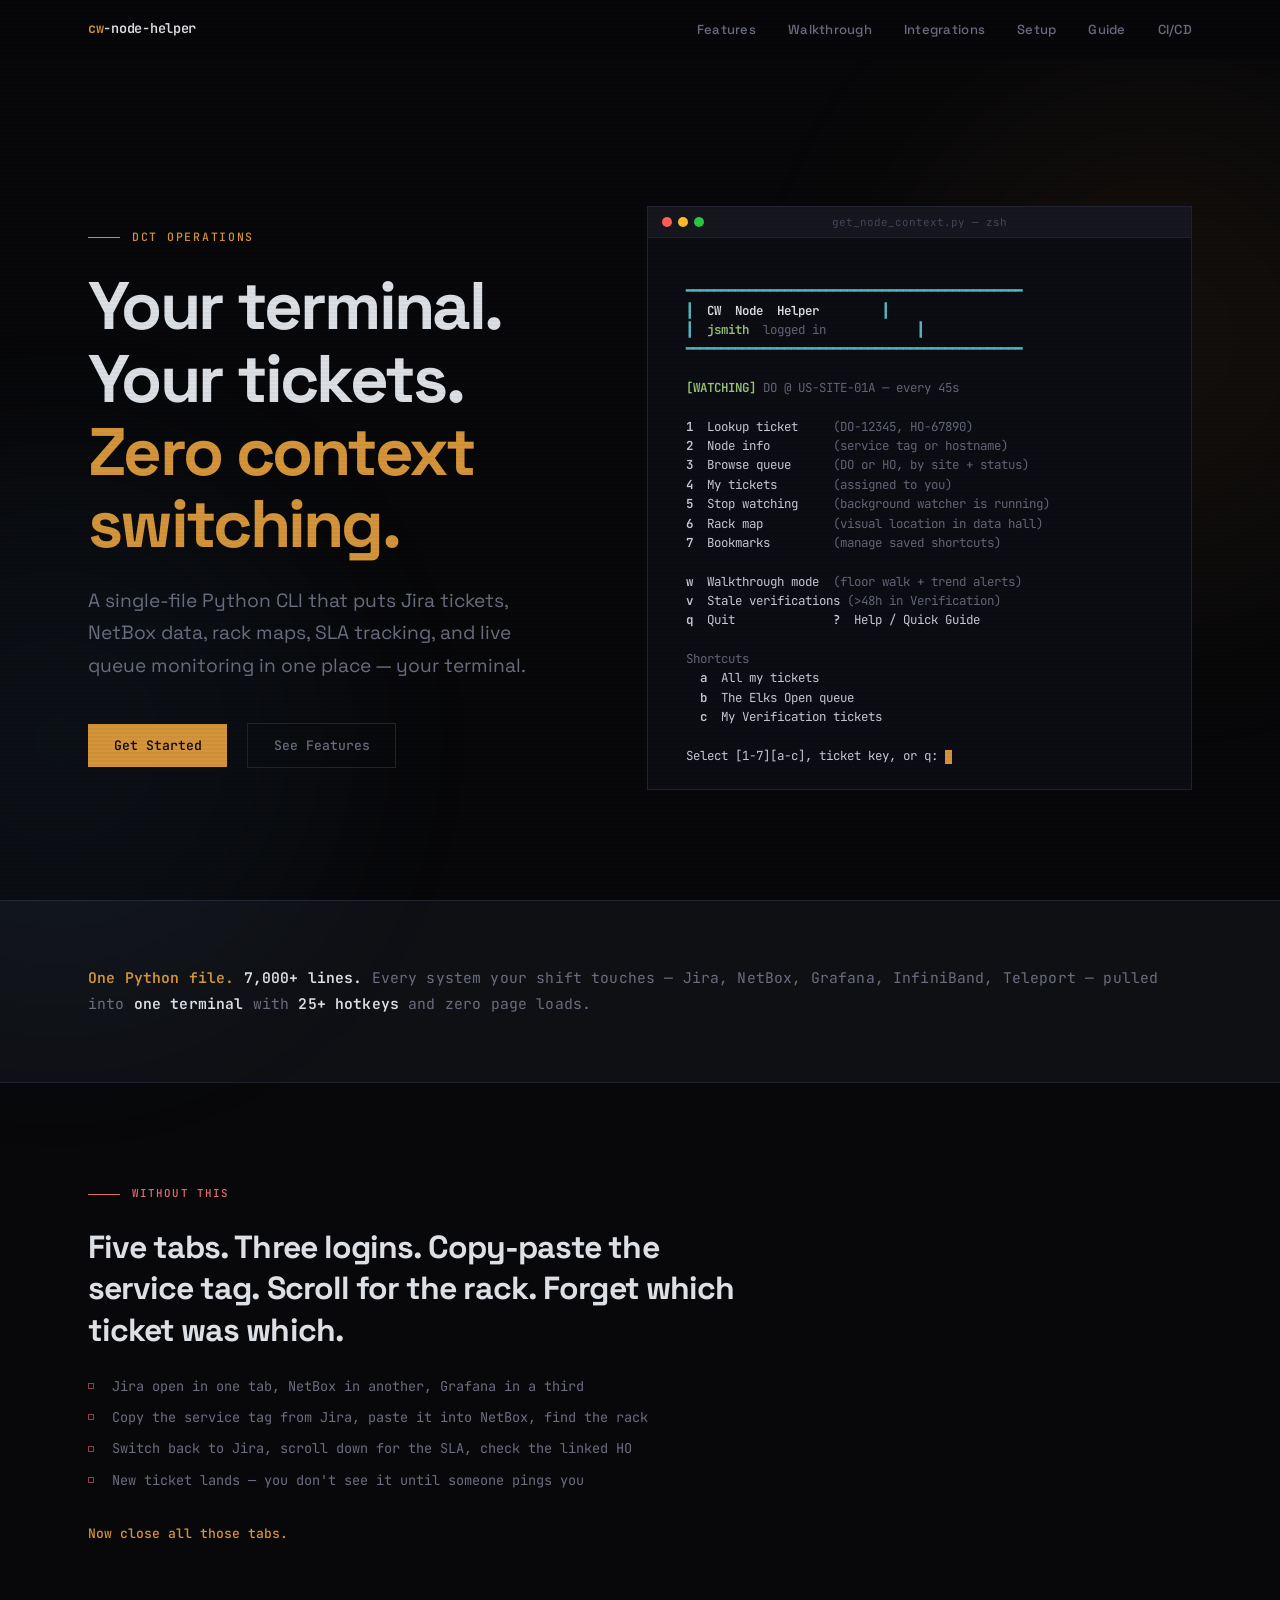
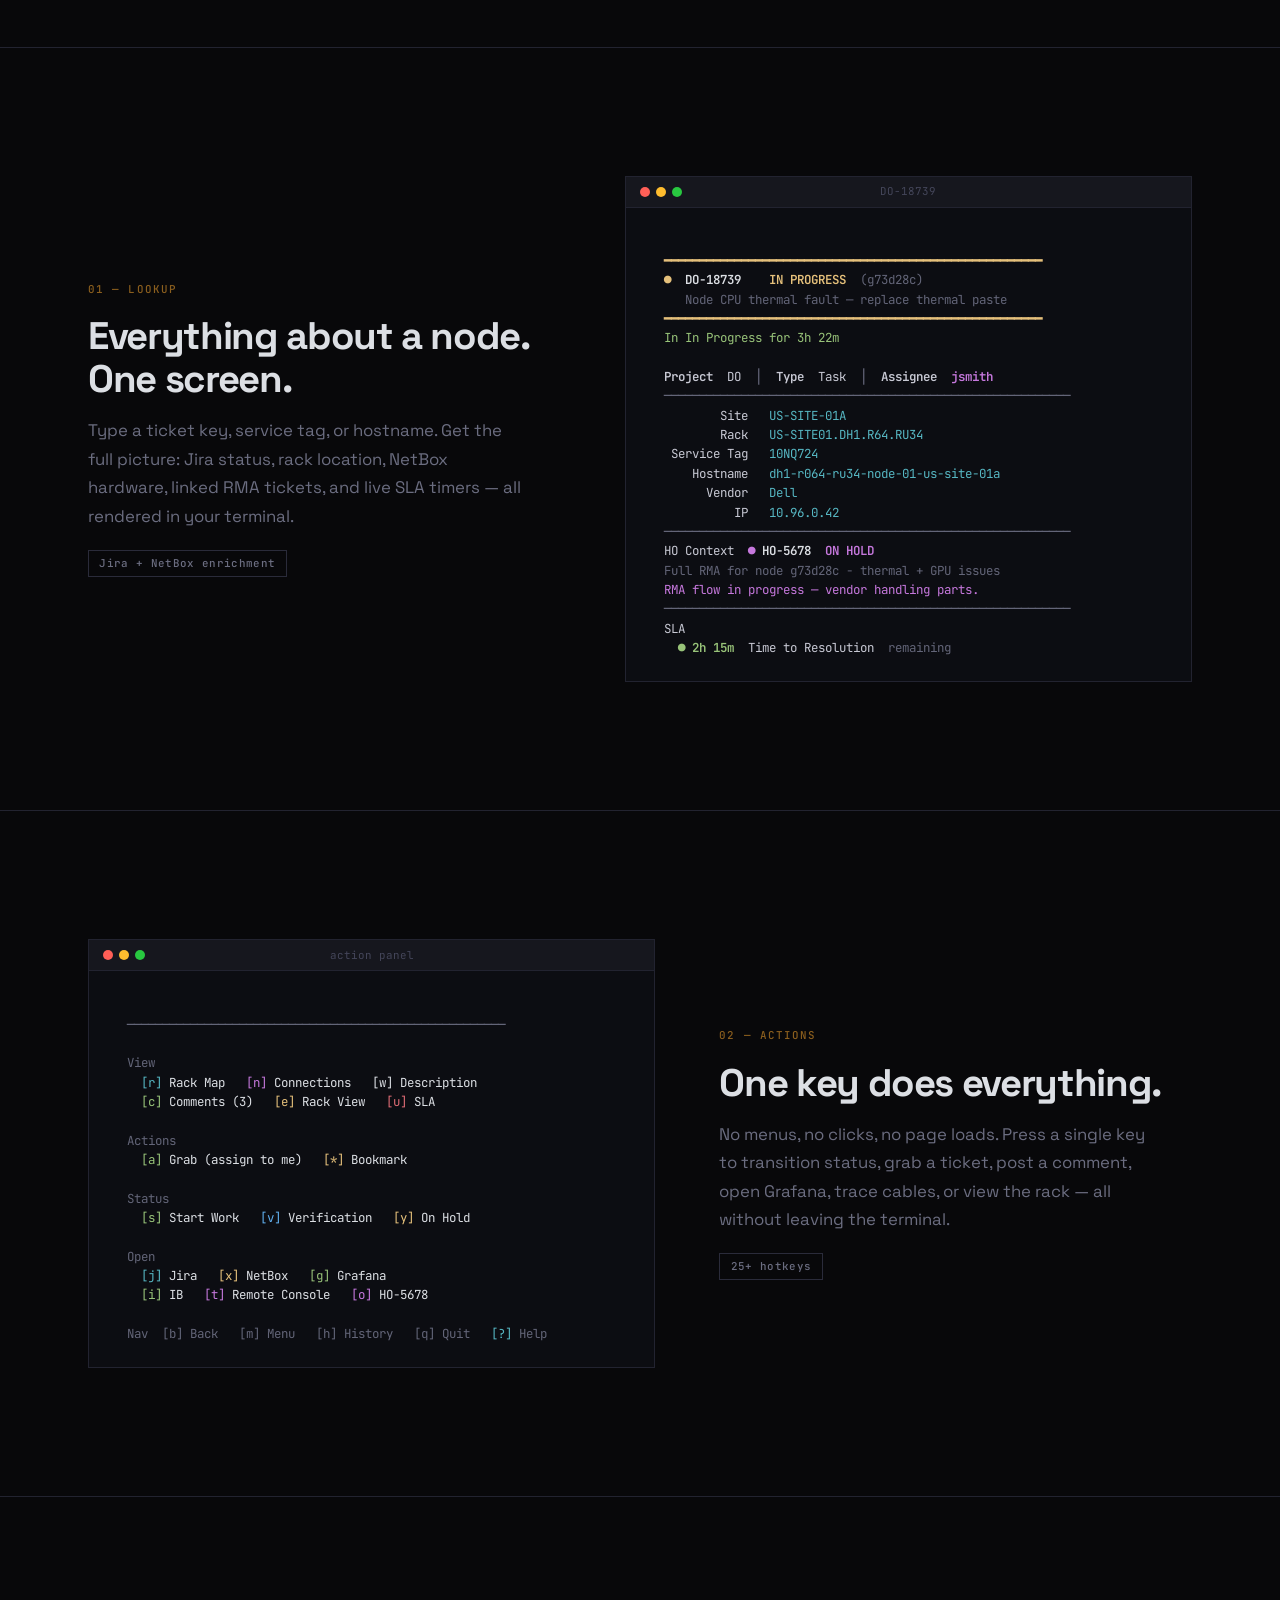
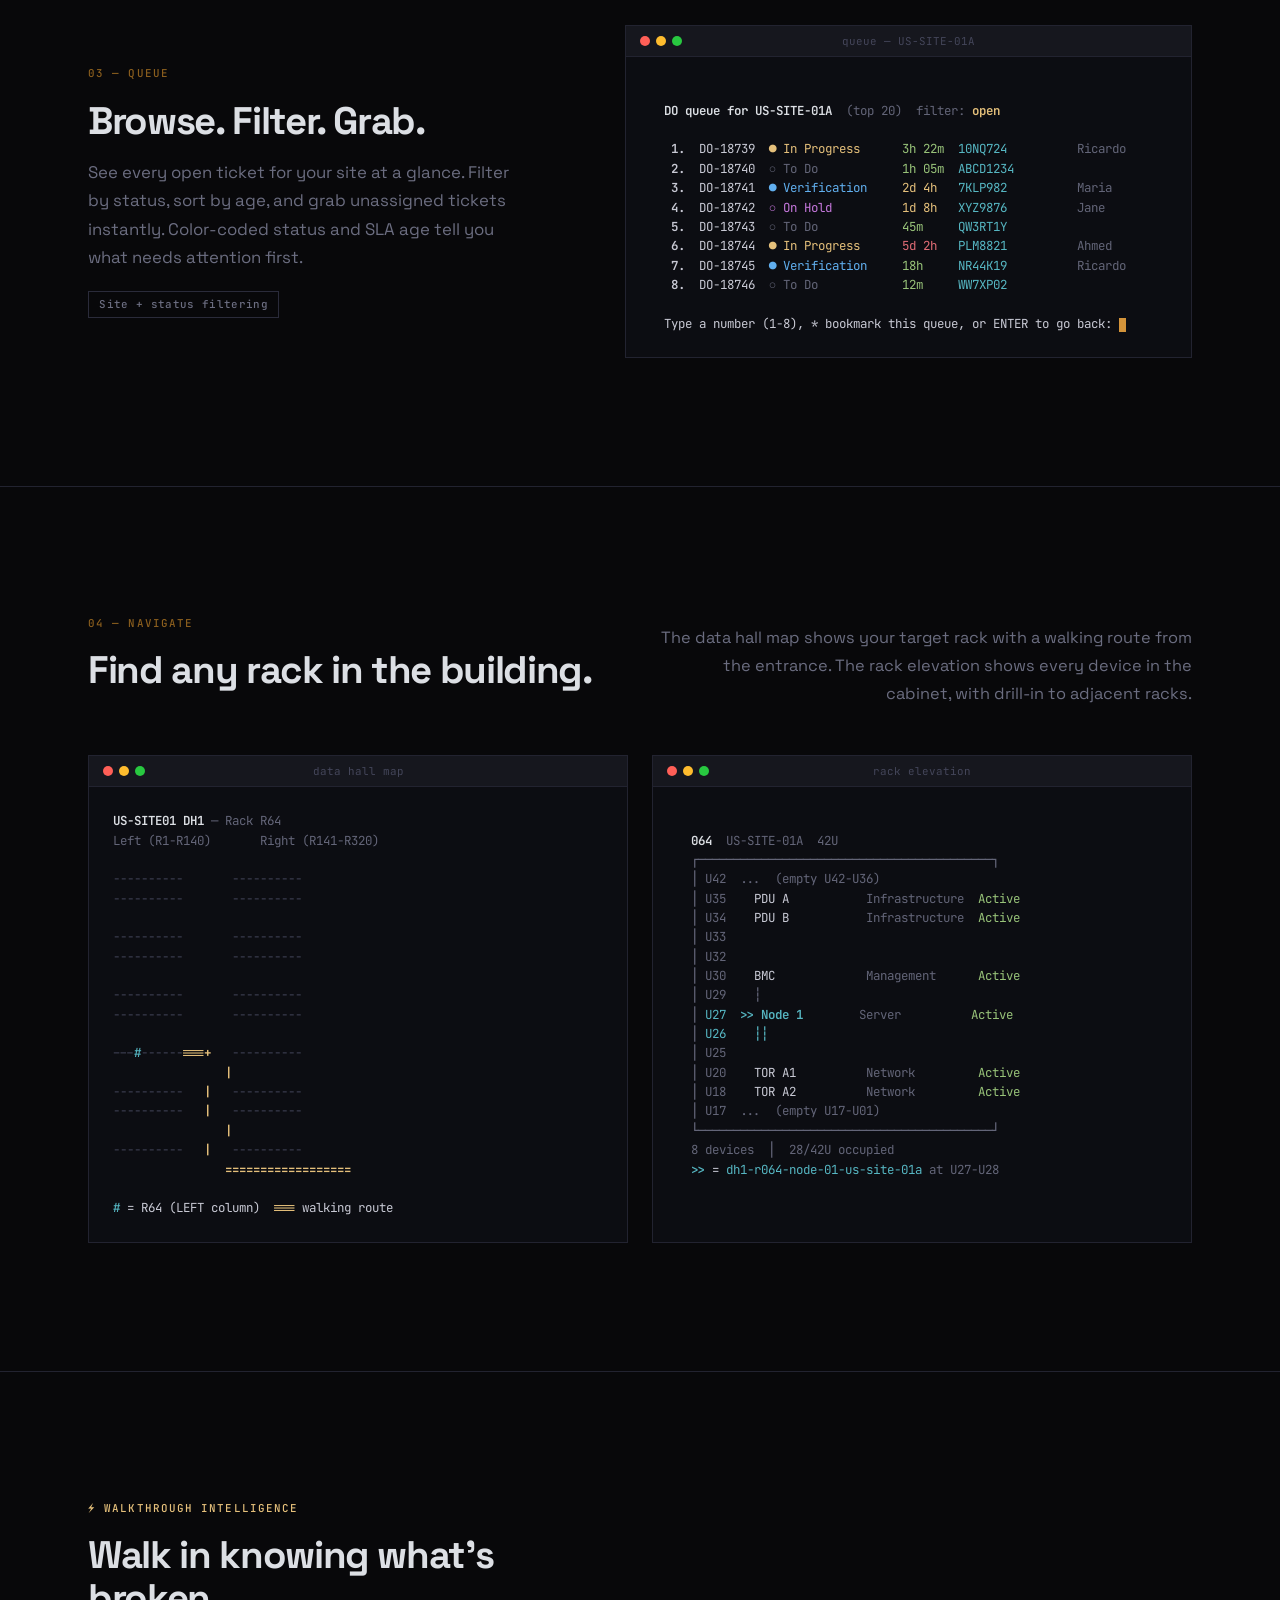
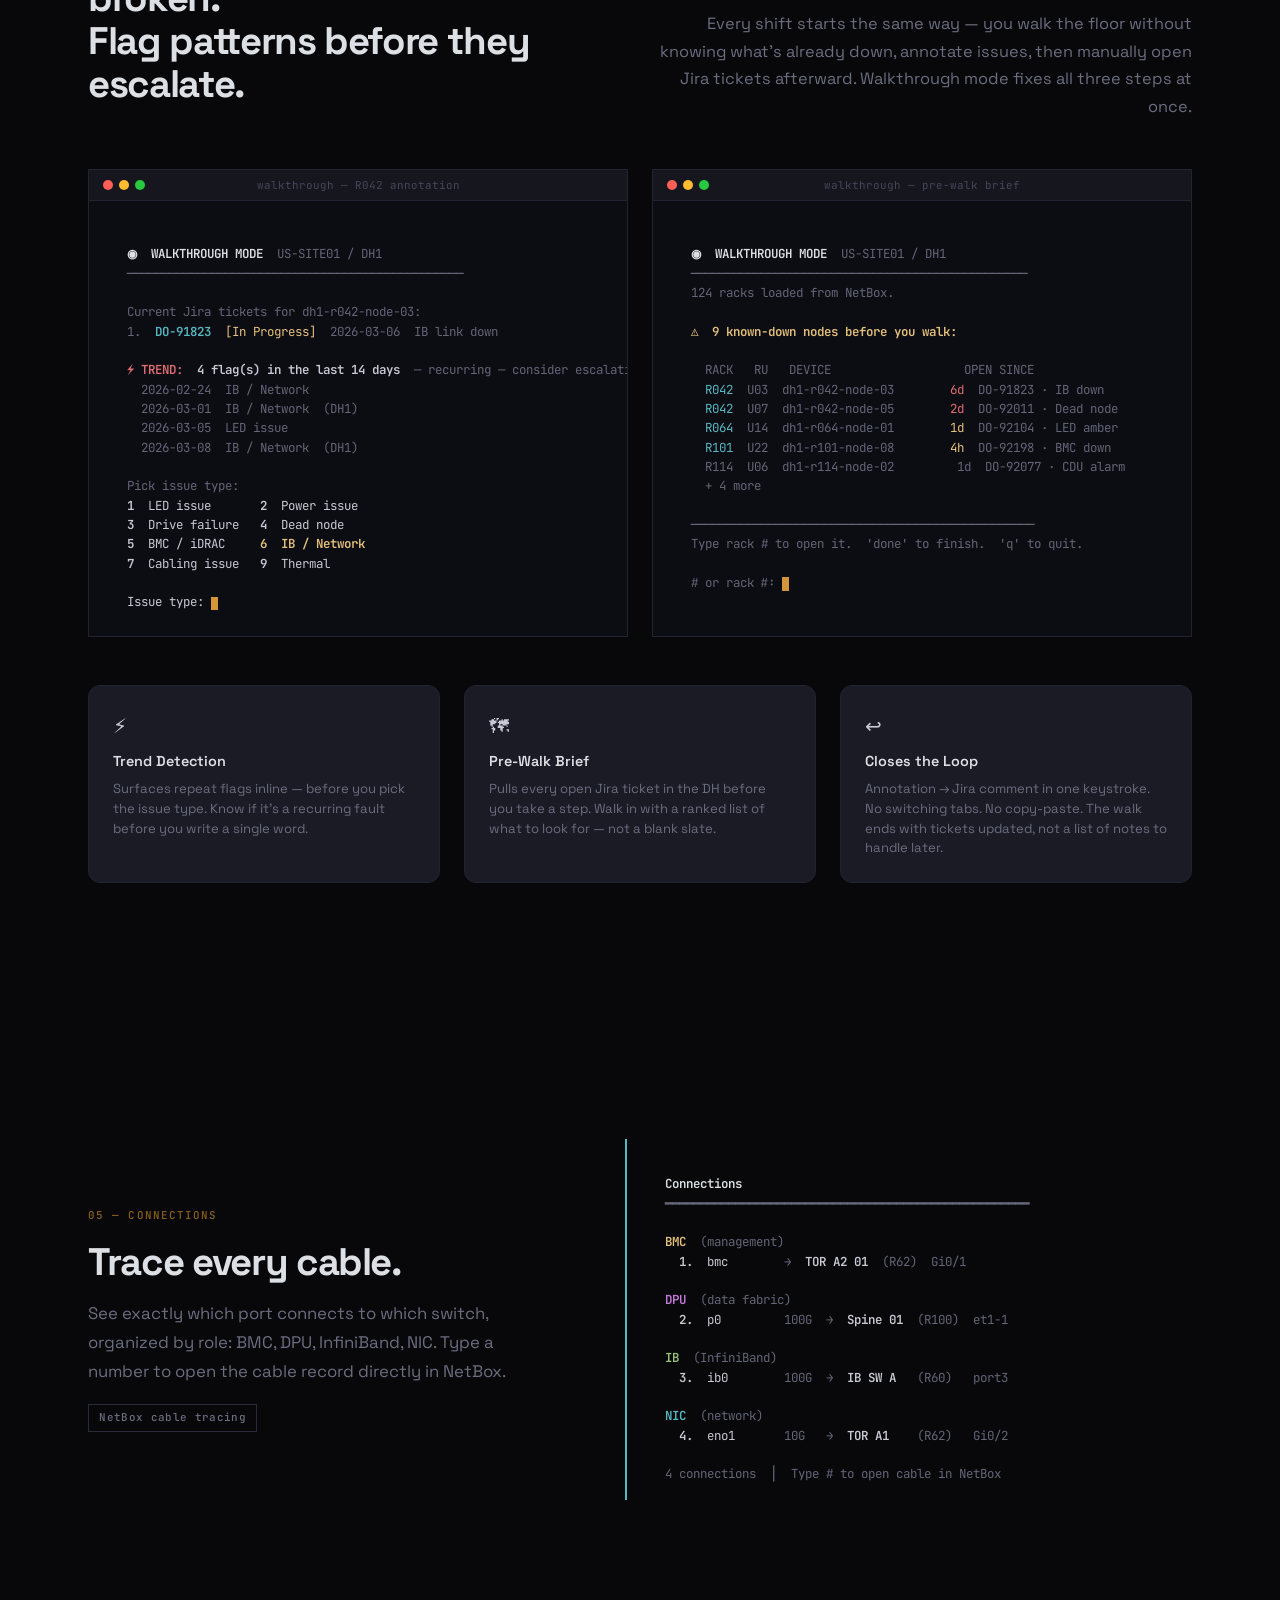
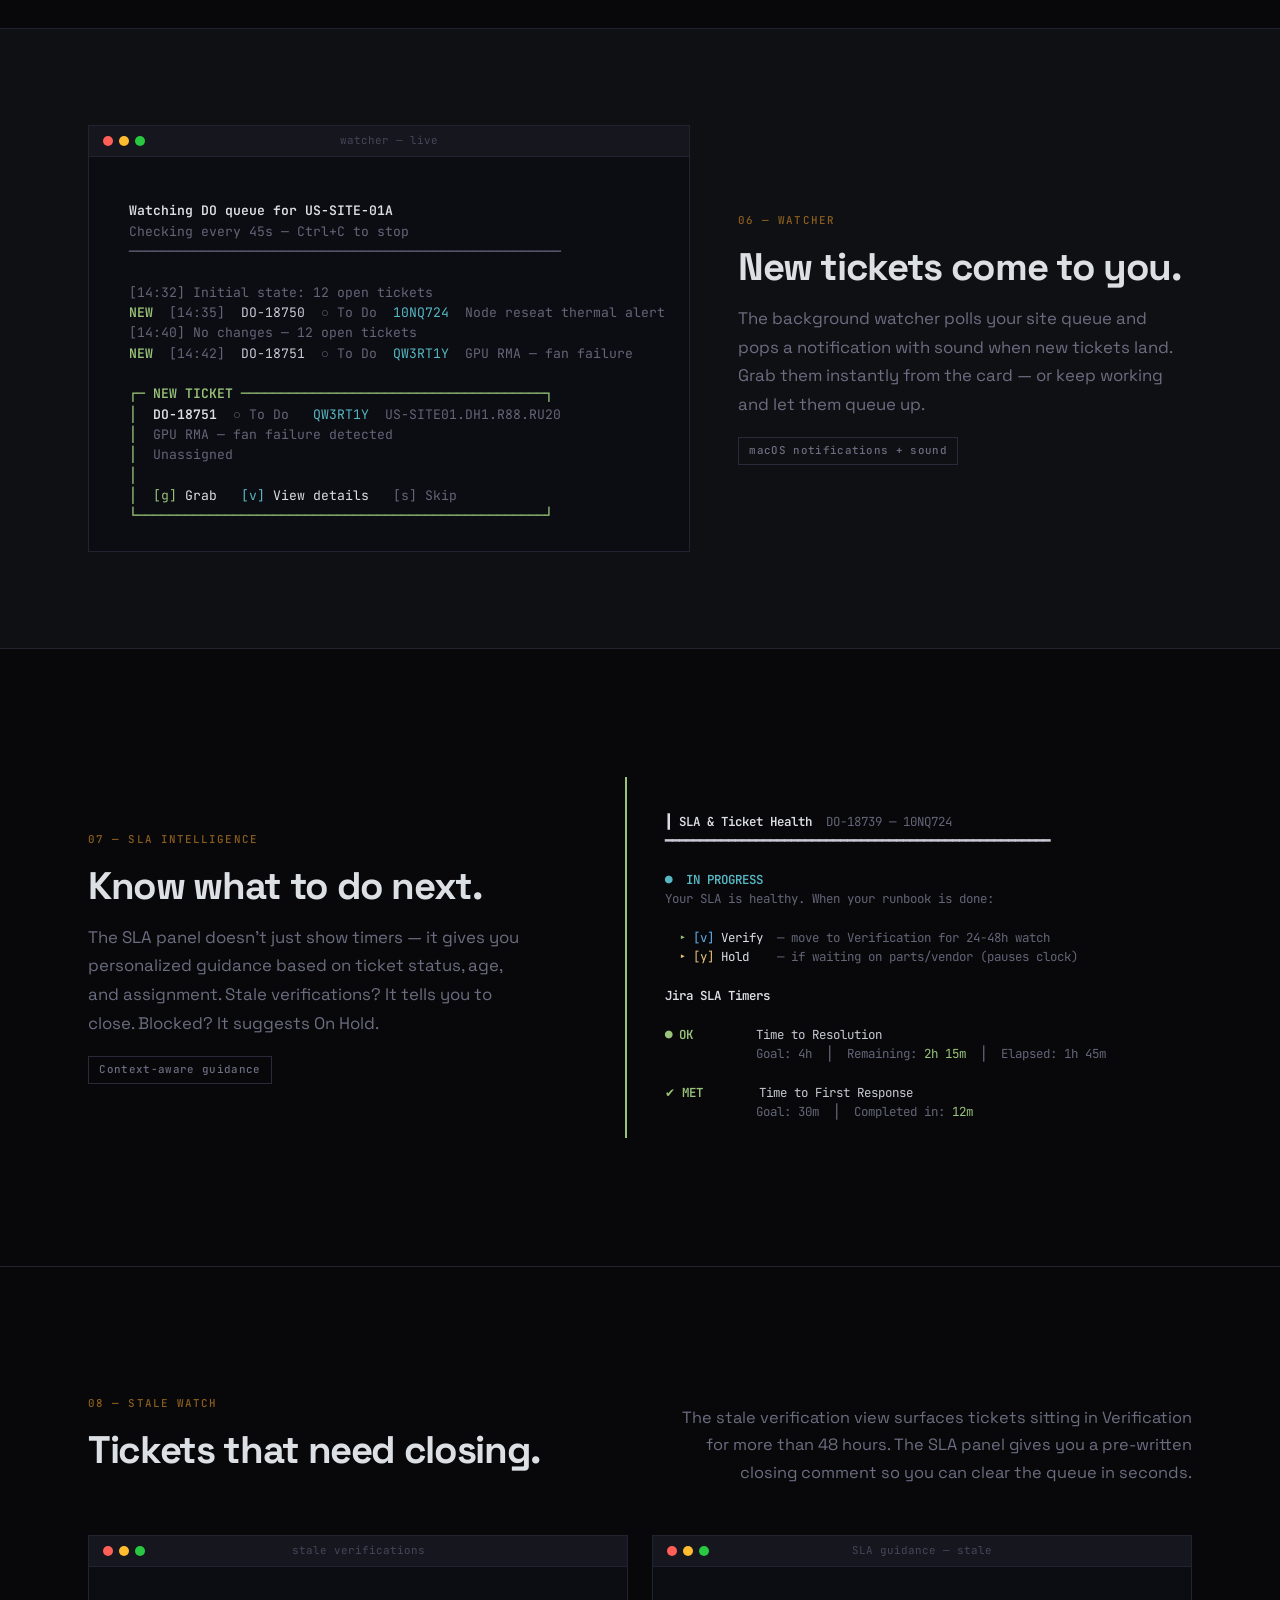
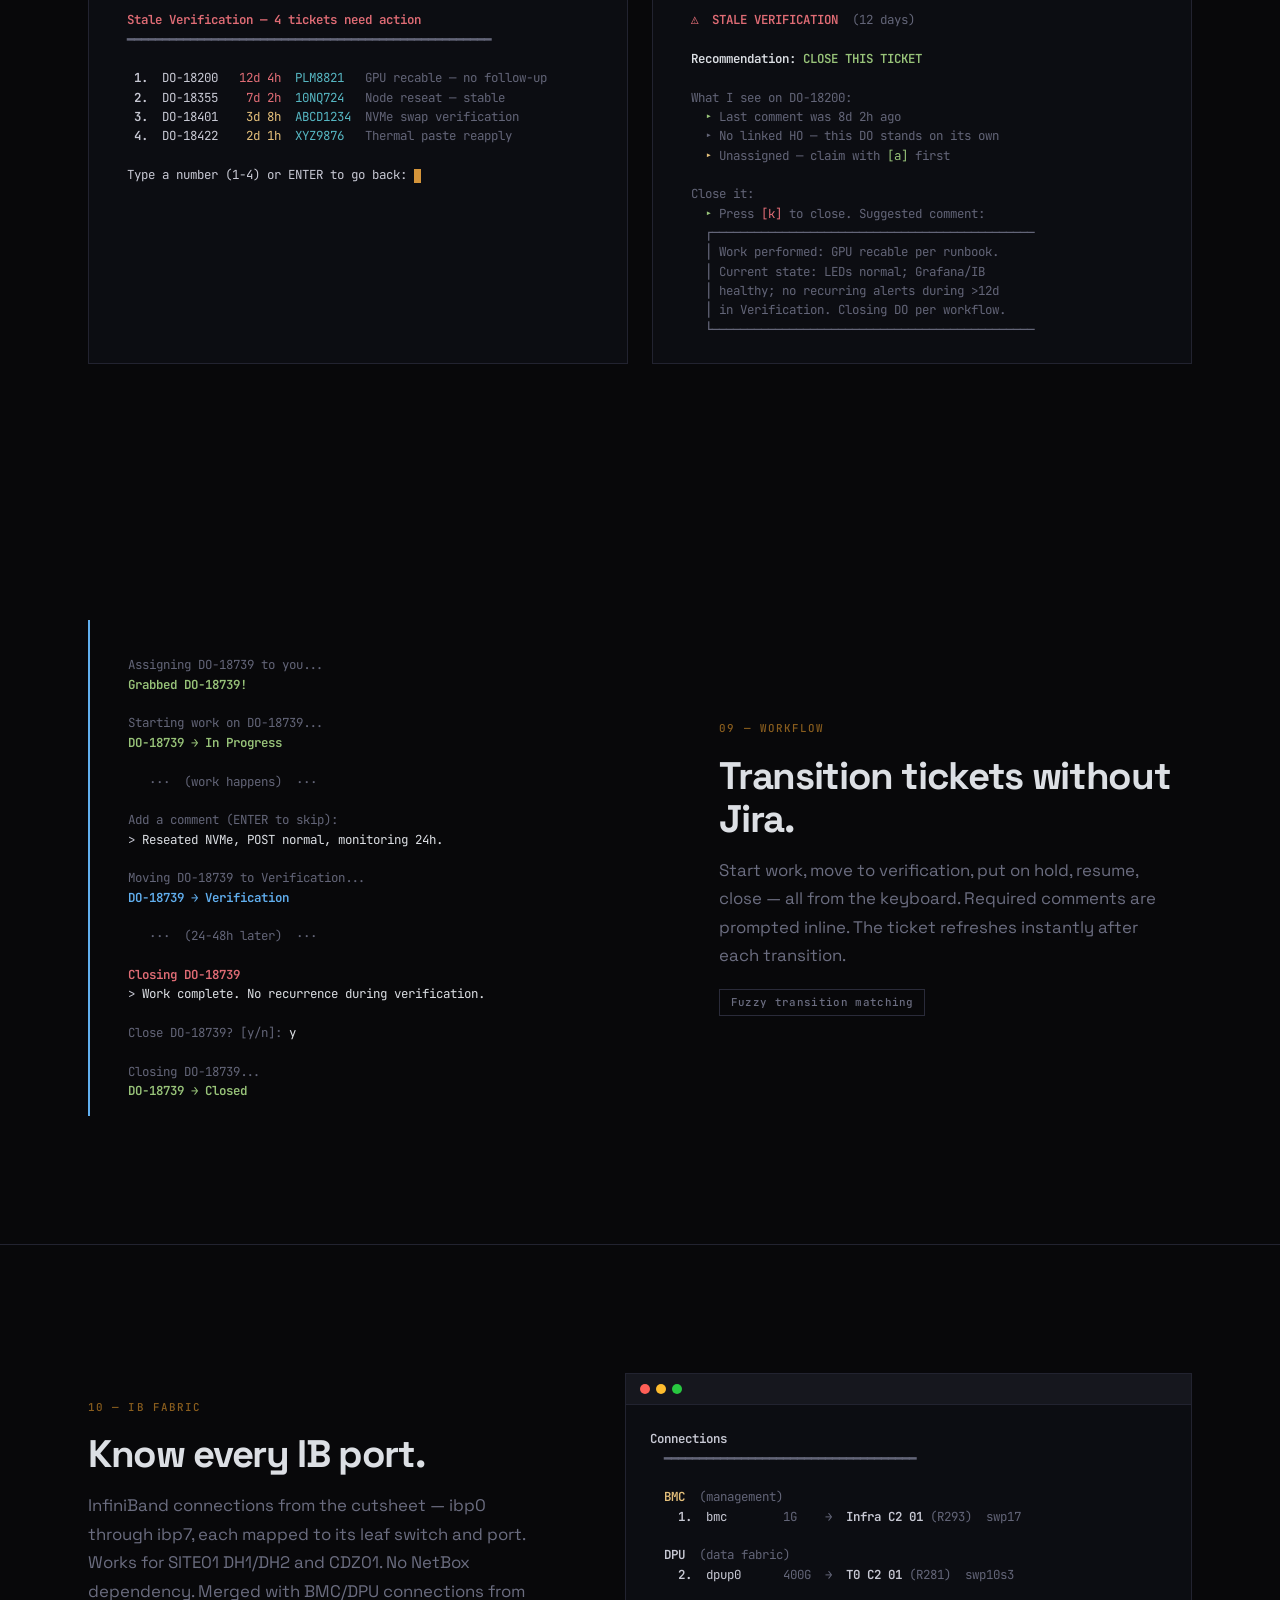
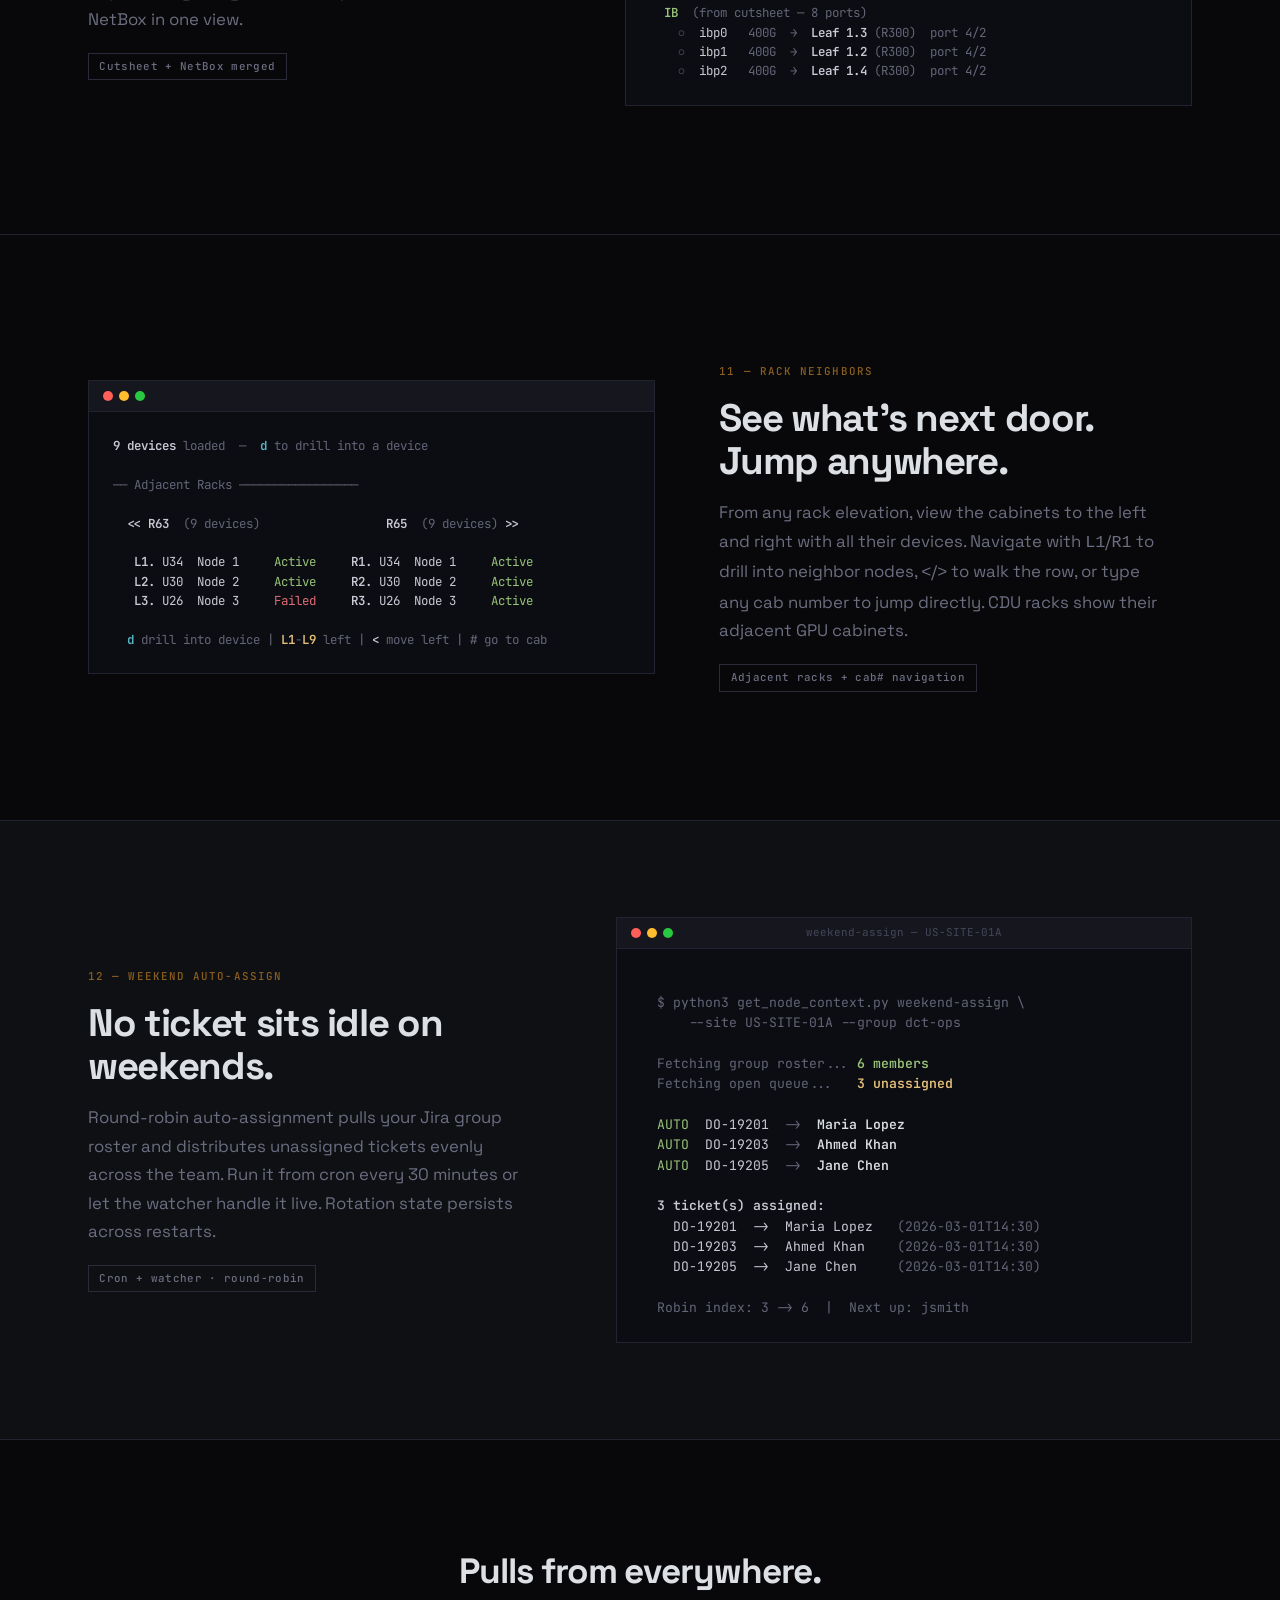
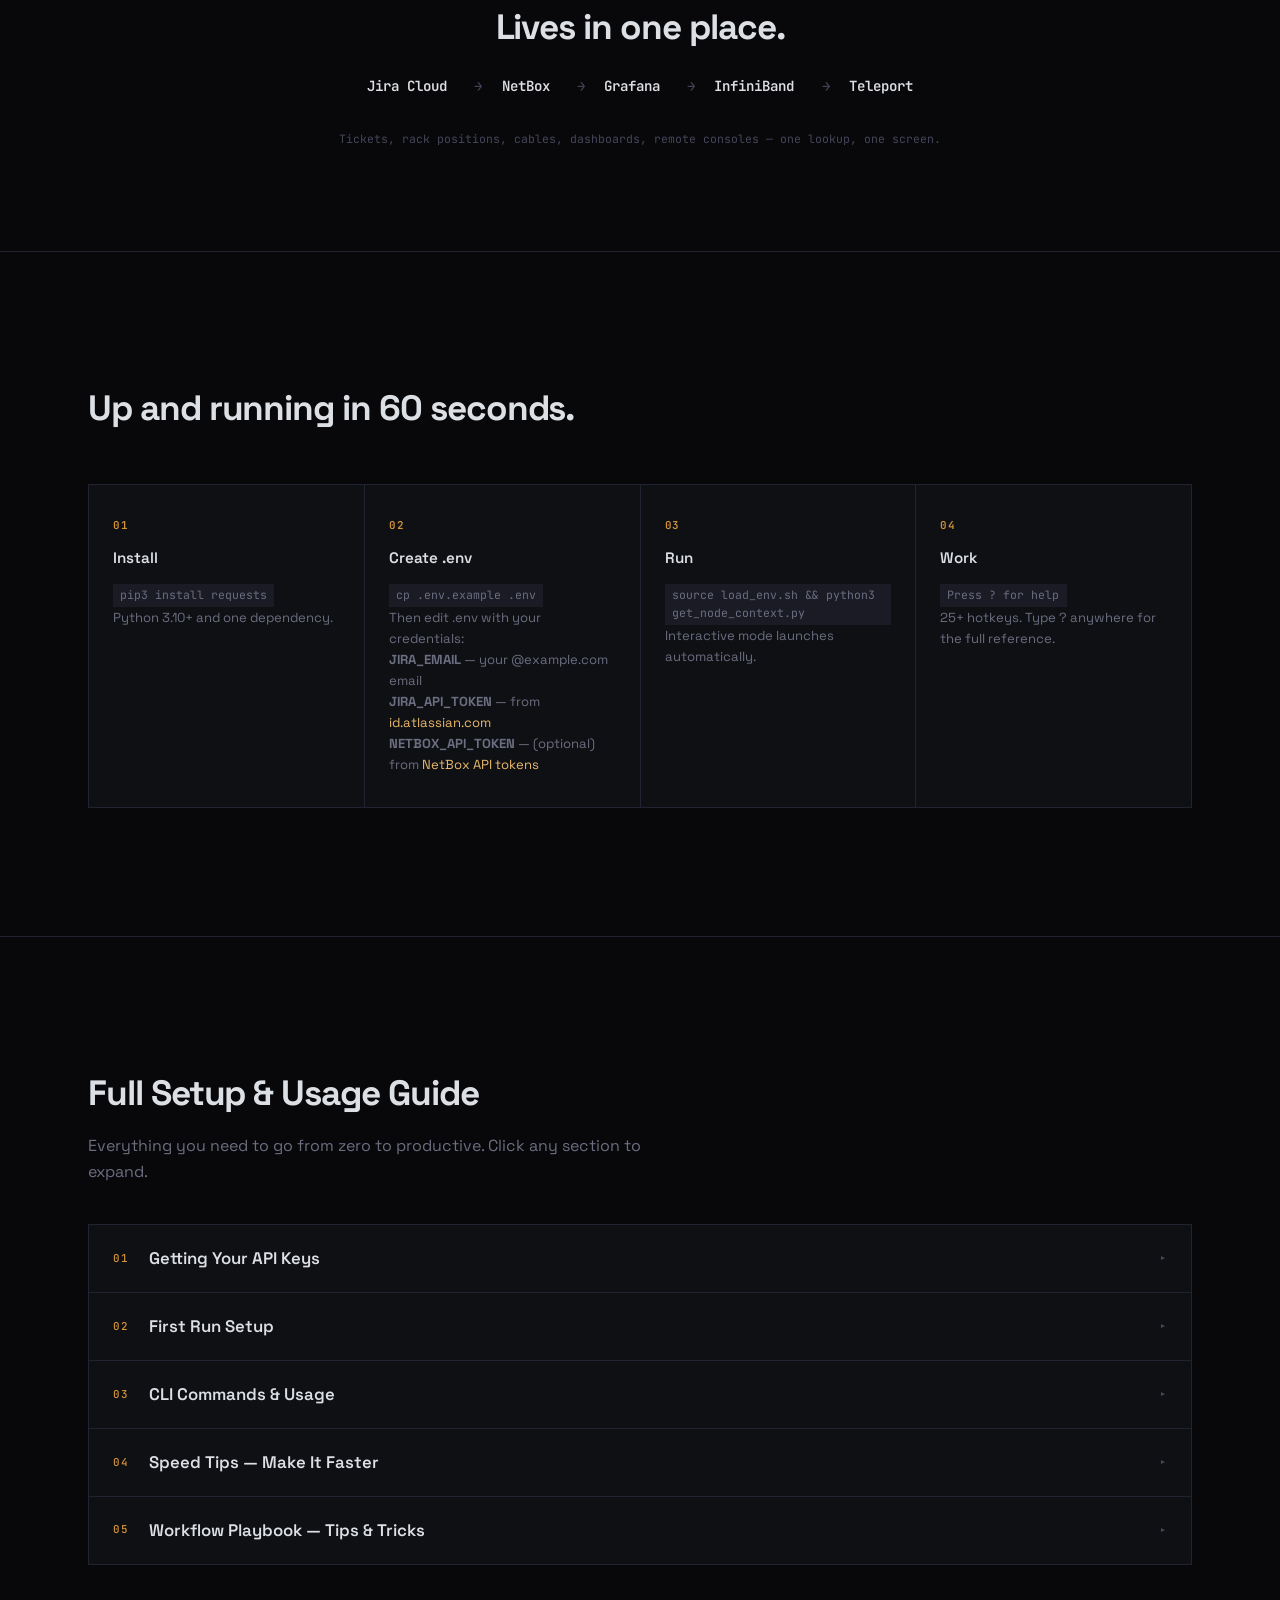
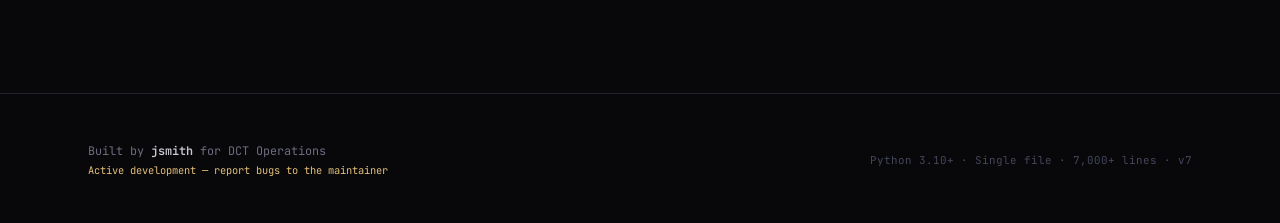
<file: site/index.html>
<!DOCTYPE html>
<html lang="en">
<head>
<meta charset="UTF-8">
<meta name="viewport" content="width=device-width, initial-scale=1.0">
<meta name="theme-color" content="#08080a">
<title>CW Node Helper — DCT Operations</title>
<link rel="preconnect" href="https://fonts.googleapis.com">
<link rel="preconnect" href="https://fonts.gstatic.com" crossorigin>
<link href="https://fonts.googleapis.com/css2?family=JetBrains+Mono:wght@400;500;600&family=Space+Grotesk:wght@400;500;600;700&display=swap" rel="stylesheet">
<style>
/* ------------------------------------------------------------------ */
/*  RESET & BASE                                                      */
/* ------------------------------------------------------------------ */
*, *::before, *::after { margin: 0; padding: 0; box-sizing: border-box; }

:root {
  --bg:        #08080a;
  --bg-raised: #0f1014;
  --surface:   #1a1b24;
  --border:    #222330;
  --border-lt: #2a2b3a;

  --text:      #c8c9d4;
  --text-dim:  #6b6d80;
  --text-mute: #44465a;

  /* Accent — warm amber, like CRT phosphor */
  --accent:    #d4943a;
  --accent-lt: #e8b86a;
  --accent-dk: #8a5e1e;

  /* ANSI palette — faithful to the actual app */
  --ansi-red:     #e06c75;
  --ansi-green:   #98c379;
  --ansi-yellow:  #e5c07b;
  --ansi-blue:    #61afef;
  --ansi-magenta: #c678dd;
  --ansi-cyan:    #56b6c2;
  --ansi-white:   #dcdfe4;
  --ansi-dim:     #636578;

  /* Terminal surfaces */
  --bg-terminal:        #0c0d12;
  --bg-terminal-chrome: #16171e;

  --font-body: 'Space Grotesk', system-ui, sans-serif;
  --font-mono: 'JetBrains Mono', 'SF Mono', 'Cascadia Code', monospace;

  --ease-out: cubic-bezier(0.16, 1, 0.3, 1);
}

html {
  font-size: 16px;
  scroll-behavior: smooth;
  -webkit-font-smoothing: antialiased;
  -moz-osx-font-smoothing: grayscale;
}

body {
  background: var(--bg);
  color: var(--text);
  font-family: var(--font-body);
  line-height: 1.6;
  overflow-x: hidden;
}

::selection {
  background: var(--accent-dk);
  color: var(--ansi-white);
}

a { color: var(--accent-lt); text-decoration: none; }
a:hover { color: var(--accent); }

/* ------------------------------------------------------------------ */
/*  SCANLINE OVERLAY — subtle CRT texture                             */
/* ------------------------------------------------------------------ */
body::before {
  content: '';
  position: fixed;
  inset: 0;
  background: repeating-linear-gradient(
    0deg,
    transparent,
    transparent 2px,
    rgba(0,0,0,0.03) 2px,
    rgba(0,0,0,0.03) 4px
  );
  pointer-events: none;
  z-index: 9999;
  will-change: transform;
}

/* ------------------------------------------------------------------ */
/*  LAYOUT                                                            */
/* ------------------------------------------------------------------ */
.wrap {
  max-width: 1200px;
  margin: 0 auto;
  padding: 0 clamp(1.5rem, 4vw, 3rem);
}

/* ------------------------------------------------------------------ */
/*  NAV                                                               */
/* ------------------------------------------------------------------ */
nav {
  position: fixed;
  top: 0;
  left: 0;
  right: 0;
  z-index: 100;
  padding: 1rem 0;
  background: color-mix(in srgb, var(--bg) 85%, transparent);
  backdrop-filter: blur(16px);
  border-bottom: 1px solid transparent;
  transition: border-color 0.4s;
}

nav.scrolled { border-bottom-color: var(--border); }

nav .wrap {
  display: flex;
  align-items: center;
  justify-content: space-between;
}

.nav-brand {
  font-family: var(--font-mono);
  font-weight: 600;
  font-size: 0.85rem;
  color: var(--ansi-white);
  letter-spacing: -0.02em;
}

.nav-brand span { color: var(--accent); }

.nav-links {
  display: flex;
  gap: 2rem;
  list-style: none;
}

.nav-links a {
  font-size: 0.82rem;
  color: var(--text-dim);
  font-weight: 500;
  letter-spacing: 0.02em;
  transition: color 0.2s;
}

.nav-links a:hover { color: var(--text); }

@media (max-width: 640px) {
  .nav-links { display: none; }
}

/* ------------------------------------------------------------------ */
/*  HERO                                                              */
/* ------------------------------------------------------------------ */
.hero {
  min-height: 100vh;
  display: flex;
  flex-direction: column;
  justify-content: center;
  padding-top: 6rem;
  position: relative;
}

.hero-grid {
  display: grid;
  grid-template-columns: 1fr 1.1fr;
  gap: clamp(2rem, 5vw, 5rem);
  align-items: center;
}

@media (max-width: 900px) {
  .hero-grid {
    grid-template-columns: 1fr;
    text-align: center;
  }
}

.hero-text { position: relative; }

.hero-label {
  font-family: var(--font-mono);
  font-size: 0.72rem;
  font-weight: 500;
  color: var(--accent);
  letter-spacing: 0.15em;
  text-transform: uppercase;
  margin-bottom: 1.5rem;
  display: flex;
  align-items: center;
  gap: 0.75rem;
}

@media (max-width: 900px) {
  .hero-label { justify-content: center; }
}

.hero-label::before {
  content: '';
  width: 2rem;
  height: 1px;
  background: var(--accent);
}

h1 {
  font-family: var(--font-body);
  font-size: clamp(2.6rem, 5.5vw, 4.2rem);
  font-weight: 700;
  line-height: 1.08;
  letter-spacing: -0.04em;
  color: var(--ansi-white);
  margin-bottom: 1.5rem;
}

h1 .hl {
  color: var(--accent);
  position: relative;
}

.hero-sub {
  font-size: clamp(1rem, 1.8vw, 1.2rem);
  color: var(--text-dim);
  line-height: 1.7;
  max-width: 480px;
  margin-bottom: 2.5rem;
  font-weight: 400;
}

@media (max-width: 900px) {
  .hero-sub { margin-left: auto; margin-right: auto; }
}

.hero-cta,
.hero-cta-secondary {
  display: inline-flex;
  align-items: center;
  gap: 0.6rem;
  font-family: var(--font-mono);
  font-size: 0.82rem;
  font-weight: 500;
  padding: 0.7rem 1.6rem;
  text-decoration: none;
}

.hero-cta {
  color: var(--bg);
  background: var(--accent);
  border: none;
  cursor: pointer;
  transition: background 0.3s var(--ease-out), color 0.3s var(--ease-out), transform 0.3s var(--ease-out);
}

.hero-cta:hover {
  background: var(--accent-lt);
  color: var(--bg);
  transform: translateY(-1px);
}

.hero-cta-secondary {
  color: var(--text-dim);
  border: 1px solid var(--border);
  margin-left: 1rem;
  transition: border-color 0.3s var(--ease-out), color 0.3s var(--ease-out);
}

.hero-cta-secondary:hover {
  border-color: var(--text-dim);
  color: var(--text);
}

/* ------------------------------------------------------------------ */
/*  TERMINAL WINDOW                                                   */
/* ------------------------------------------------------------------ */
.terminal {
  background: var(--bg-terminal);
  border: 1px solid var(--border);
  overflow: hidden;
  font-family: var(--font-mono);
  font-size: clamp(0.62rem, 1.1vw, 0.78rem);
  line-height: 1.55;
  position: relative;
}

.terminal-chrome {
  display: flex;
  align-items: center;
  gap: 6px;
  padding: 10px 14px;
  background: var(--bg-terminal-chrome);
  border-bottom: 1px solid var(--border);
  position: relative;
}

.terminal-dot {
  width: 10px;
  height: 10px;
  border-radius: 50%;
}

.terminal-dot.r { background: #ff5f57; }
.terminal-dot.y { background: #febc2e; }
.terminal-dot.g { background: #28c840; }

.terminal-title {
  position: absolute;
  left: 50%;
  transform: translateX(-50%);
  font-size: 0.68rem;
  color: var(--text-mute);
  font-weight: 400;
  white-space: nowrap;
}

.terminal-body {
  padding: clamp(1rem, 2vw, 1.5rem);
  overflow-x: auto;
  white-space: pre;
  color: var(--text);
}

/* Glow effect on terminal hover */
.terminal::after {
  content: '';
  position: absolute;
  inset: -1px;
  border: 1px solid transparent;
  pointer-events: none;
  transition: border-color 0.4s;
}

.terminal:hover::after {
  border-color: color-mix(in srgb, var(--accent) 15%, transparent);
}

/* ANSI color classes */
.t-bold   { font-weight: 600; }
.t-dim    { color: var(--ansi-dim); }
.t-red    { color: var(--ansi-red); }
.t-green  { color: var(--ansi-green); }
.t-yellow { color: var(--ansi-yellow); }
.t-blue   { color: var(--ansi-blue); }
.t-mag    { color: var(--ansi-magenta); }
.t-cyan   { color: var(--ansi-cyan); }
.t-white  { color: var(--ansi-white); }

/* Blinking cursor */
.cursor {
  display: inline-block;
  width: 0.55em;
  height: 1.1em;
  background: var(--accent);
  vertical-align: text-bottom;
  animation: blink 1s step-end infinite;
  animation-play-state: paused;
}

.visible .cursor,
.hero .cursor {
  animation-play-state: running;
}

@keyframes blink {
  50% { opacity: 0; }
}

/* ------------------------------------------------------------------ */
/*  PITCH BAR                                                         */
/* ------------------------------------------------------------------ */
.pitch-bar {
  border-top: 1px solid var(--border);
  border-bottom: 1px solid var(--border);
  padding: clamp(2.5rem, 5vw, 4rem) 0;
  background: var(--bg-raised);
}

.pitch-statement {
  font-family: var(--font-mono);
  font-size: clamp(0.78rem, 1.3vw, 0.92rem);
  color: var(--text-dim);
  line-height: 1.8;
  letter-spacing: 0.01em;
}

.pitch-statement strong {
  color: var(--ansi-white);
  font-weight: 600;
}

.pitch-statement .pitch-accent {
  color: var(--accent);
  font-weight: 600;
}

/* ------------------------------------------------------------------ */
/*  PROBLEM SECTION                                                   */
/* ------------------------------------------------------------------ */
.problem {
  padding: clamp(4rem, 8vw, 7rem) 0;
  border-bottom: 1px solid var(--border);
}

.problem-text {
  max-width: 680px;
}

.problem-label {
  font-family: var(--font-mono);
  font-size: 0.68rem;
  font-weight: 500;
  color: var(--ansi-red);
  letter-spacing: 0.1em;
  text-transform: uppercase;
  margin-bottom: 1.5rem;
  display: flex;
  align-items: center;
  gap: 0.75rem;
}

.problem-label::before {
  content: '';
  width: 2rem;
  height: 1px;
  background: var(--ansi-red);
}

.problem h2 {
  font-family: var(--font-body);
  font-size: clamp(1.4rem, 2.8vw, 2rem);
  font-weight: 700;
  line-height: 1.3;
  letter-spacing: -0.03em;
  color: var(--ansi-white);
  margin-bottom: 1.5rem;
}

.problem-list {
  list-style: none;
  display: flex;
  flex-direction: column;
  gap: 0.6rem;
}

.problem-list li {
  font-family: var(--font-mono);
  font-size: clamp(0.76rem, 1.2vw, 0.85rem);
  color: var(--text-dim);
  padding-left: 1.5rem;
  position: relative;
  line-height: 1.6;
}

.problem-list li::before {
  content: '';
  position: absolute;
  left: 0;
  top: 0.55em;
  width: 6px;
  height: 6px;
  border: 1px solid var(--ansi-red);
  opacity: 0.6;
}

.problem-then {
  margin-top: 2rem;
  font-family: var(--font-mono);
  font-size: 0.82rem;
  color: var(--accent);
  font-weight: 500;
}

/* ------------------------------------------------------------------ */
/*  FEATURE SECTIONS                                                  */
/* ------------------------------------------------------------------ */
.feature {
  padding: clamp(5rem, 10vw, 9rem) 0;
}

.feature + .feature {
  border-top: 1px solid var(--border);
}

.feature-grid {
  display: grid;
  grid-template-columns: 1fr 1.2fr;
  gap: clamp(2.5rem, 5vw, 5rem);
  align-items: center;
}

.feature-grid.reverse {
  grid-template-columns: 1.2fr 1fr;
}

.feature-grid.reverse .feature-text { order: 2; }
.feature-grid.reverse .feature-visual { order: 1; }

@media (max-width: 900px) {
  .feature-grid,
  .feature-grid.reverse {
    grid-template-columns: 1fr;
  }
  .feature-grid.reverse .feature-text { order: 1; }
  .feature-grid.reverse .feature-visual { order: 2; }
}

.feature-num {
  font-family: var(--font-mono);
  font-size: 0.68rem;
  font-weight: 500;
  color: var(--accent-dk);
  letter-spacing: 0.1em;
  text-transform: uppercase;
  margin-bottom: 1rem;
}

.feature h2,
.feature-wide h2 {
  font-family: var(--font-body);
  font-size: clamp(1.6rem, 3.2vw, 2.4rem);
  font-weight: 700;
  line-height: 1.12;
  letter-spacing: -0.035em;
  color: var(--ansi-white);
  margin-bottom: 1rem;
}

.feature p {
  color: var(--text-dim);
  font-size: clamp(0.9rem, 1.4vw, 1.05rem);
  line-height: 1.7;
  max-width: 440px;
}

.feature-tag {
  display: inline-block;
  font-family: var(--font-mono);
  font-size: 0.68rem;
  font-weight: 500;
  padding: 0.25rem 0.65rem;
  border: 1px solid var(--border-lt);
  color: var(--text-dim);
  margin-top: 1.2rem;
  letter-spacing: 0.03em;
}

/* ------------------------------------------------------------------ */
/*  WIDE FEATURE (full-width terminal)                                */
/* ------------------------------------------------------------------ */
.feature-wide {
  padding: clamp(5rem, 10vw, 9rem) 0;
  border-top: 1px solid var(--border);
}

.feature-wide-header {
  display: grid;
  grid-template-columns: 1fr 1fr;
  gap: 2rem;
  margin-bottom: 3rem;
  align-items: end;
}

@media (max-width: 700px) {
  .feature-wide-header { grid-template-columns: 1fr; }
}

.feature-wide-header p {
  color: var(--text-dim);
  font-size: clamp(0.9rem, 1.4vw, 1.02rem);
  line-height: 1.7;
  text-align: right;
}

@media (max-width: 700px) {
  .feature-wide-header p { text-align: left; }
}

/* ------------------------------------------------------------------ */
/*  DUAL TERMINAL (side by side)                                      */
/* ------------------------------------------------------------------ */
.dual-terminal {
  display: grid;
  grid-template-columns: 1fr 1fr;
  gap: 1.5rem;
}

@media (max-width: 800px) {
  .dual-terminal { grid-template-columns: 1fr; }
}

/* ------------------------------------------------------------------ */
/*  INTEGRATIONS                                                      */
/* ------------------------------------------------------------------ */
.integrations {
  padding: clamp(4rem, 8vw, 7rem) 0;
  border-top: 1px solid var(--border);
  text-align: center;
}

.integrations h2 {
  font-family: var(--font-body);
  font-size: clamp(1.5rem, 3vw, 2.2rem);
  font-weight: 700;
  letter-spacing: -0.03em;
  color: var(--ansi-white);
  margin-bottom: 0.75rem;
}


/* ------------------------------------------------------------------ */
/*  SETUP                                                             */
/* ------------------------------------------------------------------ */
.setup {
  padding: clamp(5rem, 10vw, 8rem) 0;
  border-top: 1px solid var(--border);
}

.setup h2 {
  font-family: var(--font-body);
  font-size: clamp(1.5rem, 3vw, 2.2rem);
  font-weight: 700;
  letter-spacing: -0.03em;
  color: var(--ansi-white);
  margin-bottom: 3rem;
}

.setup-steps {
  display: grid;
  grid-template-columns: repeat(4, 1fr);
  gap: 1px;
  background: var(--border);
  border: 1px solid var(--border);
}

@media (max-width: 800px) {
  .setup-steps { grid-template-columns: 1fr 1fr; }
}

@media (max-width: 480px) {
  .setup-steps { grid-template-columns: 1fr; }
}

.setup-step {
  background: var(--bg-raised);
  padding: 2rem 1.5rem;
}

.setup-step-num {
  font-family: var(--font-mono);
  font-size: 0.68rem;
  font-weight: 600;
  color: var(--accent);
  letter-spacing: 0.08em;
  margin-bottom: 0.75rem;
}

.setup-step h3 {
  font-size: 0.95rem;
  font-weight: 600;
  color: var(--ansi-white);
  margin-bottom: 0.5rem;
}

.setup-step code {
  font-family: var(--font-mono);
  font-size: 0.72rem;
  color: var(--text-dim);
  background: var(--surface);
  padding: 0.15rem 0.45rem;
  display: inline-block;
  margin-top: 0.3rem;
}

.setup-step p {
  font-size: 0.82rem;
  color: var(--text-dim);
  line-height: 1.6;
}

/* ------------------------------------------------------------------ */
/*  FOOTER                                                            */
/* ------------------------------------------------------------------ */
footer {
  padding: 3rem 0;
  border-top: 1px solid var(--border);
}

footer .wrap {
  display: flex;
  justify-content: space-between;
  align-items: center;
  flex-wrap: wrap;
  gap: 1rem;
}

.footer-left {
  font-family: var(--font-mono);
  font-size: 0.74rem;
  color: var(--text-dim);
}

.footer-left strong {
  color: var(--text);
  font-weight: 600;
}

.footer-right {
  font-family: var(--font-mono);
  font-size: 0.68rem;
  color: var(--text-mute);
}

/* ------------------------------------------------------------------ */
/*  SCROLL REVEAL                                                     */
/* ------------------------------------------------------------------ */
.reveal {
  opacity: 0;
  transform: translateY(30px);
  transition: opacity 0.8s var(--ease-out), transform 0.8s var(--ease-out);
}

.reveal.visible {
  opacity: 1;
  transform: translateY(0);
}

.reveal-delay-1 { transition-delay: 0.1s; }
.reveal-delay-2 { transition-delay: 0.2s; }
.reveal-delay-3 { transition-delay: 0.3s; }

/* ------------------------------------------------------------------ */
/*  AMBIENT GLOW                                                      */
/* ------------------------------------------------------------------ */
.glow {
  position: absolute;
  width: 500px;
  height: 500px;
  border-radius: 50%;
  filter: blur(120px);
  opacity: 0.06;
  pointer-events: none;
  will-change: transform;
  contain: layout style;
}

.glow-amber {
  background: var(--accent);
  top: 10%;
  right: -10%;
}

.glow-blue {
  background: var(--ansi-blue);
  bottom: -10%;
  left: -15%;
}

/* ------------------------------------------------------------------ */
/*  CHROMELESS TERMINAL — stripped, left-border accent only            */
/* ------------------------------------------------------------------ */
.terminal--bare {
  background: transparent;
  border: none;
  border-left: 2px solid var(--border-lt);
  overflow: visible;
}

.terminal--bare .terminal-chrome { display: none; }

.terminal--bare .terminal-body {
  padding: clamp(0.75rem, 1.5vw, 1rem) clamp(1rem, 2vw, 1.5rem);
}

.terminal--bare:hover::after { border-color: transparent; }
.terminal--bare::after { display: none; }

.terminal--bare.accent-green  { border-left-color: var(--ansi-green); }
.terminal--bare.accent-cyan   { border-left-color: var(--ansi-cyan); }
.terminal--bare.accent-yellow { border-left-color: var(--ansi-yellow); }
.terminal--bare.accent-red    { border-left-color: var(--ansi-red); }
.terminal--bare.accent-blue   { border-left-color: var(--ansi-blue); }

/* ------------------------------------------------------------------ */
/*  FULL-BLEED FEATURE — breaks the rhythm                            */
/* ------------------------------------------------------------------ */
.feature-bleed {
  padding: clamp(4rem, 8vw, 6rem) 0;
  border-top: 1px solid var(--border);
  background: var(--bg-raised);
  position: relative;
}

.feature-bleed .feature-grid {
  gap: clamp(2rem, 4vw, 3rem);
}

.feature-bleed .terminal {
  font-size: clamp(0.66rem, 1.2vw, 0.82rem);
}

/* ------------------------------------------------------------------ */
/*  INTEGRATIONS — inline flow                                        */
/* ------------------------------------------------------------------ */
.int-flow {
  display: flex;
  justify-content: center;
  flex-wrap: wrap;
  gap: 0;
  max-width: 800px;
  margin: 0 auto;
}

.int-item {
  display: flex;
  align-items: center;
  gap: 0.5rem;
  padding: 0.5rem 0;
  font-family: var(--font-mono);
  font-size: clamp(0.78rem, 1.2vw, 0.88rem);
  color: var(--text-dim);
  white-space: nowrap;
}

.int-item::after {
  content: '→';
  color: var(--text-mute);
  margin: 0 clamp(0.5rem, 1.5vw, 1.2rem);
}

.int-item:last-child::after { display: none; }

.int-item strong {
  color: var(--ansi-white);
  font-weight: 600;
}

.int-sub {
  font-family: var(--font-mono);
  font-size: 0.72rem;
  color: var(--text-mute);
  text-align: center;
  margin-top: 1.5rem;
}

/* ------------------------------------------------------------------ */
/*  MAP SPECIAL — darker grid lines                                   */
/* ------------------------------------------------------------------ */
.map-rack   { color: var(--text-mute); }
.map-target { color: var(--ansi-cyan); font-weight: 600; }
.map-route  { color: var(--ansi-yellow); font-weight: 600; }

/* ------------------------------------------------------------------ */
/*  RESPONSIVE TERMINAL SCALING                                       */
/* ------------------------------------------------------------------ */
@media (max-width: 600px) {
  .terminal { font-size: 0.58rem; }
  .terminal-body { padding: 0.75rem; }
}

/* ------------------------------------------------------------------ */
/*  FOCUS STYLES                                                      */
/* ------------------------------------------------------------------ */
:focus-visible {
  outline: 2px solid var(--accent);
  outline-offset: 2px;
}

.nav-links a:focus-visible {
  outline-offset: 4px;
}

.hero-cta:focus-visible {
  outline-color: var(--accent-lt);
  outline-offset: 3px;
}

/* ------------------------------------------------------------------ */
/*  GUIDE — expandable accordion                                      */
/* ------------------------------------------------------------------ */
.guide {
  padding: clamp(5rem, 10vw, 8rem) 0;
  border-top: 1px solid var(--border);
}

.guide h2 {
  font-family: var(--font-body);
  font-size: clamp(1.5rem, 3vw, 2.2rem);
  font-weight: 700;
  letter-spacing: -0.03em;
  color: var(--ansi-white);
  margin-bottom: 0.75rem;
}

.guide-sub {
  font-size: clamp(0.88rem, 1.3vw, 1rem);
  color: var(--text-dim);
  margin-bottom: 2.5rem;
  max-width: 600px;
}

.guide-cards {
  display: flex;
  flex-direction: column;
  gap: 1px;
  background: var(--border);
  border: 1px solid var(--border);
}

.guide-card {
  background: var(--bg-raised);
}

.guide-card-header {
  display: flex;
  align-items: center;
  justify-content: space-between;
  padding: 1.25rem 1.5rem;
  cursor: pointer;
  user-select: none;
  transition: background 0.2s;
}

.guide-card-header:hover {
  background: var(--surface);
}

.guide-card-header h3 {
  font-family: var(--font-body);
  font-size: clamp(0.92rem, 1.4vw, 1.05rem);
  font-weight: 600;
  color: var(--ansi-white);
  display: flex;
  align-items: center;
  gap: 0.75rem;
}

.guide-card-num {
  font-family: var(--font-mono);
  font-size: 0.68rem;
  font-weight: 500;
  color: var(--accent);
  letter-spacing: 0.08em;
  min-width: 1.5rem;
}

.guide-card-chevron {
  font-family: var(--font-mono);
  font-size: 0.82rem;
  color: var(--text-mute);
  transition: transform 0.3s var(--ease-out), color 0.2s;
  flex-shrink: 0;
}

.guide-card.open .guide-card-chevron {
  transform: rotate(90deg);
  color: var(--accent);
}

.guide-card-body {
  max-height: 0;
  overflow: hidden;
  transition: max-height 0.4s var(--ease-out);
}

.guide-card.open .guide-card-body {
  max-height: 2000px;
  transition: max-height 0.6s ease-in-out;
}

.guide-card-inner {
  padding: 0 1.5rem 1.5rem 1.5rem;
  font-family: var(--font-mono);
  font-size: clamp(0.74rem, 1.1vw, 0.82rem);
  color: var(--text-dim);
  line-height: 1.75;
}

.guide-card-inner p {
  margin-bottom: 1rem;
}

.guide-card-inner strong {
  color: var(--ansi-white);
  font-weight: 600;
}

.guide-card-inner .hl-accent {
  color: var(--accent);
  font-weight: 500;
}

.guide-card-inner .hl-green {
  color: var(--ansi-green);
}

.guide-card-inner .hl-cyan {
  color: var(--ansi-cyan);
}

.guide-card-inner .hl-yellow {
  color: var(--ansi-yellow);
}

.guide-card-inner .hl-red {
  color: var(--ansi-red);
}

.guide-card-inner .hl-blue {
  color: var(--ansi-blue);
}

.guide-code {
  background: var(--bg-terminal);
  border: 1px solid var(--border);
  padding: 0.75rem 1rem;
  margin: 0.75rem 0;
  white-space: pre;
  overflow-x: auto;
  font-size: clamp(0.72rem, 1vw, 0.78rem);
  line-height: 1.65;
  color: var(--text);
}

.guide-card-inner ol,
.guide-card-inner ul {
  padding-left: 1.2rem;
  margin-bottom: 1rem;
}

.guide-card-inner li {
  margin-bottom: 0.4rem;
}

.guide-card-inner li::marker {
  color: var(--accent-dk);
}

.guide-card-inner h4 {
  font-family: var(--font-body);
  font-size: 0.88rem;
  font-weight: 600;
  color: var(--ansi-white);
  margin: 1.25rem 0 0.5rem 0;
}

.guide-card-inner h4:first-child {
  margin-top: 0;
}

.guide-tip {
  border-left: 2px solid var(--accent);
  padding: 0.5rem 0.75rem;
  margin: 0.75rem 0;
  background: color-mix(in srgb, var(--accent) 4%, transparent);
}

.guide-tip::before {
  content: 'TIP';
  display: block;
  font-size: 0.62rem;
  font-weight: 600;
  color: var(--accent);
  letter-spacing: 0.12em;
  margin-bottom: 0.25rem;
}

.guide-warn {
  border-left: 2px solid var(--ansi-red);
  padding: 0.5rem 0.75rem;
  margin: 0.75rem 0;
  background: color-mix(in srgb, var(--ansi-red) 4%, transparent);
}

.guide-warn::before {
  content: 'NOTE';
  display: block;
  font-size: 0.62rem;
  font-weight: 600;
  color: var(--ansi-red);
  letter-spacing: 0.12em;
  margin-bottom: 0.25rem;
}

.guide-hotkey-grid {
  display: grid;
  grid-template-columns: repeat(auto-fill, minmax(200px, 1fr));
  gap: 0.5rem;
  margin: 0.75rem 0;
}

.guide-hotkey {
  display: flex;
  align-items: center;
  gap: 0.5rem;
}

.guide-hotkey kbd {
  display: inline-flex;
  align-items: center;
  justify-content: center;
  min-width: 1.6rem;
  padding: 0.15rem 0.4rem;
  background: var(--surface);
  border: 1px solid var(--border-lt);
  color: var(--ansi-cyan);
  font-family: var(--font-mono);
  font-size: 0.72rem;
  font-weight: 600;
  flex-shrink: 0;
}

.guide-hotkey span {
  color: var(--text-dim);
  font-size: 0.74rem;
}

/* ------------------------------------------------------------------ */
/*  REDUCED MOTION                                                    */
/* ------------------------------------------------------------------ */
@media (prefers-reduced-motion: reduce) {
  *, *::before, *::after {
    animation-duration: 0.01ms !important;
    animation-iteration-count: 1 !important;
    transition-duration: 0.01ms !important;
  }
  html { scroll-behavior: auto; }
  .reveal {
    opacity: 1;
    transform: none;
  }
}
</style>
</head>
<body>

<!-- ============================================================== -->
<!--  NAV                                                           -->
<!-- ============================================================== -->
<nav id="nav" aria-label="Main navigation">
  <div class="wrap">
    <div class="nav-brand"><span>cw</span>-node-helper</div>
    <ul class="nav-links">
      <li><a href="#features">Features</a></li>
      <li><a href="#walkthrough">Walkthrough</a></li>
      <li><a href="#integrations">Integrations</a></li>
      <li><a href="#setup">Setup</a></li>
      <li><a href="#guide">Guide</a></li>
      <li><a href="cicd.html">CI/CD</a></li>
    </ul>
  </div>
</nav>

<!-- ============================================================== -->
<!--  HERO                                                          -->
<!-- ============================================================== -->
<section class="hero">
  <div class="glow glow-amber"></div>
  <div class="glow glow-blue"></div>
  <div class="wrap">
    <div class="hero-grid">
      <div class="hero-text">
        <div class="hero-label">DCT Operations</div>
        <h1>Your terminal.<br>Your tickets.<br><span class="hl">Zero context switching.</span></h1>
        <p class="hero-sub">A single-file Python CLI that puts Jira tickets, NetBox data, rack maps, SLA tracking, and live queue monitoring in one place &mdash; your terminal.</p>
        <a href="#setup" class="hero-cta">Get Started</a>
        <a href="#features" class="hero-cta-secondary">See Features</a>
      </div>

      <div class="terminal reveal reveal-delay-1">
        <div class="terminal-chrome" aria-hidden="true">
          <div class="terminal-dot r"></div>
          <div class="terminal-dot y"></div>
          <div class="terminal-dot g"></div>
          <div class="terminal-title">get_node_context.py &mdash; zsh</div>
        </div>
        <div class="terminal-body">
<span class="t-cyan t-bold">  ━━━━━━━━━━━━━━━━━━━━━━━━━━━━━━━━━━━━━━━━━━━━━━━━</span>
<span class="t-cyan t-bold">  ┃</span>  <span class="t-white t-bold">CW  Node  Helper</span>         <span class="t-cyan t-bold">┃</span>
<span class="t-cyan t-bold">  ┃</span>  <span class="t-green t-bold">jsmith</span>  <span class="t-dim">logged in</span>             <span class="t-cyan t-bold">┃</span>
<span class="t-cyan t-bold">  ━━━━━━━━━━━━━━━━━━━━━━━━━━━━━━━━━━━━━━━━━━━━━━━━</span>

  <span class="t-green t-bold">[WATCHING]</span> <span class="t-dim">DO @ US-SITE-01A — every 45s</span>

  <span class="t-bold">1</span>  Lookup ticket     <span class="t-dim">(DO-12345, HO-67890)</span>
  <span class="t-bold">2</span>  Node info         <span class="t-dim">(service tag or hostname)</span>
  <span class="t-bold">3</span>  Browse queue      <span class="t-dim">(DO or HO, by site + status)</span>
  <span class="t-bold">4</span>  My tickets        <span class="t-dim">(assigned to you)</span>
  <span class="t-bold">5</span>  Stop watching     <span class="t-dim">(background watcher is running)</span>
  <span class="t-bold">6</span>  Rack map          <span class="t-dim">(visual location in data hall)</span>
  <span class="t-bold">7</span>  Bookmarks         <span class="t-dim">(manage saved shortcuts)</span>

  <span class="t-bold">w</span>  Walkthrough mode  <span class="t-dim">(floor walk + trend alerts)</span>
  <span class="t-bold">v</span>  Stale verifications <span class="t-dim">(>48h in Verification)</span>
  <span class="t-bold">q</span>  Quit              <span class="t-bold">?</span>  Help / Quick Guide

  <span class="t-dim">Shortcuts</span>
    <span class="t-bold">a</span>  All my tickets
    <span class="t-bold">b</span>  The Elks Open queue
    <span class="t-bold">c</span>  My Verification tickets

  Select [1-7][a-c], ticket key, or q: <span class="cursor" aria-hidden="true"></span></div>
      </div>
    </div>
  </div>
</section>

<!-- ============================================================== -->
<!--  PITCH BAR                                                     -->
<!-- ============================================================== -->
<div class="pitch-bar">
  <div class="wrap">
    <p class="pitch-statement reveal">
      <span class="pitch-accent">One Python file.</span> <strong>7,000+ lines.</strong> Every system your shift touches &mdash; Jira, NetBox, Grafana, InfiniBand, Teleport &mdash; pulled into <strong>one terminal</strong> with <strong>25+ hotkeys</strong> and zero page loads.
    </p>
  </div>
</div>

<!-- ============================================================== -->
<!--  THE PROBLEM                                                   -->
<!-- ============================================================== -->
<section class="problem">
  <div class="wrap">
    <div class="problem-text reveal">
      <div class="problem-label">Without this</div>
      <h2>Five tabs. Three logins. Copy-paste the service tag. Scroll for the rack. Forget which ticket was which.</h2>
      <ul class="problem-list">
        <li>Jira open in one tab, NetBox in another, Grafana in a third</li>
        <li>Copy the service tag from Jira, paste it into NetBox, find the rack</li>
        <li>Switch back to Jira, scroll down for the SLA, check the linked HO</li>
        <li>New ticket lands &mdash; you don't see it until someone pings you</li>
      </ul>
      <div class="problem-then">Now close all those tabs.</div>
    </div>
  </div>
</section>

<!-- ============================================================== -->
<!--  FEATURES                                                      -->
<!-- ============================================================== -->
<div id="features">

<!-- FEATURE 1 — TICKET DETAIL -->
<section class="feature">
  <div class="wrap">
    <div class="feature-grid reveal">
      <div class="feature-text">
        <div class="feature-num">01 &mdash; Lookup</div>
        <h2>Everything about a node. One screen.</h2>
        <p>Type a ticket key, service tag, or hostname. Get the full picture: Jira status, rack location, NetBox hardware, linked RMA tickets, and live SLA timers &mdash; all rendered in your terminal.</p>
        <div class="feature-tag">Jira + NetBox enrichment</div>
      </div>
      <div class="feature-visual">
        <div class="terminal">
          <div class="terminal-chrome" aria-hidden="true">
            <div class="terminal-dot r"></div>
            <div class="terminal-dot y"></div>
            <div class="terminal-dot g"></div>
            <div class="terminal-title">DO-18739</div>
          </div>
          <div class="terminal-body">
<span class="t-yellow t-bold">  ━━━━━━━━━━━━━━━━━━━━━━━━━━━━━━━━━━━━━━━━━━━━━━━━━━━━━━</span>
<span class="t-yellow">  ●</span>  <span class="t-white t-bold">DO-18739</span>    <span class="t-yellow t-bold">IN PROGRESS</span>  <span class="t-dim">(g73d28c)</span>
<span class="t-dim">     Node CPU thermal fault — replace thermal paste</span>
<span class="t-yellow t-bold">  ━━━━━━━━━━━━━━━━━━━━━━━━━━━━━━━━━━━━━━━━━━━━━━━━━━━━━━</span>
  <span class="t-green">In In Progress for 3h 22m</span>

  <span class="t-bold">Project</span>  DO  <span class="t-dim">│</span>  <span class="t-bold">Type</span>  Task  <span class="t-dim">│</span>  <span class="t-bold">Assignee</span>  <span class="t-mag t-bold">jsmith</span>
  <span class="t-dim">──────────────────────────────────────────────────────────</span>
          Site   <span class="t-cyan">US-SITE-01A</span>
          Rack   <span class="t-cyan">US-SITE01.DH1.R64.RU34</span>
   Service Tag   <span class="t-cyan">10NQ724</span>
      Hostname   <span class="t-cyan">dh1-r064-ru34-node-01-us-site-01a</span>
        Vendor   <span class="t-cyan">Dell</span>
            IP   <span class="t-cyan">10.96.0.42</span>
  <span class="t-dim">──────────────────────────────────────────────────────────</span>
  HO Context  <span class="t-mag">●</span> <span class="t-white t-bold">HO-5678</span>  <span class="t-mag t-bold">ON HOLD</span>
  <span class="t-dim">Full RMA for node g73d28c - thermal + GPU issues</span>
  <span class="t-mag">RMA flow in progress — vendor handling parts.</span>
  <span class="t-dim">──────────────────────────────────────────────────────────</span>
  SLA
    <span class="t-green">●</span> <span class="t-green t-bold">2h 15m</span>  Time to Resolution  <span class="t-dim">remaining</span></div>
        </div>
      </div>
    </div>
  </div>
</section>

<!-- FEATURE 2 — ACTION PANEL -->
<section class="feature">
  <div class="wrap">
    <div class="feature-grid reverse reveal">
      <div class="feature-text">
        <div class="feature-num">02 &mdash; Actions</div>
        <h2>One key does everything.</h2>
        <p>No menus, no clicks, no page loads. Press a single key to transition status, grab a ticket, post a comment, open Grafana, trace cables, or view the rack &mdash; all without leaving the terminal.</p>
        <div class="feature-tag">25+ hotkeys</div>
      </div>
      <div class="feature-visual">
        <div class="terminal">
          <div class="terminal-chrome" aria-hidden="true">
            <div class="terminal-dot r"></div>
            <div class="terminal-dot y"></div>
            <div class="terminal-dot g"></div>
            <div class="terminal-title">action panel</div>
          </div>
          <div class="terminal-body">
  <span class="t-dim">──────────────────────────────────────────────────────</span>

  <span class="t-dim">View</span>
    <span class="t-cyan">[r]</span> <span class="t-white">Rack Map</span>   <span class="t-mag">[n]</span> <span class="t-white">Connections</span>   <span class="t-white">[w]</span> <span class="t-white">Description</span>
    <span class="t-green">[c]</span> <span class="t-white">Comments (3)</span>   <span class="t-yellow">[e]</span> <span class="t-white">Rack View</span>   <span class="t-red">[u]</span> <span class="t-white">SLA</span>

  <span class="t-dim">Actions</span>
    <span class="t-green">[a]</span> <span class="t-white">Grab (assign to me)</span>   <span class="t-yellow">[*]</span> <span class="t-white">Bookmark</span>

  <span class="t-dim">Status</span>
    <span class="t-green">[s]</span> <span class="t-white">Start Work</span>   <span class="t-blue">[v]</span> <span class="t-white">Verification</span>   <span class="t-yellow">[y]</span> <span class="t-white">On Hold</span>

  <span class="t-dim">Open</span>
    <span class="t-cyan">[j]</span> <span class="t-white">Jira</span>   <span class="t-yellow">[x]</span> <span class="t-white">NetBox</span>   <span class="t-green">[g]</span> <span class="t-white">Grafana</span>
    <span class="t-green">[i]</span> <span class="t-white">IB</span>   <span class="t-mag">[t]</span> <span class="t-white">Remote Console</span>   <span class="t-mag">[o]</span> <span class="t-white">HO-5678</span>

  <span class="t-dim">Nav</span>  <span class="t-dim">[b]</span> <span class="t-dim">Back</span>   <span class="t-dim">[m]</span> <span class="t-dim">Menu</span>   <span class="t-dim">[h]</span> <span class="t-dim">History</span>   <span class="t-dim">[q]</span> <span class="t-dim">Quit</span>   <span class="t-cyan">[?]</span> <span class="t-dim">Help</span></div>
        </div>
      </div>
    </div>
  </div>
</section>

<!-- FEATURE 3 — QUEUE BROWSER -->
<section class="feature">
  <div class="wrap">
    <div class="feature-grid reveal">
      <div class="feature-text">
        <div class="feature-num">03 &mdash; Queue</div>
        <h2>Browse. Filter. Grab.</h2>
        <p>See every open ticket for your site at a glance. Filter by status, sort by age, and grab unassigned tickets instantly. Color-coded status and SLA age tell you what needs attention first.</p>
        <div class="feature-tag">Site + status filtering</div>
      </div>
      <div class="feature-visual">
        <div class="terminal">
          <div class="terminal-chrome" aria-hidden="true">
            <div class="terminal-dot r"></div>
            <div class="terminal-dot y"></div>
            <div class="terminal-dot g"></div>
            <div class="terminal-title">queue &mdash; US-SITE-01A</div>
          </div>
          <div class="terminal-body">
  <span class="t-white t-bold">DO queue for US-SITE-01A</span>  <span class="t-dim">(top 20)</span>  <span class="t-dim">filter:</span> <span class="t-yellow t-bold">open</span>

   <span class="t-bold">1.</span>  DO-18739  <span class="t-yellow">●</span> <span class="t-yellow">In Progress</span>      <span class="t-green">3h 22m</span>  <span class="t-cyan">10NQ724</span>          <span class="t-dim">Ricardo</span>
   <span class="t-bold">2.</span>  DO-18740  <span class="t-dim">○</span> <span class="t-dim">To Do</span>            <span class="t-green">1h 05m</span>  <span class="t-cyan">ABCD1234</span>
   <span class="t-bold">3.</span>  DO-18741  <span class="t-blue">●</span> <span class="t-blue">Verification</span>     <span class="t-yellow">2d 4h</span>   <span class="t-cyan">7KLP982</span>          <span class="t-dim">Maria</span>
   <span class="t-bold">4.</span>  DO-18742  <span class="t-mag">○</span> <span class="t-mag">On Hold</span>          <span class="t-yellow">1d 8h</span>   <span class="t-cyan">XYZ9876</span>          <span class="t-dim">Jane</span>
   <span class="t-bold">5.</span>  DO-18743  <span class="t-dim">○</span> <span class="t-dim">To Do</span>            <span class="t-green">45m</span>     <span class="t-cyan">QW3RT1Y</span>
   <span class="t-bold">6.</span>  DO-18744  <span class="t-yellow">●</span> <span class="t-yellow">In Progress</span>      <span class="t-red">5d 2h</span>   <span class="t-cyan">PLM8821</span>          <span class="t-dim">Ahmed</span>
   <span class="t-bold">7.</span>  DO-18745  <span class="t-blue">●</span> <span class="t-blue">Verification</span>     <span class="t-green">18h</span>     <span class="t-cyan">NR44K19</span>          <span class="t-dim">Ricardo</span>
   <span class="t-bold">8.</span>  DO-18746  <span class="t-dim">○</span> <span class="t-dim">To Do</span>            <span class="t-green">12m</span>     <span class="t-cyan">WW7XP02</span>

  Type a number (1-8), * bookmark this queue, or ENTER to go back: <span class="cursor" aria-hidden="true"></span></div>
        </div>
      </div>
    </div>
  </div>
</section>

<!-- FEATURE 4 — DATA HALL MAP + RACK ELEVATION (wide, side-by-side) -->
<section class="feature-wide" id="map">
  <div class="wrap">
    <div class="feature-wide-header reveal">
      <div>
        <div class="feature-num">04 &mdash; Navigate</div>
        <h2>Find any rack in the building.</h2>
      </div>
      <p>The data hall map shows your target rack with a walking route from the entrance. The rack elevation shows every device in the cabinet, with drill-in to adjacent racks.</p>
    </div>
    <div class="dual-terminal reveal reveal-delay-1">
      <div class="terminal">
        <div class="terminal-chrome" aria-hidden="true">
          <div class="terminal-dot r"></div>
          <div class="terminal-dot y"></div>
          <div class="terminal-dot g"></div>
          <div class="terminal-title">data hall map</div>
        </div>
        <div class="terminal-body"><span class="t-white t-bold">US-SITE01 DH1</span> <span class="t-dim">— Rack R64</span>
<span class="t-dim">Left (R1-R140)       Right (R141-R320)</span>

<span class="map-rack">----------</span>       <span class="map-rack">----------</span>
<span class="map-rack">----------</span>       <span class="map-rack">----------</span>

<span class="map-rack">----------</span>       <span class="map-rack">----------</span>
<span class="map-rack">----------</span>       <span class="map-rack">----------</span>

<span class="map-rack">----------</span>       <span class="map-rack">----------</span>
<span class="map-rack">----------</span>       <span class="map-rack">----------</span>

<span class="map-rack">---</span><span class="map-target">#</span><span class="map-rack">------</span><span class="map-route">===+</span>   <span class="map-rack">----------</span>
                <span class="map-route">|</span>
<span class="map-rack">----------</span>   <span class="map-route">|</span>   <span class="map-rack">----------</span>
<span class="map-rack">----------</span>   <span class="map-route">|</span>   <span class="map-rack">----------</span>
                <span class="map-route">|</span>
<span class="map-rack">----------</span>   <span class="map-route">|</span>   <span class="map-rack">----------</span>
                <span class="map-route">==================</span>

<span class="map-target">#</span> = R64 (LEFT column)  <span class="map-route">===</span> walking route</div>
      </div>
      <div class="terminal">
        <div class="terminal-chrome" aria-hidden="true">
          <div class="terminal-dot r"></div>
          <div class="terminal-dot y"></div>
          <div class="terminal-dot g"></div>
          <div class="terminal-title">rack elevation</div>
        </div>
        <div class="terminal-body">
  <span class="t-white t-bold">064</span>  <span class="t-dim">US-SITE-01A</span>  <span class="t-dim">42U</span>
  <span class="t-dim">┌──────────────────────────────────────────┐</span>
  <span class="t-dim">│ U42  ...  (empty U42-U36)</span>
  <span class="t-dim">│</span> <span class="t-dim">U35</span>    PDU A           <span class="t-dim">Infrastructure</span>  <span class="t-green">Active</span>
  <span class="t-dim">│</span> <span class="t-dim">U34</span>    PDU B           <span class="t-dim">Infrastructure</span>  <span class="t-green">Active</span>
  <span class="t-dim">│ U33</span>
  <span class="t-dim">│ U32</span>
  <span class="t-dim">│</span> <span class="t-dim">U30</span>    BMC             <span class="t-dim">Management</span>      <span class="t-green">Active</span>
  <span class="t-dim">│</span> <span class="t-dim">U29    ┆</span>
  <span class="t-dim">│</span> <span class="t-cyan">U27</span>  <span class="t-cyan t-bold">&gt;&gt; Node 1</span>        <span class="t-dim">Server</span>          <span class="t-green">Active</span>
  <span class="t-dim">│</span> <span class="t-cyan">U26</span>    <span class="t-cyan">┆┆</span>
  <span class="t-dim">│ U25</span>
  <span class="t-dim">│</span> <span class="t-dim">U20</span>    TOR A1          <span class="t-dim">Network</span>         <span class="t-green">Active</span>
  <span class="t-dim">│</span> <span class="t-dim">U18</span>    TOR A2          <span class="t-dim">Network</span>         <span class="t-green">Active</span>
  <span class="t-dim">│ U17  ...  (empty U17-U01)</span>
  <span class="t-dim">└──────────────────────────────────────────┘</span>
  <span class="t-dim">8 devices  │  28/42U occupied</span>
  <span class="t-cyan t-bold">&gt;&gt;</span> = <span class="t-cyan">dh1-r064-node-01-us-site-01a</span> <span class="t-dim">at U27-U28</span></div>
      </div>
    </div>
  </div>
</section>

<!-- WALKTHROUGH INTELLIGENCE -->
<section class="feature-wide" id="walkthrough">
  <div class="wrap">
    <div class="feature-wide-header reveal">
      <div>
        <div class="feature-num" style="color:var(--ansi-yellow)">⚡ Walkthrough Intelligence</div>
        <h2>Walk in knowing what's broken.<br>Flag patterns before they escalate.</h2>
      </div>
      <p>Every shift starts the same way — you walk the floor without knowing what's already down, annotate issues, then manually open Jira tickets afterward. Walkthrough mode fixes all three steps at once.</p>
    </div>
    <div class="dual-terminal reveal reveal-delay-1">

      <!-- Terminal 1: Trend alert during annotation -->
      <div class="terminal">
        <div class="terminal-chrome" aria-hidden="true">
          <div class="terminal-dot r"></div>
          <div class="terminal-dot y"></div>
          <div class="terminal-dot g"></div>
          <div class="terminal-title">walkthrough — R042 annotation</div>
        </div>
        <div class="terminal-body">
  <span class="t-white t-bold">◉  WALKTHROUGH MODE</span>  <span class="t-dim">US-SITE01 / DH1</span>
  <span class="t-dim">────────────────────────────────────────────────</span>

  <span class="t-dim">Current Jira tickets for dh1-r042-node-03:</span>
  <span class="t-dim">1.  </span><span class="t-cyan t-bold">DO-91823</span>  <span class="t-yellow">[In Progress]</span>  <span class="t-dim">2026-03-06  IB link down</span>

  <span class="t-red t-bold">⚡ TREND:</span>  <span class="t-bold">4 flag(s) in the last 14 days</span>  <span class="t-dim">— recurring — consider escalating</span>
  <span class="t-dim">  2026-02-24  IB / Network</span>
  <span class="t-dim">  2026-03-01  IB / Network  (DH1)</span>
  <span class="t-dim">  2026-03-05  LED issue</span>
  <span class="t-dim">  2026-03-08  IB / Network  (DH1)</span>

  <span class="t-dim">Pick issue type:</span>
  <span class="t-bold">1</span>  LED issue       <span class="t-bold">2</span>  Power issue
  <span class="t-bold">3</span>  Drive failure   <span class="t-bold">4</span>  Dead node
  <span class="t-bold">5</span>  BMC / iDRAC     <span class="t-bold t-yellow">6  IB / Network</span>
  <span class="t-bold">7</span>  Cabling issue   <span class="t-bold">9</span>  Thermal

  Issue type: <span class="cursor" aria-hidden="true"></span></div>
      </div>

      <!-- Terminal 2: Pre-walk brief -->
      <div class="terminal">
        <div class="terminal-chrome" aria-hidden="true">
          <div class="terminal-dot r"></div>
          <div class="terminal-dot y"></div>
          <div class="terminal-dot g"></div>
          <div class="terminal-title">walkthrough — pre-walk brief</div>
        </div>
        <div class="terminal-body">
  <span class="t-white t-bold">◉  WALKTHROUGH MODE</span>  <span class="t-dim">US-SITE01 / DH1</span>
  <span class="t-dim">────────────────────────────────────────────────</span>
  <span class="t-dim">124 racks loaded from NetBox.</span>

  <span class="t-yellow t-bold">⚠  9 known-down nodes before you walk:</span>

  <span class="t-dim">  RACK   RU   DEVICE                   OPEN SINCE</span>
  <span class="t-cyan">  R042</span>  <span class="t-dim">U03  dh1-r042-node-03        </span><span class="t-red">6d</span>  <span class="t-dim">DO-91823 · IB down</span>
  <span class="t-cyan">  R042</span>  <span class="t-dim">U07  dh1-r042-node-05        </span><span class="t-red">2d</span>  <span class="t-dim">DO-92011 · Dead node</span>
  <span class="t-cyan">  R064</span>  <span class="t-dim">U14  dh1-r064-node-01        </span><span class="t-yellow">1d</span>  <span class="t-dim">DO-92104 · LED amber</span>
  <span class="t-cyan">  R101</span>  <span class="t-dim">U22  dh1-r101-node-08        </span><span class="t-yellow">4h</span>  <span class="t-dim">DO-92198 · BMC down</span>
  <span class="t-dim">  R114  U06  dh1-r114-node-02         1d  DO-92077 · CDU alarm</span>
  <span class="t-dim">  + 4 more</span>

  <span class="t-dim">─────────────────────────────────────────────────</span>
  <span class="t-dim">Type rack # to open it.  'done' to finish.  'q' to quit.</span>

  <span class="t-dim"># or rack #:</span> <span class="cursor" aria-hidden="true"></span></div>
      </div>

    </div>

    <!-- Three benefit callouts -->
    <div class="reveal reveal-delay-2" style="display:grid;grid-template-columns:repeat(auto-fit,minmax(200px,1fr));gap:1.5rem;margin-top:3rem;">
      <div style="background:var(--surface);border:1px solid var(--border);border-radius:12px;padding:1.5rem;">
        <div style="font-size:1.25rem;margin-bottom:0.5rem;">⚡</div>
        <div style="font-weight:600;color:var(--ansi-white);margin-bottom:0.4rem;font-size:0.9rem;">Trend Detection</div>
        <div style="font-size:0.82rem;color:var(--text-dim);line-height:1.5;">Surfaces repeat flags inline — before you pick the issue type. Know if it's a recurring fault before you write a single word.</div>
      </div>
      <div style="background:var(--surface);border:1px solid var(--border);border-radius:12px;padding:1.5rem;">
        <div style="font-size:1.25rem;margin-bottom:0.5rem;">🗺</div>
        <div style="font-weight:600;color:var(--ansi-white);margin-bottom:0.4rem;font-size:0.9rem;">Pre-Walk Brief</div>
        <div style="font-size:0.82rem;color:var(--text-dim);line-height:1.5;">Pulls every open Jira ticket in the DH before you take a step. Walk in with a ranked list of what to look for — not a blank slate.</div>
      </div>
      <div style="background:var(--surface);border:1px solid var(--border);border-radius:12px;padding:1.5rem;">
        <div style="font-size:1.25rem;margin-bottom:0.5rem;">↩</div>
        <div style="font-weight:600;color:var(--ansi-white);margin-bottom:0.4rem;font-size:0.9rem;">Closes the Loop</div>
        <div style="font-size:0.82rem;color:var(--text-dim);line-height:1.5;">Annotation → Jira comment in one keystroke. No switching tabs. No copy-paste. The walk ends with tickets updated, not a list of notes to handle later.</div>
      </div>
    </div>

  </div>
</section>

<!-- FEATURE 5 — CONNECTIONS -->
<section class="feature">
  <div class="wrap">
    <div class="feature-grid reveal">
      <div class="feature-text">
        <div class="feature-num">05 &mdash; Connections</div>
        <h2>Trace every cable.</h2>
        <p>See exactly which port connects to which switch, organized by role: BMC, DPU, InfiniBand, NIC. Type a number to open the cable record directly in NetBox.</p>
        <div class="feature-tag">NetBox cable tracing</div>
      </div>
      <div class="feature-visual">
        <div class="terminal terminal--bare accent-cyan">
          <div class="terminal-chrome" aria-hidden="true">
            <div class="terminal-dot r"></div>
            <div class="terminal-dot y"></div>
            <div class="terminal-dot g"></div>
            <div class="terminal-title">connections &mdash; 10NQ724</div>
          </div>
          <div class="terminal-body">
  <span class="t-white t-bold">Connections</span>
  <span class="t-dim">━━━━━━━━━━━━━━━━━━━━━━━━━━━━━━━━━━━━━━━━━━━━━━━━━━━━</span>

  <span class="t-yellow t-bold">BMC</span>  <span class="t-dim">(management)</span>
    <span class="t-bold">1.</span>  bmc        <span class="t-dim">→</span>  <span class="t-bold">TOR A2 01</span>  <span class="t-dim">(R62)</span>  <span class="t-dim">Gi0/1</span>

  <span class="t-mag t-bold">DPU</span>  <span class="t-dim">(data fabric)</span>
    <span class="t-bold">2.</span>  p0         <span class="t-dim">100G</span>  <span class="t-dim">→</span>  <span class="t-bold">Spine 01</span>  <span class="t-dim">(R100)</span>  <span class="t-dim">et1-1</span>

  <span class="t-green t-bold">IB</span>  <span class="t-dim">(InfiniBand)</span>
    <span class="t-bold">3.</span>  ib0        <span class="t-dim">100G</span>  <span class="t-dim">→</span>  <span class="t-bold">IB SW A</span>   <span class="t-dim">(R60)</span>   <span class="t-dim">port3</span>

  <span class="t-cyan t-bold">NIC</span>  <span class="t-dim">(network)</span>
    <span class="t-bold">4.</span>  eno1       <span class="t-dim">10G</span>   <span class="t-dim">→</span>  <span class="t-bold">TOR A1</span>    <span class="t-dim">(R62)</span>   <span class="t-dim">Gi0/2</span>

  <span class="t-dim">4 connections  │  Type # to open cable in NetBox</span></div>
        </div>
      </div>
    </div>
  </div>
</section>

<!-- FEATURE 6 — LIVE WATCHER (full-bleed rhythm break) -->
<section class="feature feature-bleed">
  <div class="wrap">
    <div class="feature-grid reverse reveal">
      <div class="feature-text">
        <div class="feature-num">06 &mdash; Watcher</div>
        <h2>New tickets come to you.</h2>
        <p>The background watcher polls your site queue and pops a notification with sound when new tickets land. Grab them instantly from the card &mdash; or keep working and let them queue up.</p>
        <div class="feature-tag">macOS notifications + sound</div>
      </div>
      <div class="feature-visual">
        <div class="terminal">
          <div class="terminal-chrome" aria-hidden="true">
            <div class="terminal-dot r"></div>
            <div class="terminal-dot y"></div>
            <div class="terminal-dot g"></div>
            <div class="terminal-title">watcher &mdash; live</div>
          </div>
          <div class="terminal-body">
  <span class="t-white t-bold">Watching DO queue for US-SITE-01A</span>
  <span class="t-dim">Checking every 45s — Ctrl+C to stop</span>
  <span class="t-dim">──────────────────────────────────────────────────────</span>

  <span class="t-dim">[14:32] Initial state: 12 open tickets</span>
  <span class="t-green t-bold">NEW</span>  <span class="t-dim">[14:35]</span>  DO-18750  <span class="t-dim">○</span> <span class="t-dim">To Do</span>  <span class="t-cyan">10NQ724</span>  <span class="t-dim">Node reseat thermal alert</span>
  <span class="t-dim">[14:40] No changes — 12 open tickets</span>
  <span class="t-green t-bold">NEW</span>  <span class="t-dim">[14:42]</span>  DO-18751  <span class="t-dim">○</span> <span class="t-dim">To Do</span>  <span class="t-cyan">QW3RT1Y</span>  <span class="t-dim">GPU RMA — fan failure</span>

  <span class="t-green t-bold">┌─ NEW TICKET ──────────────────────────────────────┐</span>
  <span class="t-green t-bold">│</span>  <span class="t-white t-bold">DO-18751</span>  <span class="t-dim">○</span> <span class="t-dim">To Do</span>   <span class="t-cyan">QW3RT1Y</span>  <span class="t-dim">US-SITE01.DH1.R88.RU20</span>
  <span class="t-green t-bold">│</span>  <span class="t-dim">GPU RMA — fan failure detected</span>
  <span class="t-green t-bold">│</span>  <span class="t-dim">Unassigned</span>
  <span class="t-green t-bold">│</span>
  <span class="t-green t-bold">│</span>  <span class="t-green">[g]</span> <span class="t-white">Grab</span>   <span class="t-cyan">[v]</span> <span class="t-white">View details</span>   <span class="t-dim">[s]</span> <span class="t-dim">Skip</span>
  <span class="t-green t-bold">└───────────────────────────────────────────────────┘</span></div>
        </div>
      </div>
    </div>
  </div>
</section>

<!-- FEATURE 7 — SLA INTELLIGENCE -->
<section class="feature">
  <div class="wrap">
    <div class="feature-grid reveal">
      <div class="feature-text">
        <div class="feature-num">07 &mdash; SLA Intelligence</div>
        <h2>Know what to do next.</h2>
        <p>The SLA panel doesn't just show timers &mdash; it gives you personalized guidance based on ticket status, age, and assignment. Stale verifications? It tells you to close. Blocked? It suggests On Hold.</p>
        <div class="feature-tag">Context-aware guidance</div>
      </div>
      <div class="feature-visual">
        <div class="terminal terminal--bare accent-green">
          <div class="terminal-chrome" aria-hidden="true">
            <div class="terminal-dot r"></div>
            <div class="terminal-dot y"></div>
            <div class="terminal-dot g"></div>
            <div class="terminal-title">SLA &mdash; DO-18739</div>
          </div>
          <div class="terminal-body">
  <span class="t-white t-bold">┃</span> <span class="t-white t-bold">SLA & Ticket Health</span>  <span class="t-dim">DO-18739 — 10NQ724</span>
  ━━━━━━━━━━━━━━━━━━━━━━━━━━━━━━━━━━━━━━━━━━━━━━━━━━━━━━━

  <span class="t-cyan t-bold">●  IN PROGRESS</span>
  <span class="t-dim">Your SLA is healthy. When your runbook is done:</span>

    <span class="t-green">▸</span> <span class="t-blue">[v]</span> <span class="t-white">Verify</span>  <span class="t-dim">— move to Verification for 24-48h watch</span>
    <span class="t-yellow">▸</span> <span class="t-yellow">[y]</span> <span class="t-white">Hold</span>    <span class="t-dim">— if waiting on parts/vendor (pauses clock)</span>

  <span class="t-white t-bold">Jira SLA Timers</span>

  <span class="t-green">●</span> <span class="t-green t-bold">OK</span>         Time to Resolution
               <span class="t-dim">Goal: 4h  │  Remaining:</span> <span class="t-green">2h 15m</span>  <span class="t-dim">│  Elapsed: 1h 45m</span>

  <span class="t-green">✔</span> <span class="t-green t-bold">MET</span>        Time to First Response
               <span class="t-dim">Goal: 30m  │  Completed in:</span> <span class="t-green">12m</span></div>
        </div>
      </div>
    </div>
  </div>
</section>

<!-- FEATURE 8 — STALE VERIFICATION -->
<section class="feature-wide">
  <div class="wrap">
    <div class="feature-wide-header reveal">
      <div>
        <div class="feature-num">08 &mdash; Stale Watch</div>
        <h2>Tickets that need closing.</h2>
      </div>
      <p>The stale verification view surfaces tickets sitting in Verification for more than 48 hours. The SLA panel gives you a pre-written closing comment so you can clear the queue in seconds.</p>
    </div>
    <div class="dual-terminal reveal reveal-delay-1">
      <div class="terminal">
        <div class="terminal-chrome" aria-hidden="true">
          <div class="terminal-dot r"></div>
          <div class="terminal-dot y"></div>
          <div class="terminal-dot g"></div>
          <div class="terminal-title">stale verifications</div>
        </div>
        <div class="terminal-body">
  <span class="t-red t-bold">Stale Verification — 4 tickets need action</span>
  <span class="t-dim">━━━━━━━━━━━━━━━━━━━━━━━━━━━━━━━━━━━━━━━━━━━━━━━━━━━━</span>

   <span class="t-bold">1.</span>  DO-18200   <span class="t-red">12d 4h</span>  <span class="t-cyan">PLM8821</span>   <span class="t-dim">GPU recable — no follow-up</span>
   <span class="t-bold">2.</span>  DO-18355   <span class="t-red"> 7d 2h</span>  <span class="t-cyan">10NQ724</span>   <span class="t-dim">Node reseat — stable</span>
   <span class="t-bold">3.</span>  DO-18401   <span class="t-yellow"> 3d 8h</span>  <span class="t-cyan">ABCD1234</span>  <span class="t-dim">NVMe swap verification</span>
   <span class="t-bold">4.</span>  DO-18422   <span class="t-yellow"> 2d 1h</span>  <span class="t-cyan">XYZ9876</span>   <span class="t-dim">Thermal paste reapply</span>

  Type a number (1-4) or ENTER to go back: <span class="cursor" aria-hidden="true"></span></div>
      </div>
      <div class="terminal">
        <div class="terminal-chrome" aria-hidden="true">
          <div class="terminal-dot r"></div>
          <div class="terminal-dot y"></div>
          <div class="terminal-dot g"></div>
          <div class="terminal-title">SLA guidance &mdash; stale</div>
        </div>
        <div class="terminal-body">
  <span class="t-red t-bold">⚠  STALE VERIFICATION</span>  <span class="t-dim">(12 days)</span>

  <span class="t-white t-bold">Recommendation:</span> <span class="t-green t-bold">CLOSE THIS TICKET</span>

  <span class="t-dim">What I see on DO-18200:</span>
    <span class="t-green">▸</span> <span class="t-dim">Last comment was 8d 2h ago</span>
    <span class="t-dim">▸</span> <span class="t-dim">No linked HO — this DO stands on its own</span>
    <span class="t-yellow">▸</span> <span class="t-dim">Unassigned — claim with</span> <span class="t-green">[a]</span> <span class="t-dim">first</span>

  <span class="t-dim">Close it:</span>
    <span class="t-green">▸</span> <span class="t-dim">Press</span> <span class="t-red">[k]</span> <span class="t-dim">to close. Suggested comment:</span>
  <span class="t-dim">  ┌──────────────────────────────────────────────</span>
  <span class="t-dim">  │ Work performed: GPU recable per runbook.</span>
  <span class="t-dim">  │ Current state: LEDs normal; Grafana/IB</span>
  <span class="t-dim">  │ healthy; no recurring alerts during &gt;12d</span>
  <span class="t-dim">  │ in Verification. Closing DO per workflow.</span>
  <span class="t-dim">  └──────────────────────────────────────────────</span></div>
      </div>
    </div>
  </div>
</section>

<!-- FEATURE 9 — STATUS TRANSITIONS -->
<section class="feature">
  <div class="wrap">
    <div class="feature-grid reverse reveal">
      <div class="feature-text">
        <div class="feature-num">09 &mdash; Workflow</div>
        <h2>Transition tickets without Jira.</h2>
        <p>Start work, move to verification, put on hold, resume, close &mdash; all from the keyboard. Required comments are prompted inline. The ticket refreshes instantly after each transition.</p>
        <div class="feature-tag">Fuzzy transition matching</div>
      </div>
      <div class="feature-visual">
        <div class="terminal terminal--bare accent-blue">
          <div class="terminal-chrome" aria-hidden="true">
            <div class="terminal-dot r"></div>
            <div class="terminal-dot y"></div>
            <div class="terminal-dot g"></div>
            <div class="terminal-title">status transitions</div>
          </div>
          <div class="terminal-body">
  <span class="t-dim">Assigning DO-18739 to you...</span>
  <span class="t-green t-bold">Grabbed DO-18739!</span>

  <span class="t-dim">Starting work on DO-18739...</span>
  <span class="t-green t-bold">DO-18739 → In Progress</span>

  <span class="t-dim">   ···  (work happens)  ···</span>

  <span class="t-dim">Add a comment (ENTER to skip):</span>
  &gt; <span class="t-white">Reseated NVMe, POST normal, monitoring 24h.</span>

  <span class="t-dim">Moving DO-18739 to Verification...</span>
  <span class="t-blue t-bold">DO-18739 → Verification</span>

  <span class="t-dim">   ···  (24-48h later)  ···</span>

  <span class="t-red t-bold">Closing DO-18739</span>
  &gt; <span class="t-white">Work complete. No recurrence during verification.</span>

  <span class="t-dim">Close DO-18739? [y/n]:</span> <span class="t-white">y</span>

  <span class="t-dim">Closing DO-18739...</span>
  <span class="t-green t-bold">DO-18739 → Closed</span></div>
        </div>
      </div>
    </div>
  </div>
</section>

<!-- ============================================================== -->
<!--  10 — IB CONNECTIONS                                           -->
<!-- ============================================================== -->
<section class="feature">
  <div class="wrap">
    <div class="feature-grid reveal">
      <div class="feature-text">
        <div class="feature-num">10 &mdash; IB Fabric</div>
        <h2>Know every IB port.</h2>
        <p>InfiniBand connections from the cutsheet &mdash; ibp0 through ibp7, each mapped to its leaf switch and port. Works for SITE01 DH1/DH2 and CDZ01. No NetBox dependency. Merged with BMC/DPU connections from NetBox in one view.</p>
        <div class="feature-tag">Cutsheet + NetBox merged</div>
      </div>
      <div class="feature-visual">
        <div class="terminal">
          <div class="terminal-chrome" aria-hidden="true">
            <div class="terminal-dot r"></div>
            <div class="terminal-dot y"></div>
            <div class="terminal-dot g"></div>
          </div>
          <div class="terminal-body"><span class="t-bold">Connections</span>
  <span class="t-dim">━━━━━━━━━━━━━━━━━━━━━━━━━━━━━━━━━━━━</span>

  <span class="t-yellow t-bold">BMC</span>  <span class="t-dim">(management)</span>
    <span class="t-bold">1.</span>  bmc        <span class="t-dim">1G</span>    <span class="t-dim">→</span>  <span class="t-bold">Infra C2 01</span> <span class="t-dim">(R293)</span>  <span class="t-dim">swp17</span>

  <span class="t-magenta t-bold">DPU</span>  <span class="t-dim">(data fabric)</span>
    <span class="t-bold">2.</span>  dpup0      <span class="t-dim">400G</span>  <span class="t-dim">→</span>  <span class="t-bold">T0 C2 01</span> <span class="t-dim">(R281)</span>  <span class="t-dim">swp10s3</span>

  <span class="t-green t-bold">IB</span>  <span class="t-dim">(from cutsheet &mdash; 8 ports)</span>
    <span class="t-dim">○</span>  ibp0   <span class="t-dim">400G</span>  <span class="t-dim">→</span>  <span class="t-bold">Leaf 1.3</span> <span class="t-dim">(R300)</span>  <span class="t-dim">port 4/2</span>
    <span class="t-dim">○</span>  ibp1   <span class="t-dim">400G</span>  <span class="t-dim">→</span>  <span class="t-bold">Leaf 1.2</span> <span class="t-dim">(R300)</span>  <span class="t-dim">port 4/2</span>
    <span class="t-dim">○</span>  ibp2   <span class="t-dim">400G</span>  <span class="t-dim">→</span>  <span class="t-bold">Leaf 1.4</span> <span class="t-dim">(R300)</span>  <span class="t-dim">port 4/2</span></div>
        </div>
      </div>
    </div>
  </div>
</section>

<!-- ============================================================== -->
<!--  11 — RACK NEIGHBORS & CAB NAV                                 -->
<!-- ============================================================== -->
<section class="feature">
  <div class="wrap">
    <div class="feature-grid reverse reveal">
      <div class="feature-text">
        <div class="feature-num">11 &mdash; Rack Neighbors</div>
        <h2>See what's next door. Jump anywhere.</h2>
        <p>From any rack elevation, view the cabinets to the left and right with all their devices. Navigate with <kbd>L1</kbd>/<kbd>R1</kbd> to drill into neighbor nodes, <kbd>&lt;</kbd>/<kbd>&gt;</kbd> to walk the row, or type any cab number to jump directly. CDU racks show their adjacent GPU cabinets.</p>
        <div class="feature-tag">Adjacent racks + cab# navigation</div>
      </div>
      <div class="feature-visual">
        <div class="terminal">
          <div class="terminal-chrome" aria-hidden="true">
            <div class="terminal-dot r"></div>
            <div class="terminal-dot y"></div>
            <div class="terminal-dot g"></div>
          </div>
          <div class="terminal-body"><span class="t-bold">9 devices</span> <span class="t-dim">loaded</span>  <span class="t-dim">&mdash;</span>  <span class="t-cyan t-bold">d</span> <span class="t-dim">to drill into a device</span>

<span class="t-dim">&mdash;&mdash; Adjacent Racks &mdash;&mdash;&mdash;&mdash;&mdash;&mdash;&mdash;&mdash;&mdash;&mdash;&mdash;&mdash;&mdash;&mdash;&mdash;&mdash;&mdash;</span>

  <span class="t-bold">&lt;&lt;</span> <span class="t-bold">R63</span>  <span class="t-dim">(9 devices)</span>                  <span class="t-bold">R65</span>  <span class="t-dim">(9 devices)</span> <span class="t-bold">&gt;&gt;</span>

   <span class="t-bold">L1.</span> U34  Node 1     <span class="t-green">Active</span>     <span class="t-bold">R1.</span> U34  Node 1     <span class="t-green">Active</span>
   <span class="t-bold">L2.</span> U30  Node 2     <span class="t-green">Active</span>     <span class="t-bold">R2.</span> U30  Node 2     <span class="t-green">Active</span>
   <span class="t-bold">L3.</span> U26  Node 3     <span class="t-red">Failed</span>     <span class="t-bold">R3.</span> U26  Node 3     <span class="t-green">Active</span>

  <span class="t-cyan t-bold">d</span> <span class="t-dim">drill into device</span> <span class="t-dim">|</span> <span class="t-yellow t-bold">L1</span><span class="t-dim">-</span><span class="t-yellow t-bold">L9</span> <span class="t-dim">left</span> <span class="t-dim">|</span> <span class="t-magenta t-bold">&lt;</span> <span class="t-dim">move left</span> <span class="t-dim">|</span> <span class="t-dim t-bold">#</span> <span class="t-dim">go to cab</span></div>
        </div>
      </div>
    </div>
  </div>
</section>

<!-- ============================================================== -->
<!--  12 — WEEKEND AUTO-ASSIGNMENT                                  -->
<!-- ============================================================== -->
<section class="feature feature-bleed">
  <div class="wrap">
    <div class="feature-grid reveal">
      <div class="feature-text">
        <div class="feature-num">12 &mdash; Weekend Auto-Assign</div>
        <h2>No ticket sits idle on weekends.</h2>
        <p>Round-robin auto-assignment pulls your Jira group roster and distributes unassigned tickets evenly across the team. Run it from cron every 30 minutes or let the watcher handle it live. Rotation state persists across restarts.</p>
        <div class="feature-tag">Cron + watcher &middot; round-robin</div>
      </div>
      <div class="feature-visual">
        <div class="terminal">
          <div class="terminal-chrome" aria-hidden="true">
            <div class="terminal-dot r"></div>
            <div class="terminal-dot y"></div>
            <div class="terminal-dot g"></div>
            <div class="terminal-title">weekend-assign &mdash; US-SITE-01A</div>
          </div>
          <div class="terminal-body">
  <span class="t-dim">$ python3 get_node_context.py weekend-assign \</span>
  <span class="t-dim">    --site US-SITE-01A --group dct-ops</span>

  <span class="t-dim">Fetching group roster...</span> <span class="t-green t-bold">6 members</span>
  <span class="t-dim">Fetching open queue...</span>   <span class="t-yellow t-bold">3 unassigned</span>

  <span class="t-green">AUTO</span>  DO-19201  <span class="t-dim">-></span>  <span class="t-white t-bold">Maria Lopez</span>
  <span class="t-green">AUTO</span>  DO-19203  <span class="t-dim">-></span>  <span class="t-white t-bold">Ahmed Khan</span>
  <span class="t-green">AUTO</span>  DO-19205  <span class="t-dim">-></span>  <span class="t-white t-bold">Jane Chen</span>

  <span class="t-bold">3 ticket(s) assigned:</span>
    DO-19201  ->  Maria Lopez   <span class="t-dim">(2026-03-01T14:30)</span>
    DO-19203  ->  Ahmed Khan    <span class="t-dim">(2026-03-01T14:30)</span>
    DO-19205  ->  Jane Chen     <span class="t-dim">(2026-03-01T14:30)</span>

  <span class="t-dim">Robin index: 3 -> 6  |  Next up: jsmith</span></div>
        </div>
      </div>
    </div>
  </div>
</section>

</div><!-- #features -->

<!-- ============================================================== -->
<!--  INTEGRATIONS                                                  -->
<!-- ============================================================== -->
<section class="integrations" id="integrations">
  <div class="wrap">
    <h2 class="reveal">Pulls from everywhere.<br>Lives in one place.</h2>
    <div class="int-flow reveal reveal-delay-1">
      <div class="int-item"><strong>Jira Cloud</strong></div>
      <div class="int-item"><strong>NetBox</strong></div>
      <div class="int-item"><strong>Grafana</strong></div>
      <div class="int-item"><strong>InfiniBand</strong></div>
      <div class="int-item"><strong>Teleport</strong></div>
    </div>
    <p class="int-sub reveal reveal-delay-2">Tickets, rack positions, cables, dashboards, remote consoles &mdash; one lookup, one screen.</p>
  </div>
</section>

<!-- ============================================================== -->
<!--  SETUP                                                         -->
<!-- ============================================================== -->
<section class="setup" id="setup">
  <div class="wrap">
    <h2 class="reveal">Up and running in 60 seconds.</h2>
    <div class="setup-steps reveal reveal-delay-1">
      <div class="setup-step">
        <div class="setup-step-num">01</div>
        <h3>Install</h3>
        <code>pip3 install requests</code>
        <p>Python 3.10+ and one dependency.</p>
      </div>
      <div class="setup-step">
        <div class="setup-step-num">02</div>
        <h3>Create .env</h3>
        <code>cp .env.example .env</code>
        <p>Then edit .env with your credentials:<br>
        <strong>JIRA_EMAIL</strong> &mdash; your @example.com email<br>
        <strong>JIRA_API_TOKEN</strong> &mdash; from <a href="https://id.atlassian.com/manage-profile/security/api-tokens" style="color:var(--accent-lt)">id.atlassian.com</a><br>
        <strong>NETBOX_API_TOKEN</strong> &mdash; (optional) from <a href="https://netbox.example.com/user/api-tokens/" style="color:var(--accent-lt)">NetBox API tokens</a></p>
      </div>
      <div class="setup-step">
        <div class="setup-step-num">03</div>
        <h3>Run</h3>
        <code>source load_env.sh && python3 get_node_context.py</code>
        <p>Interactive mode launches automatically.</p>
      </div>
      <div class="setup-step">
        <div class="setup-step-num">04</div>
        <h3>Work</h3>
        <code>Press ? for help</code>
        <p>25+ hotkeys. Type ? anywhere for the full reference.</p>
      </div>
    </div>
  </div>
</section>

<!-- ============================================================== -->
<!--  GUIDE                                                         -->
<!-- ============================================================== -->
<section class="guide" id="guide">
  <div class="wrap">
    <h2 class="reveal">Full Setup &amp; Usage Guide</h2>
    <p class="guide-sub reveal">Everything you need to go from zero to productive. Click any section to expand.</p>

    <div class="guide-cards reveal reveal-delay-1">

      <!-- CARD 1 — API Keys -->
      <div class="guide-card">
        <div class="guide-card-header" onclick="toggleGuide(this)">
          <h3><span class="guide-card-num">01</span> Getting Your API Keys</h3>
          <span class="guide-card-chevron">&#9656;</span>
        </div>
        <div class="guide-card-body">
          <div class="guide-card-inner">
            <h4>Jira API Token <span class="hl-red">(required)</span></h4>
            <p>This is how the tool authenticates with Jira on your behalf. It takes about 2 minutes.</p>
            <ol>
              <li>Open <strong>id.atlassian.com/manage-profile/security/api-tokens</strong> in your browser</li>
              <li>Click <strong class="hl-accent">"Create API token"</strong></li>
              <li>Name it something like <span class="hl-cyan">cw-node-helper</span></li>
              <li>Click <strong>Create</strong> and <strong class="hl-green">copy the token immediately</strong> &mdash; you won't see it again</li>
            </ol>
            <div class="guide-warn">Jira tokens are tied to <strong>your</strong> account. Never share them. If compromised, revoke at the same URL and generate a new one.</div>

            <h4>NetBox API Token <span class="hl-cyan">(optional but recommended)</span></h4>
            <p>NetBox enables rack elevations, cable tracing, device lookups, and neighbor navigation. Without it the tool still works &mdash; you just won't see hardware-level data.</p>
            <ol>
              <li>Open <strong>netbox.example.com/user/api-tokens/</strong></li>
              <li>Click <strong class="hl-accent">"Add a token"</strong></li>
              <li>Copy the token</li>
            </ol>
            <div class="guide-tip">If you don't have NetBox access yet, ask your lead. The tool is fully usable with just Jira &mdash; add NetBox later anytime.</div>
          </div>
        </div>
      </div>

      <!-- CARD 2 — First Run -->
      <div class="guide-card">
        <div class="guide-card-header" onclick="toggleGuide(this)">
          <h3><span class="guide-card-num">02</span> First Run Setup</h3>
          <span class="guide-card-chevron">&#9656;</span>
        </div>
        <div class="guide-card-body">
          <div class="guide-card-inner">
            <h4>Prerequisites</h4>
            <ul>
              <li><strong>Python 3.10+</strong> &mdash; check with <span class="hl-cyan">python3 --version</span></li>
              <li><strong>macOS or Linux</strong> terminal (Windows WSL works too)</li>
            </ul>

            <h4>Step-by-step</h4>
<div class="guide-code"><span class="hl-accent"># 1. Install the one dependency</span>
pip3 install requests

<span class="hl-accent"># 2. Copy the env template</span>
cp .env.example .env

<span class="hl-accent"># 3. Edit with your credentials</span>
nano .env   <span class="hl-cyan"># or:  code .env  /  open -e .env</span></div>

            <p>Fill in your <span class="hl-cyan">.env</span> file:</p>
<div class="guide-code">JIRA_EMAIL=<span class="hl-green">your.name@example.com</span>
JIRA_API_TOKEN=<span class="hl-green">ATATT3xFfGF0abc123def...</span>

<span class="hl-accent"># Optional</span>
NETBOX_API_URL=https://netbox.example.com/api
NETBOX_API_TOKEN=<span class="hl-green">your-netbox-token-here</span></div>

            <h4>Launch</h4>
<div class="guide-code"><span class="hl-accent"># Load env vars + start the app</span>
source load_env.sh && python3 get_node_context.py</div>
            <div class="guide-tip">You need to run <strong>source load_env.sh</strong> once per terminal session. It reads your .env and exports the variables. After that, just run <span class="hl-cyan">python3 get_node_context.py</span> to restart.</div>

            <h4>Troubleshooting</h4>
            <ul>
              <li><strong class="hl-red">401 Unauthorized</strong> &mdash; double-check JIRA_EMAIL and JIRA_API_TOKEN, no extra spaces</li>
              <li><strong class="hl-red">No module 'requests'</strong> &mdash; run <span class="hl-cyan">pip3 install requests</span></li>
              <li><strong class="hl-red">command not found: python3</strong> &mdash; install Python 3.10+ (<span class="hl-cyan">brew install python3</span> on macOS)</li>
              <li><strong class="hl-yellow">No rack info</strong> &mdash; NetBox token missing or wrong; Jira features still work fine</li>
            </ul>
          </div>
        </div>
      </div>

      <!-- CARD 3 — CLI Commands -->
      <div class="guide-card">
        <div class="guide-card-header" onclick="toggleGuide(this)">
          <h3><span class="guide-card-num">03</span> CLI Commands &amp; Usage</h3>
          <span class="guide-card-chevron">&#9656;</span>
        </div>
        <div class="guide-card-body">
          <div class="guide-card-inner">
            <h4>Interactive Mode (default)</h4>
            <p>Just launch the app &mdash; you get a menu with numbered options, bookmark shortcuts, and a prompt. Type ticket keys, service tags, or hostnames directly at the menu.</p>
<div class="guide-code"><span class="hl-accent"># Launch interactive mode</span>
source load_env.sh && python3 get_node_context.py

<span class="hl-accent"># Menu options:</span>
  <span class="hl-green">1</span>  Lookup ticket      <span class="hl-cyan">(DO-12345, HO-67890)</span>
  <span class="hl-green">2</span>  Node info          <span class="hl-cyan">(service tag or hostname)</span>
  <span class="hl-green">3</span>  Browse queue       <span class="hl-cyan">(DO or HO, by site + status)</span>
  <span class="hl-green">4</span>  My tickets         <span class="hl-cyan">(assigned to you)</span>
  <span class="hl-green">5</span>  Watch queue        <span class="hl-cyan">(live polling + notifications)</span>
  <span class="hl-green">6</span>  Rack map           <span class="hl-cyan">(visual location in data hall)</span>
  <span class="hl-green">7</span>  Bookmarks          <span class="hl-cyan">(manage saved shortcuts)</span></div>

            <h4>One-Shot Lookups</h4>
            <p>Skip the menu entirely &mdash; pass a ticket key, service tag, or hostname as an argument:</p>
<div class="guide-code"><span class="hl-accent"># By ticket key</span>
python3 get_node_context.py <span class="hl-green">DO-12345</span>

<span class="hl-accent"># By service tag</span>
python3 get_node_context.py <span class="hl-green">10NQ724</span>

<span class="hl-accent"># By hostname</span>
python3 get_node_context.py <span class="hl-green">d0001142</span></div>

            <h4>Queue Browsing</h4>
<div class="guide-code"><span class="hl-accent"># Open tickets at your site</span>
python3 get_node_context.py queue --site US-SITE-01A --status open

<span class="hl-accent"># HO tickets for a site</span>
python3 get_node_context.py queue --project HO --site US-EAST-03

<span class="hl-accent"># Just my tickets</span>
python3 get_node_context.py queue --mine</div>

            <h4>Node History</h4>
<div class="guide-code"><span class="hl-accent"># All tickets for a service tag</span>
python3 get_node_context.py history <span class="hl-green">10NQ724</span>

<span class="hl-accent"># All tickets for a hostname</span>
python3 get_node_context.py history <span class="hl-green">d0001142</span></div>

            <h4>Background Watcher</h4>
<div class="guide-code"><span class="hl-accent"># Watch for new tickets (macOS notifications + sound)</span>
python3 get_node_context.py watch --site US-SITE-01A --interval 45</div>
          </div>
        </div>
      </div>

      <!-- CARD 4 — Speed Tips -->
      <div class="guide-card">
        <div class="guide-card-header" onclick="toggleGuide(this)">
          <h3><span class="guide-card-num">04</span> Speed Tips &mdash; Make It Faster</h3>
          <span class="guide-card-chevron">&#9656;</span>
        </div>
        <div class="guide-card-body">
          <div class="guide-card-inner">
            <h4>Built-in Caching</h4>
            <p>The tool caches aggressively so repeated lookups are instant:</p>
            <ul>
              <li><strong>Issue cache</strong> (100 entries) &mdash; revisiting a ticket doesn't re-fetch</li>
              <li><strong>JQL cache</strong> (200 entries, 60s TTL) &mdash; queue refreshes are fast</li>
              <li><strong>NetBox cache</strong> (50 entries) &mdash; device/rack data stays in memory</li>
              <li><strong>Parallel API calls</strong> &mdash; Jira + NetBox fetched simultaneously</li>
            </ul>

            <h4>Use Bookmarks</h4>
            <p>Save your most-used searches to slots <span class="hl-cyan">a</span> through <span class="hl-cyan">e</span>. Access them from the main menu with a single keypress.</p>
<div class="guide-code"><span class="hl-accent"># Inside a ticket or queue, press:</span>
  <span class="hl-yellow">[*]</span>  Bookmark this ticket or queue

<span class="hl-accent"># From main menu, press:</span>
  <span class="hl-green">a</span>  All my tickets
  <span class="hl-green">b</span>  Your site's open queue
  <span class="hl-green">c</span>  My Verification tickets</div>
            <div class="guide-tip">Bookmarks persist across sessions in <span class="hl-cyan">.cwhelper_state.json</span>. Set them once, use them forever.</div>

            <h4>Skip the Menu</h4>
            <p>Type ticket keys or service tags directly at the main menu prompt &mdash; no need to press <span class="hl-cyan">1</span> first:</p>
<div class="guide-code"><span class="hl-accent"># At the "Select [1-7]" prompt, just type:</span>
DO-18739      <span class="hl-cyan">&mdash; goes straight to the ticket</span>
10NQ724       <span class="hl-cyan">&mdash; looks up by service tag</span>
d0001142      <span class="hl-cyan">&mdash; looks up by hostname</span></div>

            <h4>Turn Off Animations</h4>
            <p>The rack map and DH map have animated drawing. If you want instant rendering:</p>
<div class="guide-code"><span class="hl-accent"># Add to your .env or export manually:</span>
CWHELPER_ANIMATE=0</div>

            <h4>Install as a Global Command</h4>
            <p>Skip typing the full path every time:</p>
<div class="guide-code"><span class="hl-accent"># From the cw-node-helper directory:</span>
pip3 install -e .

<span class="hl-accent"># Now works from anywhere:</span>
cwhelper DO-12345</div>
          </div>
        </div>
      </div>

      <!-- CARD 5 — Workflow Playbook -->
      <div class="guide-card">
        <div class="guide-card-header" onclick="toggleGuide(this)">
          <h3><span class="guide-card-num">05</span> Workflow Playbook &mdash; Tips &amp; Tricks</h3>
          <span class="guide-card-chevron">&#9656;</span>
        </div>
        <div class="guide-card-body">
          <div class="guide-card-inner">
            <h4>The Fastest Ticket Lifecycle</h4>
            <p>Start-to-close in as few keystrokes as possible:</p>
<div class="guide-code"><span class="hl-accent"># 1. Grab the ticket</span>
  <span class="hl-green">[a]</span>  Assign to yourself

<span class="hl-accent"># 2. Start work</span>
  <span class="hl-green">[s]</span>  Moves ticket to "In Progress"

<span class="hl-accent"># 3. View rack &amp; connections while walking</span>
  <span class="hl-cyan">[r]</span>  Rack map &mdash; walking route from entrance
  <span class="hl-cyan">[e]</span>  Rack elevation &mdash; see what's in the cabinet
  <span class="hl-cyan">[n]</span>  Connections &mdash; which ports go where

<span class="hl-accent"># 4. After the work is done</span>
  <span class="hl-blue">[v]</span>  Move to Verification (add a comment if prompted)

<span class="hl-accent"># 5. 24-48h later, close it</span>
  <span class="hl-red">[k]</span>  Close (with closing comment)</div>

            <h4>The Watcher Workflow</h4>
            <p>Best for shifts where you're waiting for tickets to land:</p>
            <ol>
              <li>Start the app and press <span class="hl-cyan">5</span> to start watching your site queue</li>
              <li>Work on other things &mdash; you'll get a macOS notification with sound when a new ticket arrives</li>
              <li>A card pops up with <span class="hl-green">[g]</span> Grab, <span class="hl-cyan">[v]</span> View, <span class="hl-cyan">[s]</span> Skip</li>
              <li>Grab it instantly &mdash; no one beats you to the ticket</li>
            </ol>

            <h4>Stale Verification Sweep</h4>
            <p>Press <span class="hl-cyan">v</span> at the main menu to see tickets stuck in Verification for 48+ hours. The SLA panel gives you a pre-written closing comment &mdash; just press <span class="hl-red">[k]</span> and paste.</p>
            <div class="guide-tip">Do a stale sweep at the start of every shift. It keeps the queue clean and boosts your team's SLA metrics.</div>

            <h4>Quick Checks Before Walking to a Rack</h4>
            <ol>
              <li><span class="hl-cyan">[r]</span> &mdash; see exactly where the rack is + walking route</li>
              <li><span class="hl-cyan">[n]</span> &mdash; check which ports/cables you'll need to touch</li>
              <li><span class="hl-cyan">[e]</span> &mdash; see what else is in the cabinet (PDUs, switches, other nodes)</li>
              <li><span class="hl-cyan">[o]</span> &mdash; check the linked HO for vendor/RMA status</li>
            </ol>

            <h4>Essential Hotkey Reference</h4>
            <div class="guide-hotkey-grid">
              <div class="guide-hotkey"><kbd>a</kbd> <span>Grab ticket</span></div>
              <div class="guide-hotkey"><kbd>s</kbd> <span>Start work</span></div>
              <div class="guide-hotkey"><kbd>v</kbd> <span>Verify</span></div>
              <div class="guide-hotkey"><kbd>y</kbd> <span>On Hold</span></div>
              <div class="guide-hotkey"><kbd>z</kbd> <span>Resume</span></div>
              <div class="guide-hotkey"><kbd>k</kbd> <span>Close</span></div>
              <div class="guide-hotkey"><kbd>r</kbd> <span>Rack map</span></div>
              <div class="guide-hotkey"><kbd>e</kbd> <span>Rack elevation</span></div>
              <div class="guide-hotkey"><kbd>n</kbd> <span>Connections</span></div>
              <div class="guide-hotkey"><kbd>c</kbd> <span>Comments</span></div>
              <div class="guide-hotkey"><kbd>w</kbd> <span>Description</span></div>
              <div class="guide-hotkey"><kbd>l</kbd> <span>Linked issues</span></div>
              <div class="guide-hotkey"><kbd>j</kbd> <span>Open Jira</span></div>
              <div class="guide-hotkey"><kbd>g</kbd> <span>Open Grafana</span></div>
              <div class="guide-hotkey"><kbd>x</kbd> <span>Open NetBox</span></div>
              <div class="guide-hotkey"><kbd>t</kbd> <span>Remote console</span></div>
              <div class="guide-hotkey"><kbd>i</kbd> <span>IB dashboard</span></div>
              <div class="guide-hotkey"><kbd>o</kbd> <span>Linked HO/DO</span></div>
              <div class="guide-hotkey"><kbd>h</kbd> <span>Node history</span></div>
              <div class="guide-hotkey"><kbd>*</kbd> <span>Bookmark</span></div>
              <div class="guide-hotkey"><kbd>b</kbd> <span>Back</span></div>
              <div class="guide-hotkey"><kbd>m</kbd> <span>Menu</span></div>
              <div class="guide-hotkey"><kbd>?</kbd> <span>Help</span></div>
              <div class="guide-hotkey"><kbd>q</kbd> <span>Quit</span></div>
            </div>

            <h4>Best Practices</h4>
            <ul>
              <li><strong>Always check comments</strong> <span class="hl-cyan">[c]</span> before starting &mdash; someone may have left notes</li>
              <li><strong>Check the linked HO</strong> <span class="hl-cyan">[o]</span> before closing a DO &mdash; make sure the RMA side is handled</li>
              <li><strong>Use Hold</strong> <span class="hl-yellow">[y]</span> when waiting on parts/vendor &mdash; it <strong>pauses the SLA clock</strong></li>
              <li><strong>Verify, don't close immediately</strong> &mdash; 24-48h in Verification catches repeat failures</li>
              <li><strong>Add comments</strong> when prompted &mdash; future you (or your teammates) will thank you</li>
            </ul>
          </div>
        </div>
      </div>

    </div><!-- .guide-cards -->
  </div>
</section>

<!-- ============================================================== -->
<!--  FOOTER                                                        -->
<!-- ============================================================== -->
<footer>
  <div class="wrap">
    <div class="footer-left">Built by <strong>jsmith</strong> for DCT Operations<br><span style="color:#e5c07b;font-size:0.65rem;">Active development &mdash; report bugs to the maintainer</span></div>
    <div class="footer-right">Python 3.10+ &middot; Single file &middot; 7,000+ lines &middot; v7</div>
  </div>
</footer>

<!-- ============================================================== -->
<!--  SCRIPTS                                                       -->
<!-- ============================================================== -->
<script>
// Nav scroll state
const nav = document.getElementById('nav');
window.addEventListener('scroll', () => {
  nav.classList.toggle('scrolled', window.scrollY > 40);
}, { passive: true });

// Scroll-reveal observer
const reveals = document.querySelectorAll('.reveal');
const observer = new IntersectionObserver((entries) => {
  entries.forEach(entry => {
    if (entry.isIntersecting) {
      entry.target.classList.add('visible');
      observer.unobserve(entry.target);
    }
  });
}, { threshold: 0.12, rootMargin: '0px 0px -40px 0px' });

reveals.forEach(el => observer.observe(el));

// Guide accordion toggle
function toggleGuide(header) {
  const card = header.parentElement;
  card.classList.toggle('open');
}

// Native scroll-behavior: smooth on <html> handles anchor links
</script>
</body>
</html>
</file>
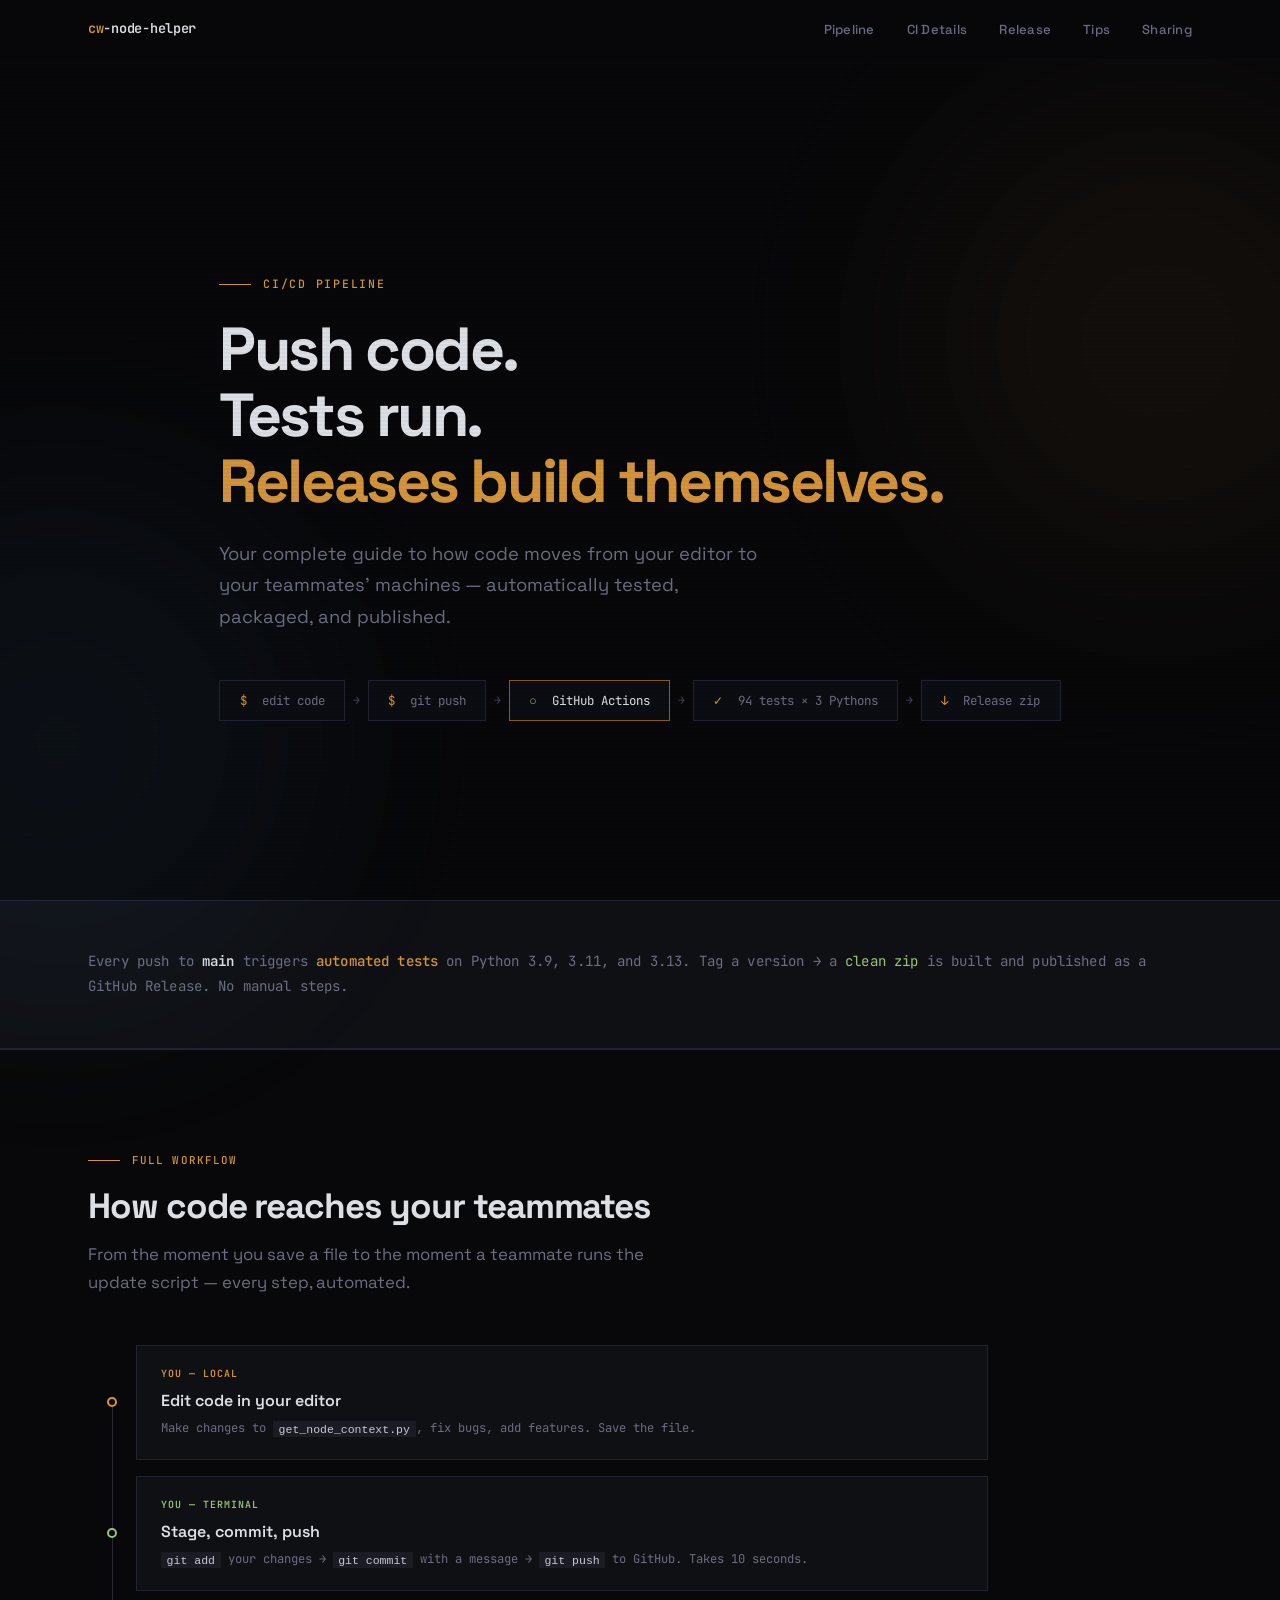
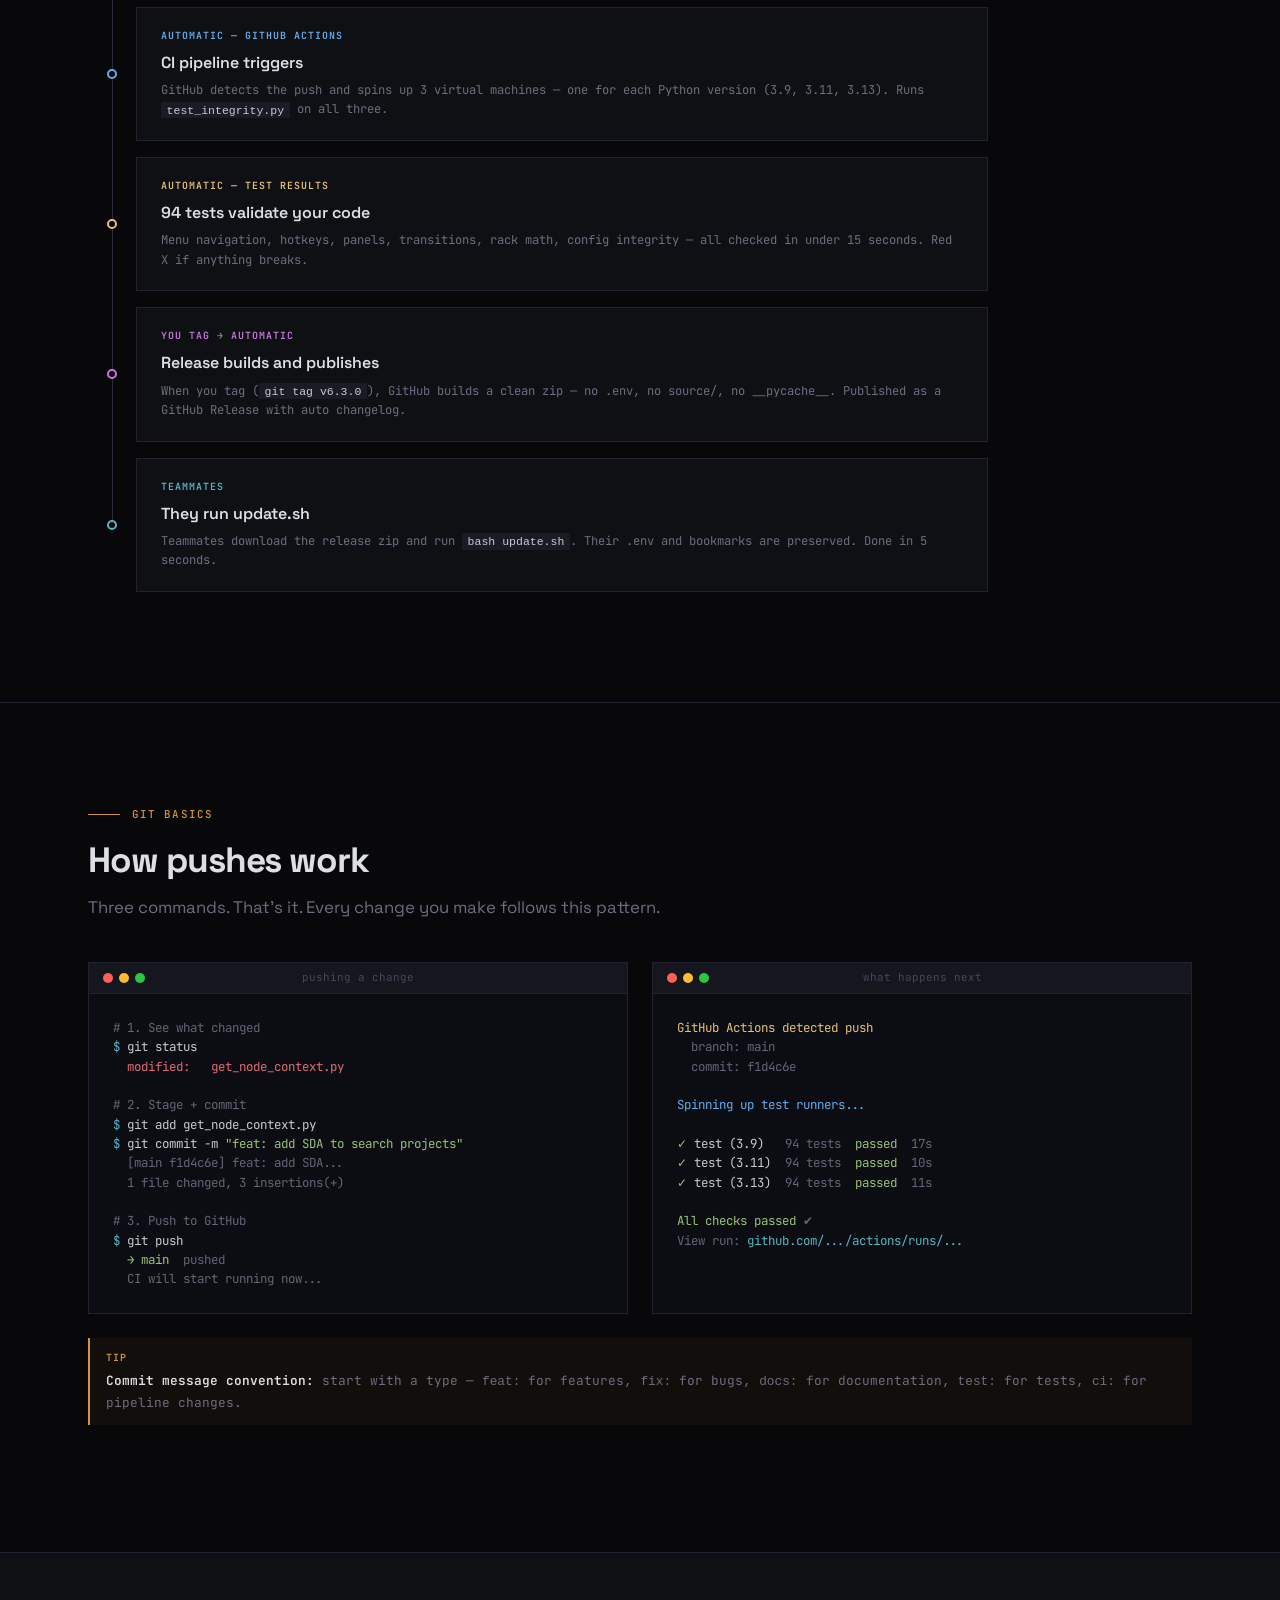
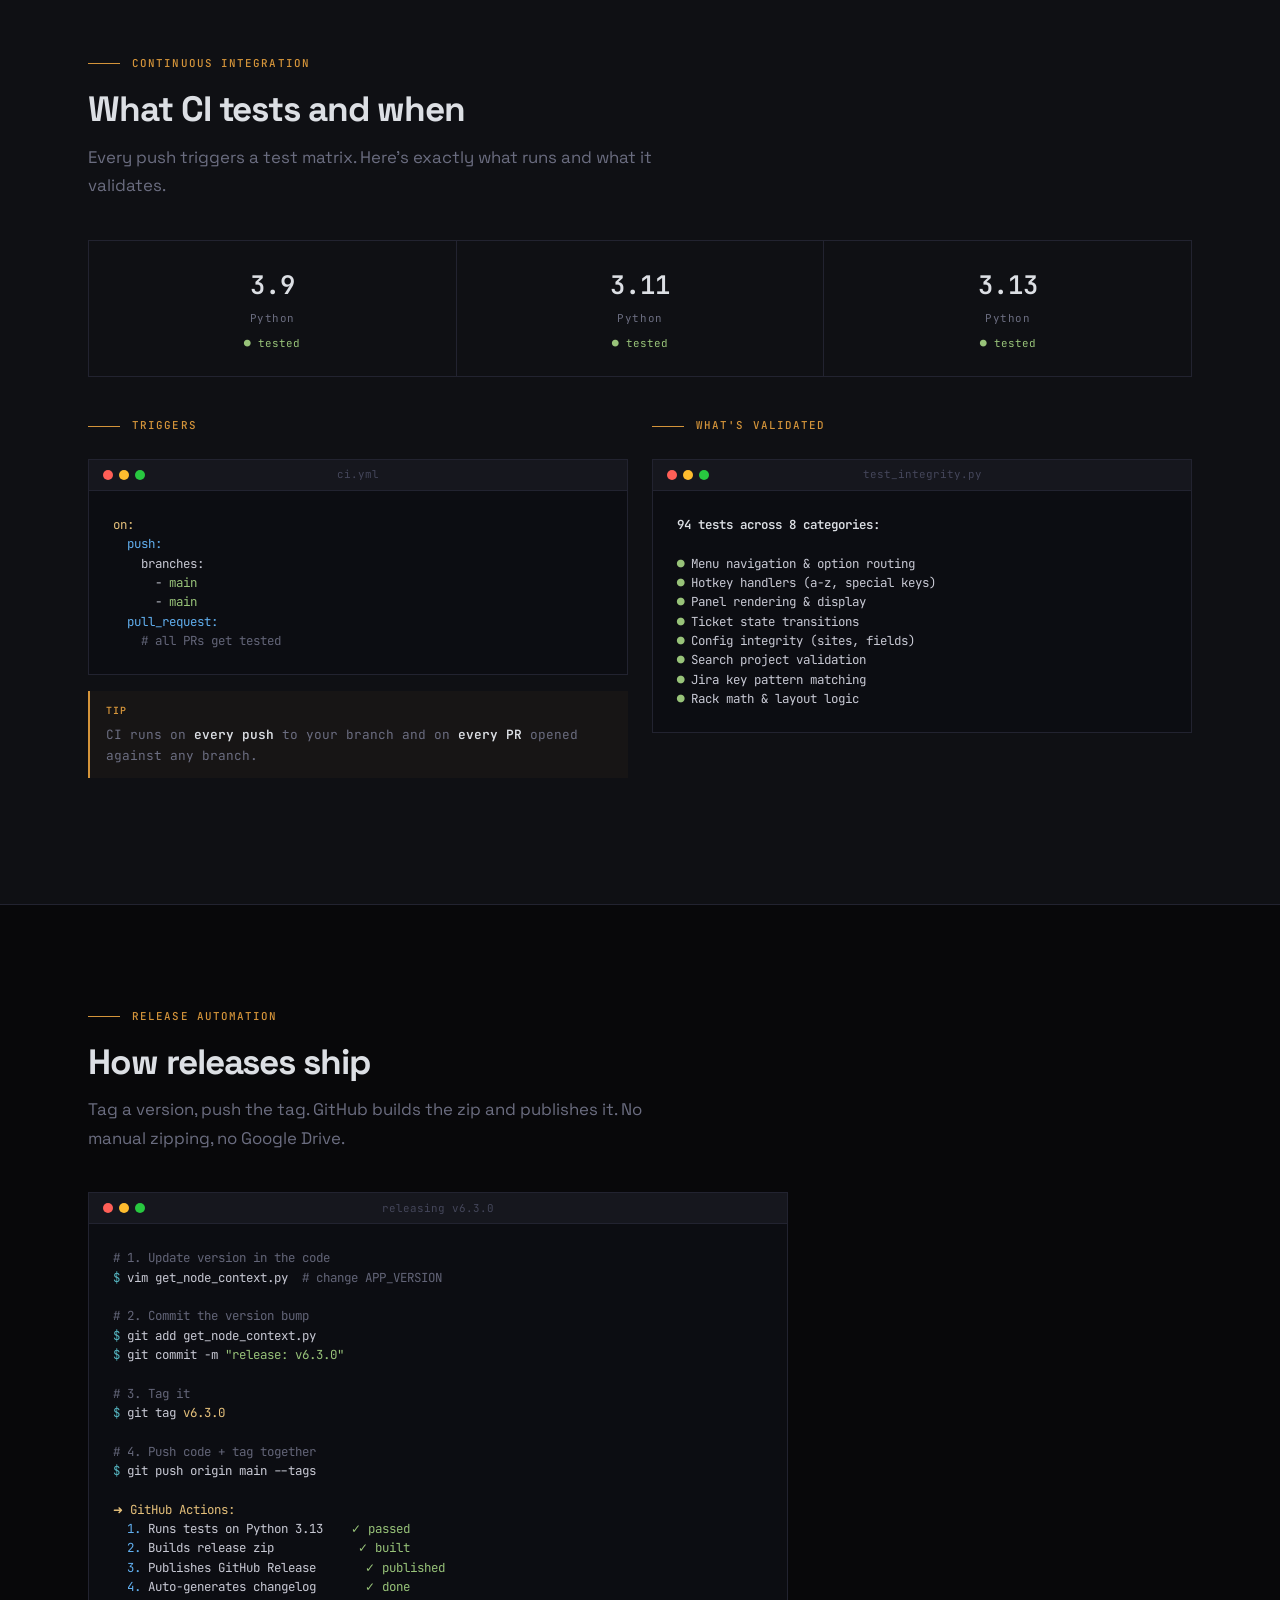
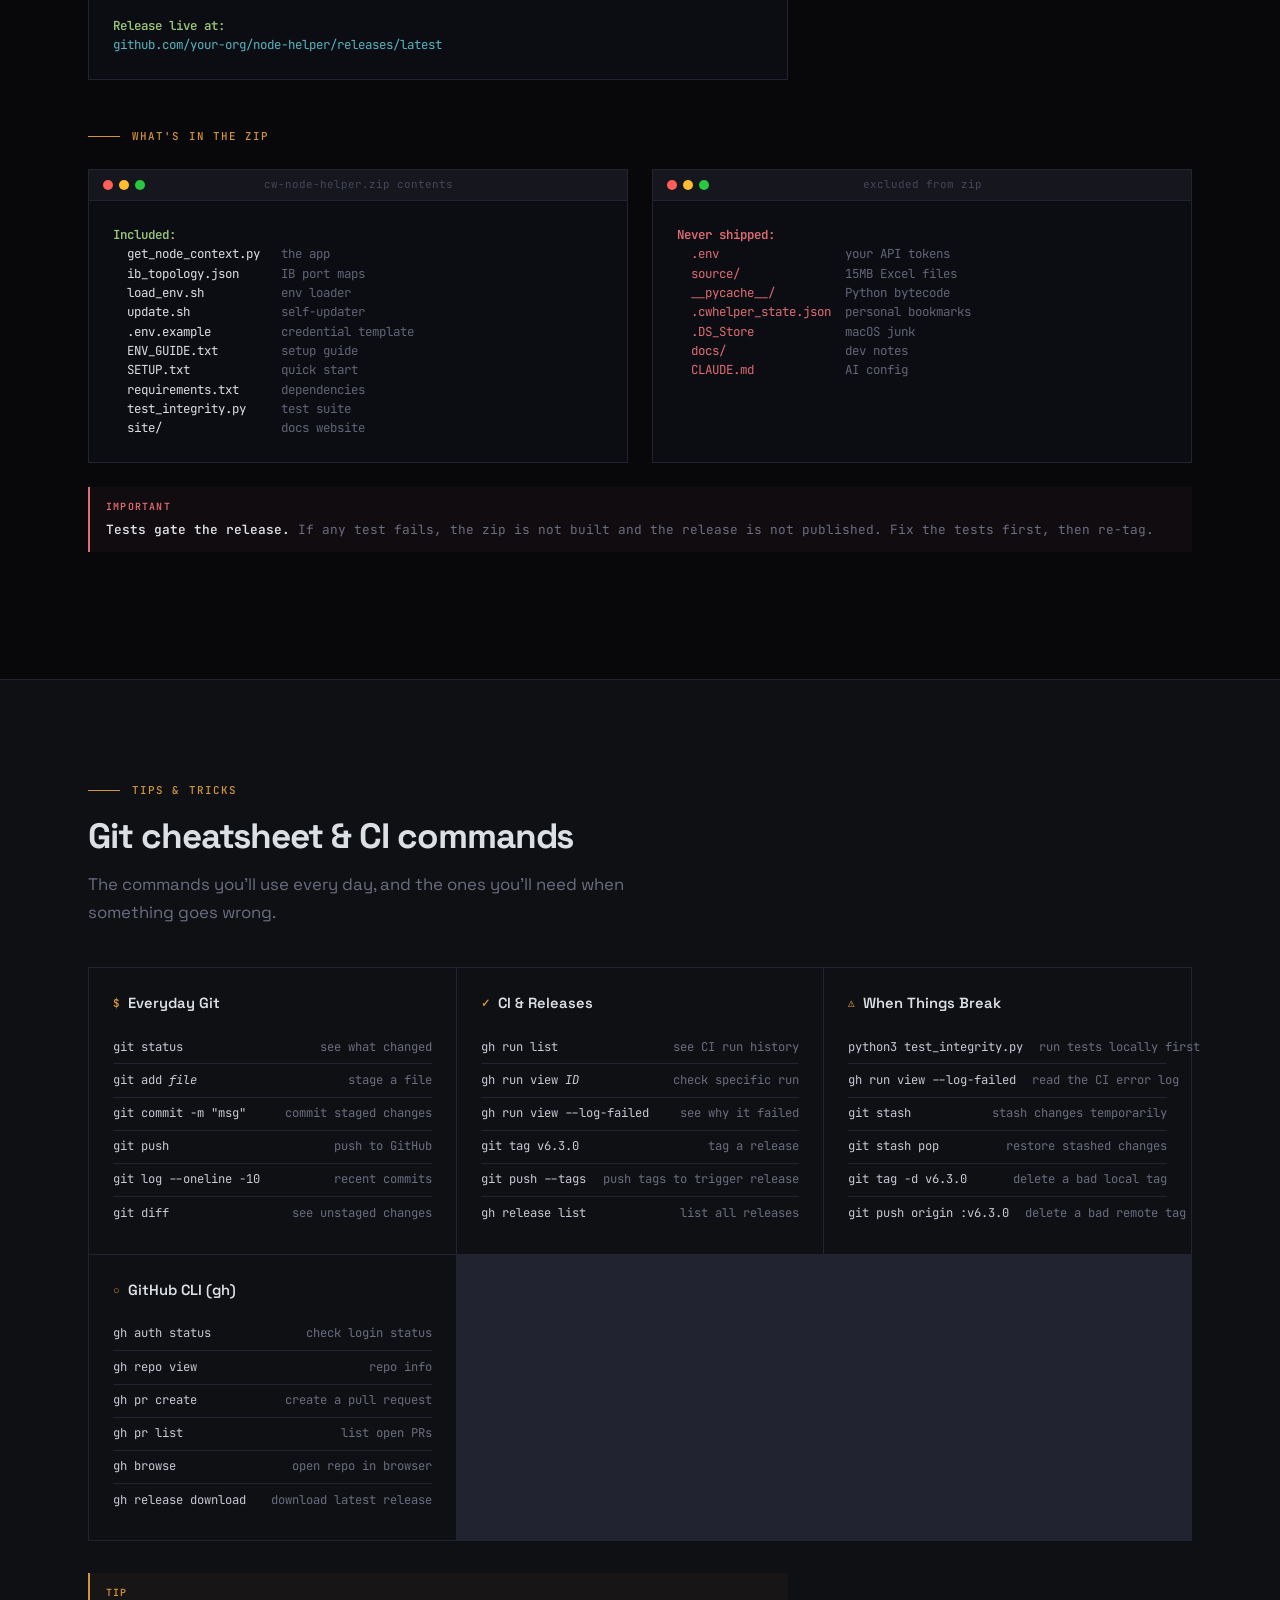
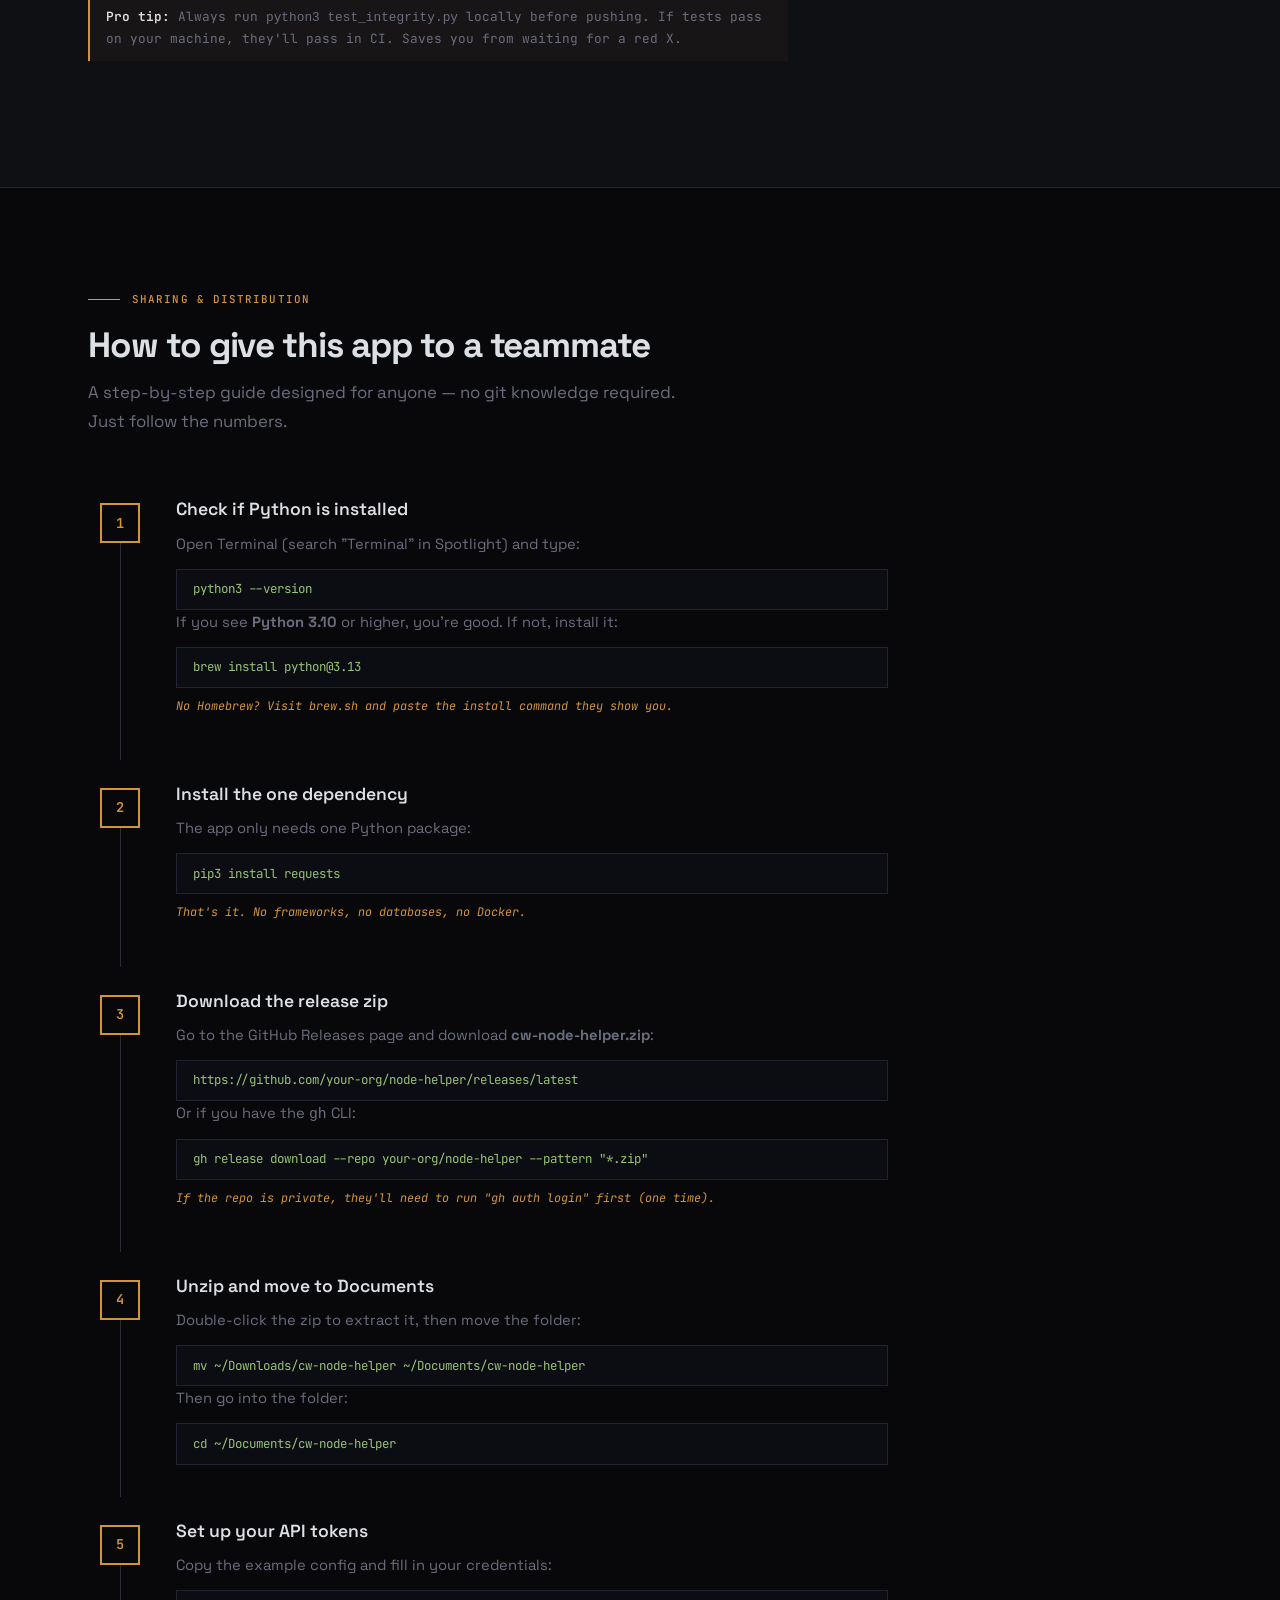
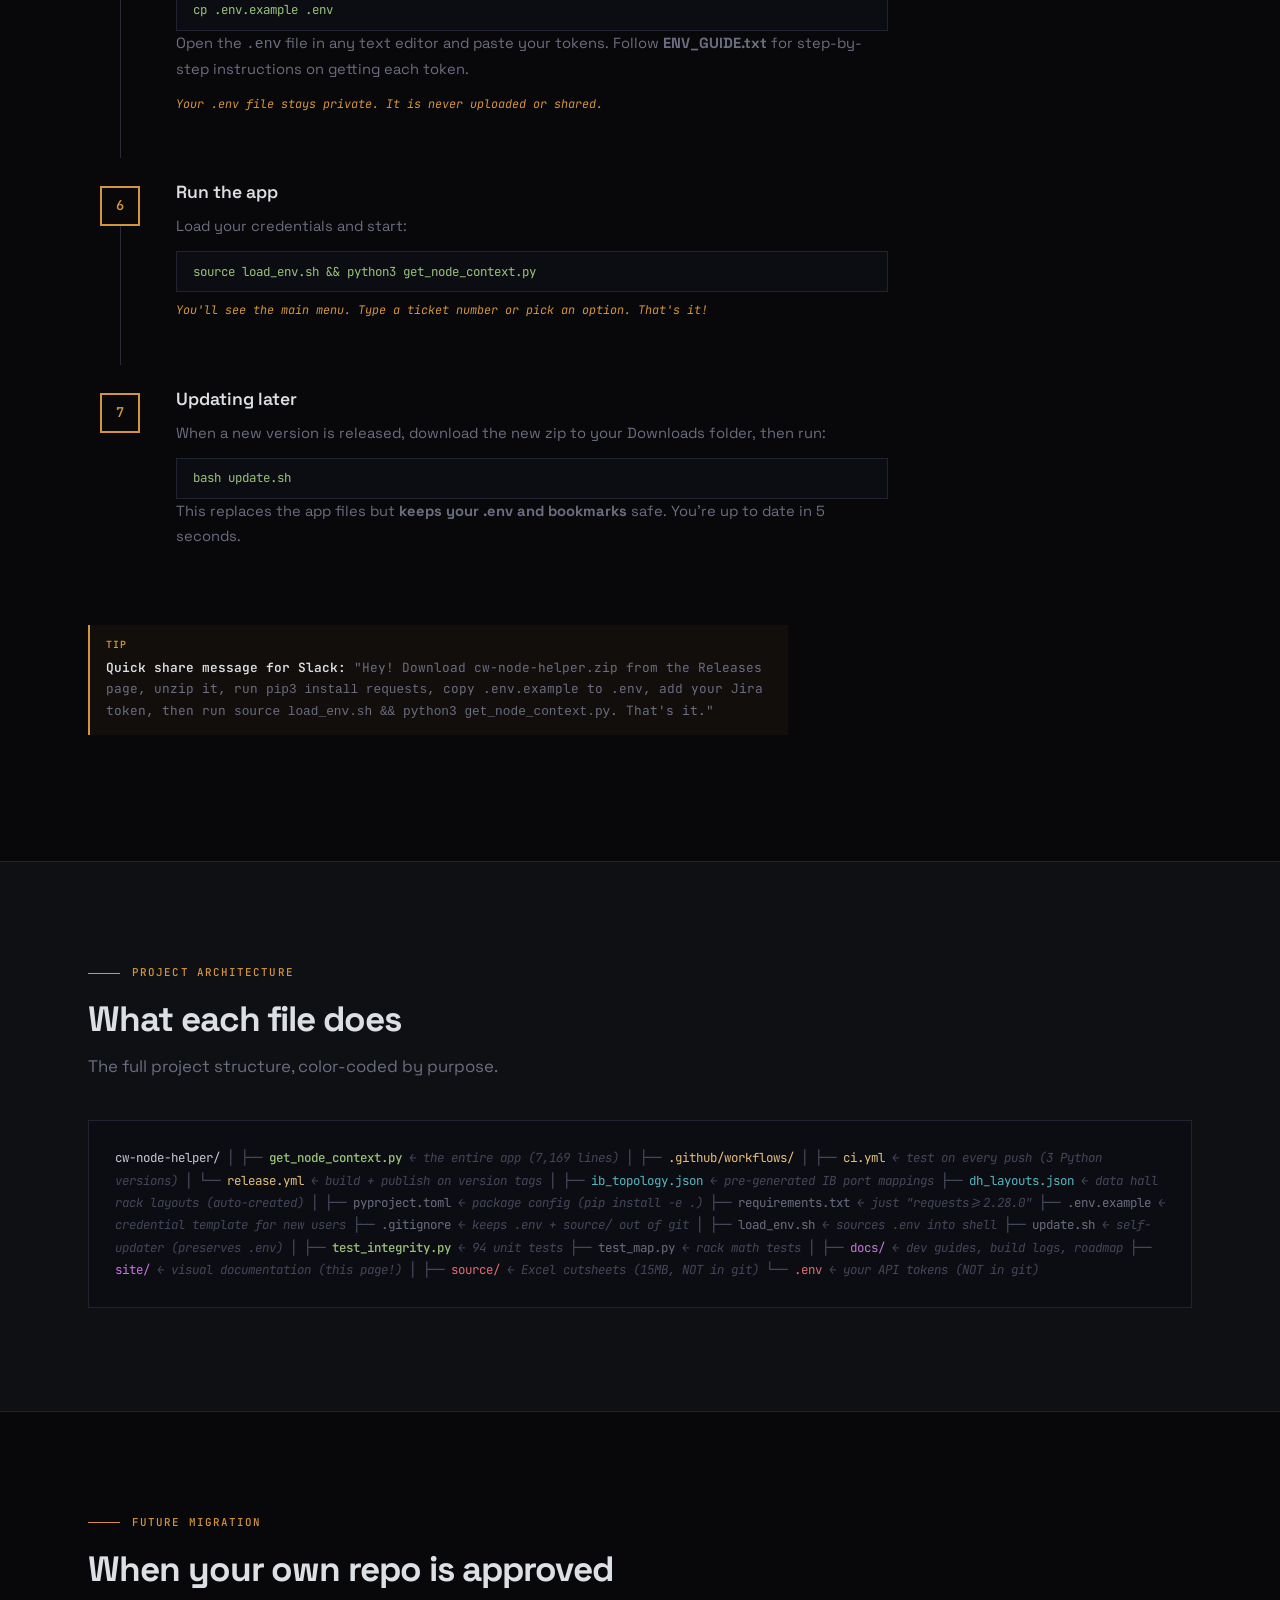
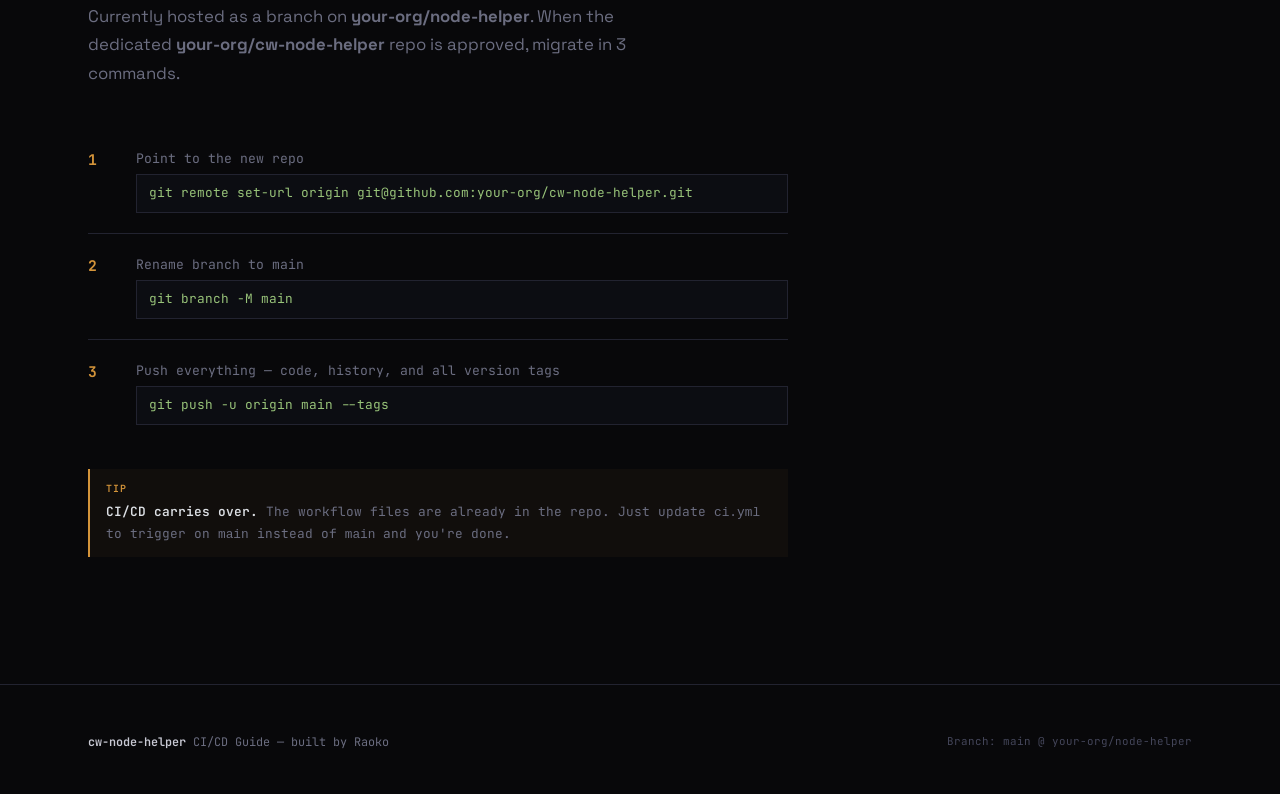
<file: site/cicd.html>
<!DOCTYPE html>
<html lang="en">
<head>
<meta charset="UTF-8">
<meta name="viewport" content="width=device-width, initial-scale=1.0">
<meta name="theme-color" content="#08080a">
<title>CI/CD Pipeline — CW Node Helper</title>
<link rel="preconnect" href="https://fonts.googleapis.com">
<link rel="preconnect" href="https://fonts.gstatic.com" crossorigin>
<link href="https://fonts.googleapis.com/css2?family=JetBrains+Mono:wght@400;500;600&family=Space+Grotesk:wght@400;500;600;700&display=swap" rel="stylesheet">
<style>
/* ------------------------------------------------------------------ */
/*  RESET & BASE                                                      */
/* ------------------------------------------------------------------ */
*, *::before, *::after { margin: 0; padding: 0; box-sizing: border-box; }

:root {
  --bg:        #08080a;
  --bg-raised: #0f1014;
  --surface:   #1a1b24;
  --border:    #222330;
  --border-lt: #2a2b3a;

  --text:      #c8c9d4;
  --text-dim:  #6b6d80;
  --text-mute: #44465a;

  --accent:    #d4943a;
  --accent-lt: #e8b86a;
  --accent-dk: #8a5e1e;

  --ansi-red:     #e06c75;
  --ansi-green:   #98c379;
  --ansi-yellow:  #e5c07b;
  --ansi-blue:    #61afef;
  --ansi-magenta: #c678dd;
  --ansi-cyan:    #56b6c2;
  --ansi-white:   #dcdfe4;
  --ansi-dim:     #636578;

  --bg-terminal:        #0c0d12;
  --bg-terminal-chrome: #16171e;

  --font-body: 'Space Grotesk', system-ui, sans-serif;
  --font-mono: 'JetBrains Mono', 'SF Mono', 'Cascadia Code', monospace;

  --ease-out: cubic-bezier(0.16, 1, 0.3, 1);
}

html {
  font-size: 16px;
  scroll-behavior: smooth;
  -webkit-font-smoothing: antialiased;
  -moz-osx-font-smoothing: grayscale;
}

body {
  background: var(--bg);
  color: var(--text);
  font-family: var(--font-body);
  line-height: 1.6;
  overflow-x: hidden;
}

::selection {
  background: var(--accent-dk);
  color: var(--ansi-white);
}

a { color: var(--accent-lt); text-decoration: none; }
a:hover { color: var(--accent); }

/* Scanline overlay */
body::before {
  content: '';
  position: fixed;
  inset: 0;
  background: repeating-linear-gradient(
    0deg,
    transparent,
    transparent 2px,
    rgba(0,0,0,0.03) 2px,
    rgba(0,0,0,0.03) 4px
  );
  pointer-events: none;
  z-index: 9999;
  will-change: transform;
}

/* ------------------------------------------------------------------ */
/*  LAYOUT                                                            */
/* ------------------------------------------------------------------ */
.wrap {
  max-width: 1200px;
  margin: 0 auto;
  padding: 0 clamp(1.5rem, 4vw, 3rem);
}

/* ------------------------------------------------------------------ */
/*  NAV                                                               */
/* ------------------------------------------------------------------ */
nav {
  position: fixed;
  top: 0;
  left: 0;
  right: 0;
  z-index: 100;
  padding: 1rem 0;
  background: color-mix(in srgb, var(--bg) 85%, transparent);
  backdrop-filter: blur(16px);
  border-bottom: 1px solid transparent;
  transition: border-color 0.4s;
}

nav.scrolled { border-bottom-color: var(--border); }

nav .wrap {
  display: flex;
  align-items: center;
  justify-content: space-between;
}

.nav-brand {
  font-family: var(--font-mono);
  font-weight: 600;
  font-size: 0.85rem;
  color: var(--ansi-white);
  letter-spacing: -0.02em;
}

.nav-brand span { color: var(--accent); }

.nav-links {
  display: flex;
  gap: 2rem;
  list-style: none;
}

.nav-links a {
  font-size: 0.82rem;
  color: var(--text-dim);
  font-weight: 500;
  letter-spacing: 0.02em;
  transition: color 0.2s;
}

.nav-links a:hover { color: var(--text); }

@media (max-width: 640px) {
  .nav-links { gap: 1rem; }
  .nav-links a { font-size: 0.72rem; }
}

@media (max-width: 480px) {
  .nav-links { display: none; }
}

/* ------------------------------------------------------------------ */
/*  HERO                                                              */
/* ------------------------------------------------------------------ */
.hero {
  min-height: 100vh;
  display: flex;
  flex-direction: column;
  justify-content: center;
  padding-top: 6rem;
  position: relative;
}

.hero-label {
  font-family: var(--font-mono);
  font-size: 0.72rem;
  font-weight: 500;
  color: var(--accent);
  letter-spacing: 0.15em;
  text-transform: uppercase;
  margin-bottom: 1.5rem;
  display: flex;
  align-items: center;
  gap: 0.75rem;
}

.hero-label::before {
  content: '';
  width: 2rem;
  height: 1px;
  background: var(--accent);
}

h1 {
  font-family: var(--font-body);
  font-size: clamp(2.4rem, 5vw, 3.8rem);
  font-weight: 700;
  line-height: 1.08;
  letter-spacing: -0.04em;
  color: var(--ansi-white);
  margin-bottom: 1.5rem;
}

h1 .hl { color: var(--accent); }

.hero-sub {
  font-size: clamp(1rem, 1.8vw, 1.15rem);
  color: var(--text-dim);
  line-height: 1.7;
  max-width: 540px;
  margin-bottom: 3rem;
}

/* ------------------------------------------------------------------ */
/*  PIPELINE HERO DIAGRAM                                             */
/* ------------------------------------------------------------------ */
.pipeline-hero {
  display: flex;
  align-items: center;
  gap: 0;
  flex-wrap: wrap;
  margin-top: 1rem;
}

.pipe-node {
  display: flex;
  align-items: center;
  gap: 0;
}

.pipe-box {
  background: var(--bg-terminal);
  border: 1px solid var(--border);
  padding: 0.6rem 1.2rem;
  font-family: var(--font-mono);
  font-size: clamp(0.68rem, 1vw, 0.78rem);
  color: var(--text-dim);
  white-space: nowrap;
  position: relative;
  transition: border-color 0.3s, color 0.3s;
}

.pipe-box:hover {
  border-color: var(--accent-dk);
  color: var(--text);
}

.pipe-box .pipe-icon {
  color: var(--accent);
  margin-right: 0.5rem;
}

.pipe-box.active {
  border-color: var(--accent-dk);
  color: var(--ansi-white);
}

.pipe-box.active .pipe-icon { color: var(--ansi-green); }

.pipe-arrow {
  font-family: var(--font-mono);
  color: var(--text-mute);
  font-size: 0.72rem;
  padding: 0 0.5rem;
  flex-shrink: 0;
}

@media (max-width: 700px) {
  .pipeline-hero {
    flex-direction: column;
    align-items: stretch;
    gap: 0;
  }
  .pipe-node { flex-direction: column; }
  .pipe-arrow {
    transform: rotate(90deg);
    padding: 0.25rem 0;
    text-align: center;
  }
  .pipe-box { text-align: center; }
}

/* ------------------------------------------------------------------ */
/*  SECTION STYLES                                                    */
/* ------------------------------------------------------------------ */
.section {
  padding: clamp(4rem, 8vw, 7rem) 0;
  border-top: 1px solid var(--border);
}

.section-label {
  font-family: var(--font-mono);
  font-size: 0.68rem;
  font-weight: 500;
  color: var(--accent);
  letter-spacing: 0.1em;
  text-transform: uppercase;
  margin-bottom: 1rem;
  display: flex;
  align-items: center;
  gap: 0.75rem;
}

.section-label::before {
  content: '';
  width: 2rem;
  height: 1px;
  background: var(--accent);
}

.section h2 {
  font-family: var(--font-body);
  font-size: clamp(1.5rem, 3vw, 2.2rem);
  font-weight: 700;
  letter-spacing: -0.03em;
  color: var(--ansi-white);
  margin-bottom: 0.75rem;
  line-height: 1.2;
}

.section-desc {
  font-size: clamp(0.9rem, 1.4vw, 1.05rem);
  color: var(--text-dim);
  line-height: 1.7;
  max-width: 600px;
  margin-bottom: 2.5rem;
}

/* ------------------------------------------------------------------ */
/*  TERMINAL WINDOW                                                   */
/* ------------------------------------------------------------------ */
.terminal {
  background: var(--bg-terminal);
  border: 1px solid var(--border);
  overflow: hidden;
  font-family: var(--font-mono);
  font-size: clamp(0.62rem, 1.1vw, 0.78rem);
  line-height: 1.55;
  position: relative;
}

.terminal-chrome {
  display: flex;
  align-items: center;
  gap: 6px;
  padding: 10px 14px;
  background: var(--bg-terminal-chrome);
  border-bottom: 1px solid var(--border);
  position: relative;
}

.terminal-dot {
  width: 10px;
  height: 10px;
  border-radius: 50%;
}

.terminal-dot.r { background: #ff5f57; }
.terminal-dot.y { background: #febc2e; }
.terminal-dot.g { background: #28c840; }

.terminal-title {
  position: absolute;
  left: 50%;
  transform: translateX(-50%);
  font-size: 0.68rem;
  color: var(--text-mute);
  font-weight: 400;
  white-space: nowrap;
}

.terminal-body {
  padding: clamp(1rem, 2vw, 1.5rem);
  overflow-x: auto;
  white-space: pre;
  color: var(--text);
}

.terminal::after {
  content: '';
  position: absolute;
  inset: -1px;
  border: 1px solid transparent;
  pointer-events: none;
  transition: border-color 0.4s;
}

.terminal:hover::after {
  border-color: color-mix(in srgb, var(--accent) 15%, transparent);
}

/* ANSI classes */
.t-bold   { font-weight: 600; }
.t-dim    { color: var(--ansi-dim); }
.t-red    { color: var(--ansi-red); }
.t-green  { color: var(--ansi-green); }
.t-yellow { color: var(--ansi-yellow); }
.t-blue   { color: var(--ansi-blue); }
.t-mag    { color: var(--ansi-magenta); }
.t-cyan   { color: var(--ansi-cyan); }
.t-white  { color: var(--ansi-white); }

.cursor {
  display: inline-block;
  width: 0.55em;
  height: 1.1em;
  background: var(--accent);
  vertical-align: text-bottom;
  animation: blink 1s step-end infinite;
}

@keyframes blink {
  50% { opacity: 0; }
}

/* ------------------------------------------------------------------ */
/*  FLOWCHART                                                         */
/* ------------------------------------------------------------------ */
.flow {
  display: flex;
  flex-direction: column;
  gap: 0;
  position: relative;
  max-width: 900px;
}

.flow-row {
  display: flex;
  align-items: stretch;
  gap: 0;
}

.flow-connector {
  width: 48px;
  flex-shrink: 0;
  position: relative;
  display: flex;
  align-items: center;
  justify-content: center;
}

.flow-connector::before {
  content: '';
  position: absolute;
  top: 0;
  bottom: 0;
  left: 50%;
  width: 1px;
  background: var(--border-lt);
}

.flow-dot {
  width: 10px;
  height: 10px;
  border-radius: 50%;
  border: 2px solid var(--accent);
  background: var(--bg);
  position: relative;
  z-index: 1;
  flex-shrink: 0;
}

.flow-dot.green { border-color: var(--ansi-green); }
.flow-dot.blue { border-color: var(--ansi-blue); }
.flow-dot.yellow { border-color: var(--ansi-yellow); }
.flow-dot.magenta { border-color: var(--ansi-magenta); }
.flow-dot.cyan { border-color: var(--ansi-cyan); }

.flow-card {
  flex: 1;
  background: var(--bg-raised);
  border: 1px solid var(--border);
  padding: 1.25rem 1.5rem;
  margin: 0.5rem 0;
  transition: border-color 0.3s;
}

.flow-card:hover { border-color: var(--border-lt); }

.flow-card-label {
  font-family: var(--font-mono);
  font-size: 0.62rem;
  font-weight: 600;
  letter-spacing: 0.1em;
  text-transform: uppercase;
  margin-bottom: 0.4rem;
}

.flow-card-label.local { color: var(--accent); }
.flow-card-label.push { color: var(--ansi-green); }
.flow-card-label.ci { color: var(--ansi-blue); }
.flow-card-label.test { color: var(--ansi-yellow); }
.flow-card-label.release { color: var(--ansi-magenta); }
.flow-card-label.share { color: var(--ansi-cyan); }

.flow-card h3 {
  font-family: var(--font-body);
  font-size: clamp(0.88rem, 1.3vw, 1rem);
  font-weight: 600;
  color: var(--ansi-white);
  margin-bottom: 0.35rem;
}

.flow-card p {
  font-family: var(--font-mono);
  font-size: clamp(0.68rem, 1vw, 0.76rem);
  color: var(--text-dim);
  line-height: 1.6;
}

.flow-card code {
  background: var(--surface);
  padding: 0.1rem 0.35rem;
  font-size: 0.72rem;
  color: var(--text);
}

.flow-row:first-child .flow-connector::before { top: 50%; }
.flow-row:last-child .flow-connector::before { bottom: 50%; }

@media (max-width: 600px) {
  .flow-connector { width: 32px; }
  .flow-card { padding: 1rem; }
}

/* ------------------------------------------------------------------ */
/*  DUAL GRID                                                         */
/* ------------------------------------------------------------------ */
.dual-grid {
  display: grid;
  grid-template-columns: 1fr 1fr;
  gap: 1.5rem;
}

@media (max-width: 800px) {
  .dual-grid { grid-template-columns: 1fr; }
}

/* ------------------------------------------------------------------ */
/*  STATUS MATRIX                                                     */
/* ------------------------------------------------------------------ */
.matrix {
  display: grid;
  grid-template-columns: repeat(3, 1fr);
  gap: 1px;
  background: var(--border);
  border: 1px solid var(--border);
  margin-top: 2rem;
}

.matrix-cell {
  background: var(--bg-raised);
  padding: 1.5rem;
  text-align: center;
}

.matrix-version {
  font-family: var(--font-mono);
  font-size: clamp(1.2rem, 2vw, 1.6rem);
  font-weight: 600;
  color: var(--ansi-white);
  margin-bottom: 0.25rem;
}

.matrix-label {
  font-family: var(--font-mono);
  font-size: 0.68rem;
  color: var(--text-dim);
  letter-spacing: 0.05em;
}

.matrix-status {
  font-family: var(--font-mono);
  font-size: 0.68rem;
  margin-top: 0.5rem;
}

.matrix-status.pass { color: var(--ansi-green); }
.matrix-status.pass::before { content: '● '; }

@media (max-width: 480px) {
  .matrix { grid-template-columns: 1fr; }
}

/* ------------------------------------------------------------------ */
/*  STEPS (numbered setup-style)                                      */
/* ------------------------------------------------------------------ */
.steps {
  display: flex;
  flex-direction: column;
  gap: 1px;
  background: var(--border);
  border: 1px solid var(--border);
  counter-reset: step;
}

.step {
  background: var(--bg-raised);
  padding: 1.75rem 2rem;
  display: grid;
  grid-template-columns: 3rem 1fr;
  gap: 1.5rem;
  align-items: start;
  counter-increment: step;
}

.step-num {
  font-family: var(--font-mono);
  font-size: 1.6rem;
  font-weight: 700;
  color: var(--accent);
  line-height: 1;
  padding-top: 0.15rem;
}

.step h3 {
  font-family: var(--font-body);
  font-size: clamp(0.92rem, 1.3vw, 1.05rem);
  font-weight: 600;
  color: var(--ansi-white);
  margin-bottom: 0.4rem;
}

.step p {
  font-family: var(--font-mono);
  font-size: clamp(0.72rem, 1.1vw, 0.82rem);
  color: var(--text-dim);
  line-height: 1.65;
}

.step code {
  background: var(--surface);
  padding: 0.1rem 0.4rem;
  font-size: 0.74rem;
  color: var(--text);
}

@media (max-width: 600px) {
  .step {
    grid-template-columns: 1fr;
    gap: 0.5rem;
    padding: 1.25rem 1rem;
  }
}

/* ------------------------------------------------------------------ */
/*  CHEAT SHEET                                                       */
/* ------------------------------------------------------------------ */
.cheat-grid {
  display: grid;
  grid-template-columns: repeat(auto-fill, minmax(320px, 1fr));
  gap: 1px;
  background: var(--border);
  border: 1px solid var(--border);
}

.cheat-card {
  background: var(--bg-raised);
  padding: 1.5rem;
}

.cheat-card h3 {
  font-family: var(--font-body);
  font-size: 0.92rem;
  font-weight: 600;
  color: var(--ansi-white);
  margin-bottom: 1rem;
  display: flex;
  align-items: center;
  gap: 0.5rem;
}

.cheat-card h3 .cheat-icon {
  font-family: var(--font-mono);
  font-size: 0.68rem;
  color: var(--accent);
}

.cheat-row {
  display: flex;
  justify-content: space-between;
  align-items: baseline;
  gap: 1rem;
  padding: 0.4rem 0;
  border-bottom: 1px solid var(--border);
  font-family: var(--font-mono);
  font-size: clamp(0.68rem, 1vw, 0.76rem);
}

.cheat-row:last-child { border-bottom: none; }

.cheat-cmd {
  color: var(--text);
  white-space: nowrap;
}

.cheat-desc {
  color: var(--text-dim);
  text-align: right;
  white-space: nowrap;
}

@media (max-width: 480px) {
  .cheat-grid { grid-template-columns: 1fr; }
  .cheat-row { flex-direction: column; gap: 0.15rem; }
  .cheat-desc { text-align: left; }
}

/* ------------------------------------------------------------------ */
/*  SHARE SECTION — friendly non-tech                                 */
/* ------------------------------------------------------------------ */
.share-steps {
  display: flex;
  flex-direction: column;
  gap: 0;
  max-width: 800px;
}

.share-step {
  display: grid;
  grid-template-columns: 4rem 1fr;
  gap: 0;
  position: relative;
}

.share-step-side {
  display: flex;
  flex-direction: column;
  align-items: center;
  padding-top: 1.75rem;
}

.share-step-num {
  width: 2.5rem;
  height: 2.5rem;
  display: flex;
  align-items: center;
  justify-content: center;
  border: 2px solid var(--accent);
  font-family: var(--font-mono);
  font-size: 0.85rem;
  font-weight: 600;
  color: var(--accent);
  position: relative;
  z-index: 1;
  background: var(--bg);
}

.share-step-line {
  flex: 1;
  width: 1px;
  background: var(--border-lt);
}

.share-step:last-child .share-step-line { display: none; }

.share-step-content {
  padding: 1.25rem 0 2rem 1.5rem;
}

.share-step-content h3 {
  font-family: var(--font-body);
  font-size: clamp(0.95rem, 1.4vw, 1.1rem);
  font-weight: 600;
  color: var(--ansi-white);
  margin-bottom: 0.5rem;
}

.share-step-content p {
  font-size: clamp(0.82rem, 1.2vw, 0.92rem);
  color: var(--text-dim);
  line-height: 1.7;
  margin-bottom: 0.75rem;
}

.share-step-content .share-cmd {
  background: var(--bg-terminal);
  border: 1px solid var(--border);
  padding: 0.6rem 1rem;
  font-family: var(--font-mono);
  font-size: clamp(0.7rem, 1vw, 0.78rem);
  color: var(--ansi-green);
  white-space: pre;
  overflow-x: auto;
  margin-top: 0.5rem;
}

.share-step-content .friendly-note {
  font-family: var(--font-mono);
  font-size: clamp(0.68rem, 1vw, 0.74rem);
  color: var(--accent);
  margin-top: 0.5rem;
  font-style: italic;
}

@media (max-width: 600px) {
  .share-step { grid-template-columns: 3rem 1fr; }
  .share-step-content { padding-left: 1rem; }
  .share-step-num { width: 2rem; height: 2rem; font-size: 0.72rem; }
}

/* ------------------------------------------------------------------ */
/*  FILE TREE                                                         */
/* ------------------------------------------------------------------ */
.file-tree {
  font-family: var(--font-mono);
  font-size: clamp(0.68rem, 1vw, 0.78rem);
  line-height: 1.8;
  background: var(--bg-terminal);
  border: 1px solid var(--border);
  padding: clamp(1.25rem, 2vw, 2rem);
  overflow-x: auto;
}

.file-tree .dir { color: var(--ansi-blue); font-weight: 600; }
.file-tree .file { color: var(--text-dim); }
.file-tree .file-main { color: var(--ansi-green); font-weight: 500; }
.file-tree .file-ci { color: var(--ansi-yellow); }
.file-tree .file-data { color: var(--ansi-cyan); }
.file-tree .file-doc { color: var(--ansi-magenta); }
.file-tree .comment { color: var(--text-mute); font-style: italic; }

/* ------------------------------------------------------------------ */
/*  MIGRATION                                                         */
/* ------------------------------------------------------------------ */
.migrate-commands {
  display: flex;
  flex-direction: column;
  gap: 0;
}

.migrate-cmd {
  display: grid;
  grid-template-columns: 2rem 1fr;
  gap: 1rem;
  padding: 1.25rem 0;
  border-bottom: 1px solid var(--border);
  align-items: start;
}

.migrate-cmd:last-child { border-bottom: none; }

.migrate-num {
  font-family: var(--font-mono);
  font-size: 0.92rem;
  font-weight: 700;
  color: var(--accent);
}

.migrate-cmd code {
  display: block;
  background: var(--bg-terminal);
  border: 1px solid var(--border);
  padding: 0.5rem 0.75rem;
  font-family: var(--font-mono);
  font-size: clamp(0.72rem, 1vw, 0.8rem);
  color: var(--ansi-green);
  margin-top: 0.35rem;
}

.migrate-cmd p {
  font-family: var(--font-mono);
  font-size: clamp(0.74rem, 1.1vw, 0.82rem);
  color: var(--text-dim);
  line-height: 1.6;
}

/* ------------------------------------------------------------------ */
/*  TIP / WARN BOXES                                                  */
/* ------------------------------------------------------------------ */
.tip-box {
  border-left: 2px solid var(--accent);
  padding: 0.75rem 1rem;
  margin: 1.5rem 0;
  background: color-mix(in srgb, var(--accent) 4%, transparent);
  font-family: var(--font-mono);
  font-size: clamp(0.72rem, 1vw, 0.8rem);
  color: var(--text-dim);
  line-height: 1.65;
}

.tip-box::before {
  content: 'TIP';
  display: block;
  font-size: 0.62rem;
  font-weight: 600;
  color: var(--accent);
  letter-spacing: 0.12em;
  margin-bottom: 0.25rem;
}

.tip-box strong { color: var(--ansi-white); font-weight: 600; }

.warn-box {
  border-left: 2px solid var(--ansi-red);
  padding: 0.75rem 1rem;
  margin: 1.5rem 0;
  background: color-mix(in srgb, var(--ansi-red) 4%, transparent);
  font-family: var(--font-mono);
  font-size: clamp(0.72rem, 1vw, 0.8rem);
  color: var(--text-dim);
  line-height: 1.65;
}

.warn-box::before {
  content: 'IMPORTANT';
  display: block;
  font-size: 0.62rem;
  font-weight: 600;
  color: var(--ansi-red);
  letter-spacing: 0.12em;
  margin-bottom: 0.25rem;
}

.warn-box strong { color: var(--ansi-white); font-weight: 600; }

/* ------------------------------------------------------------------ */
/*  FOOTER                                                            */
/* ------------------------------------------------------------------ */
footer {
  padding: 3rem 0;
  border-top: 1px solid var(--border);
}

footer .wrap {
  display: flex;
  justify-content: space-between;
  align-items: center;
  flex-wrap: wrap;
  gap: 1rem;
}

.footer-left {
  font-family: var(--font-mono);
  font-size: 0.74rem;
  color: var(--text-dim);
}

.footer-left strong {
  color: var(--text);
  font-weight: 600;
}

.footer-right {
  font-family: var(--font-mono);
  font-size: 0.68rem;
  color: var(--text-mute);
}

/* ------------------------------------------------------------------ */
/*  SCROLL REVEAL                                                     */
/* ------------------------------------------------------------------ */
.reveal {
  opacity: 0;
  transform: translateY(30px);
  transition: opacity 0.8s var(--ease-out), transform 0.8s var(--ease-out);
}

.reveal.visible {
  opacity: 1;
  transform: translateY(0);
}

.reveal-delay-1 { transition-delay: 0.1s; }
.reveal-delay-2 { transition-delay: 0.2s; }
.reveal-delay-3 { transition-delay: 0.3s; }

/* ------------------------------------------------------------------ */
/*  AMBIENT GLOW                                                      */
/* ------------------------------------------------------------------ */
.glow {
  position: absolute;
  width: 500px;
  height: 500px;
  border-radius: 50%;
  filter: blur(120px);
  opacity: 0.06;
  pointer-events: none;
  will-change: transform;
  contain: layout style;
}

.glow-amber { background: var(--accent); top: 10%; right: -10%; }
.glow-blue { background: var(--ansi-blue); bottom: -10%; left: -15%; }

/* ------------------------------------------------------------------ */
/*  PITCH BAR                                                         */
/* ------------------------------------------------------------------ */
.pitch-bar {
  border-top: 1px solid var(--border);
  border-bottom: 1px solid var(--border);
  padding: clamp(2rem, 4vw, 3rem) 0;
  background: var(--bg-raised);
}

.pitch-statement {
  font-family: var(--font-mono);
  font-size: clamp(0.76rem, 1.2vw, 0.88rem);
  color: var(--text-dim);
  line-height: 1.8;
  letter-spacing: 0.01em;
}

.pitch-statement strong { color: var(--ansi-white); font-weight: 600; }
.pitch-statement .hl-accent { color: var(--accent); font-weight: 500; }
.pitch-statement .hl-green { color: var(--ansi-green); }

/* ------------------------------------------------------------------ */
/*  REDUCED MOTION                                                    */
/* ------------------------------------------------------------------ */
@media (prefers-reduced-motion: reduce) {
  *, *::before, *::after {
    animation-duration: 0.01ms !important;
    animation-iteration-count: 1 !important;
    transition-duration: 0.01ms !important;
  }
  html { scroll-behavior: auto; }
  .reveal { opacity: 1; transform: none; }
}
</style>
</head>
<body>

<!-- ================================================================ -->
<!--  NAV                                                             -->
<!-- ================================================================ -->
<nav id="nav" aria-label="Main navigation">
  <div class="wrap">
    <a href="index.html" class="nav-brand"><span>cw</span>-node-helper</a>
    <ul class="nav-links">
      <li><a href="#flow">Pipeline</a></li>
      <li><a href="#ci">CI Details</a></li>
      <li><a href="#release">Release</a></li>
      <li><a href="#tips">Tips</a></li>
      <li><a href="#share">Sharing</a></li>
    </ul>
  </div>
</nav>

<!-- ================================================================ -->
<!--  HERO                                                            -->
<!-- ================================================================ -->
<section class="hero">
  <div class="glow glow-amber"></div>
  <div class="glow glow-blue"></div>
  <div class="wrap">
    <div class="hero-label">CI/CD Pipeline</div>
    <h1>Push code.<br>Tests run.<br><span class="hl">Releases build themselves.</span></h1>
    <p class="hero-sub">Your complete guide to how code moves from your editor to your teammates' machines &mdash; automatically tested, packaged, and published.</p>

    <div class="pipeline-hero reveal">
      <div class="pipe-node">
        <div class="pipe-box"><span class="pipe-icon">$</span> edit code</div>
        <span class="pipe-arrow">&rarr;</span>
      </div>
      <div class="pipe-node">
        <div class="pipe-box"><span class="pipe-icon">$</span> git push</div>
        <span class="pipe-arrow">&rarr;</span>
      </div>
      <div class="pipe-node">
        <div class="pipe-box active"><span class="pipe-icon">&cir;</span> GitHub Actions</div>
        <span class="pipe-arrow">&rarr;</span>
      </div>
      <div class="pipe-node">
        <div class="pipe-box"><span class="pipe-icon">&check;</span> 94 tests &times; 3 Pythons</div>
        <span class="pipe-arrow">&rarr;</span>
      </div>
      <div class="pipe-node">
        <div class="pipe-box"><span class="pipe-icon">&darr;</span> Release zip</div>
      </div>
    </div>
  </div>
</section>

<!-- ================================================================ -->
<!--  PITCH BAR                                                       -->
<!-- ================================================================ -->
<div class="pitch-bar">
  <div class="wrap">
    <p class="pitch-statement">
      Every push to <strong>main</strong> triggers <span class="hl-accent">automated tests</span> on Python 3.9, 3.11, and 3.13.
      Tag a version &rarr; a <span class="hl-green">clean zip</span> is built and published as a GitHub Release. No manual steps.
    </p>
  </div>
</div>

<!-- ================================================================ -->
<!--  PIPELINE FLOW                                                   -->
<!-- ================================================================ -->
<section id="flow" class="section">
  <div class="wrap">
    <div class="section-label">Full Workflow</div>
    <h2>How code reaches your teammates</h2>
    <p class="section-desc">From the moment you save a file to the moment a teammate runs the update script &mdash; every step, automated.</p>

    <div class="flow reveal">
      <div class="flow-row">
        <div class="flow-connector">
          <div class="flow-dot"></div>
        </div>
        <div class="flow-card">
          <div class="flow-card-label local">You &mdash; Local</div>
          <h3>Edit code in your editor</h3>
          <p>Make changes to <code>get_node_context.py</code>, fix bugs, add features. Save the file.</p>
        </div>
      </div>

      <div class="flow-row">
        <div class="flow-connector">
          <div class="flow-dot green"></div>
        </div>
        <div class="flow-card">
          <div class="flow-card-label push">You &mdash; Terminal</div>
          <h3>Stage, commit, push</h3>
          <p><code>git add</code> your changes &rarr; <code>git commit</code> with a message &rarr; <code>git push</code> to GitHub. Takes 10 seconds.</p>
        </div>
      </div>

      <div class="flow-row">
        <div class="flow-connector">
          <div class="flow-dot blue"></div>
        </div>
        <div class="flow-card">
          <div class="flow-card-label ci">Automatic &mdash; GitHub Actions</div>
          <h3>CI pipeline triggers</h3>
          <p>GitHub detects the push and spins up 3 virtual machines &mdash; one for each Python version (3.9, 3.11, 3.13). Runs <code>test_integrity.py</code> on all three.</p>
        </div>
      </div>

      <div class="flow-row">
        <div class="flow-connector">
          <div class="flow-dot yellow"></div>
        </div>
        <div class="flow-card">
          <div class="flow-card-label test">Automatic &mdash; Test Results</div>
          <h3>94 tests validate your code</h3>
          <p>Menu navigation, hotkeys, panels, transitions, rack math, config integrity &mdash; all checked in under 15 seconds. Red X if anything breaks.</p>
        </div>
      </div>

      <div class="flow-row">
        <div class="flow-connector">
          <div class="flow-dot magenta"></div>
        </div>
        <div class="flow-card">
          <div class="flow-card-label release">You tag &rarr; Automatic</div>
          <h3>Release builds and publishes</h3>
          <p>When you tag (<code>git tag v6.3.0</code>), GitHub builds a clean zip &mdash; no .env, no source/, no __pycache__. Published as a GitHub Release with auto changelog.</p>
        </div>
      </div>

      <div class="flow-row">
        <div class="flow-connector">
          <div class="flow-dot cyan"></div>
        </div>
        <div class="flow-card">
          <div class="flow-card-label share">Teammates</div>
          <h3>They run update.sh</h3>
          <p>Teammates download the release zip and run <code>bash update.sh</code>. Their .env and bookmarks are preserved. Done in 5 seconds.</p>
        </div>
      </div>
    </div>
  </div>
</section>

<!-- ================================================================ -->
<!--  HOW PUSHES WORK                                                 -->
<!-- ================================================================ -->
<section id="pushing" class="section">
  <div class="wrap">
    <div class="section-label">Git Basics</div>
    <h2>How pushes work</h2>
    <p class="section-desc">Three commands. That's it. Every change you make follows this pattern.</p>

    <div class="dual-grid reveal">
      <div class="terminal">
        <div class="terminal-chrome">
          <span class="terminal-dot r"></span>
          <span class="terminal-dot y"></span>
          <span class="terminal-dot g"></span>
          <span class="terminal-title">pushing a change</span>
        </div>
        <div class="terminal-body"><span class="t-dim"># 1. See what changed</span>
<span class="t-cyan">$</span> git status
<span class="t-red">  modified:   get_node_context.py</span>

<span class="t-dim"># 2. Stage + commit</span>
<span class="t-cyan">$</span> git add get_node_context.py
<span class="t-cyan">$</span> git commit -m <span class="t-green">"feat: add SDA to search projects"</span>
<span class="t-dim">  [main f1d4c6e] feat: add SDA...</span>
<span class="t-dim">  1 file changed, 3 insertions(+)</span>

<span class="t-dim"># 3. Push to GitHub</span>
<span class="t-cyan">$</span> git push
<span class="t-green">  &#x2192; main</span>  <span class="t-dim">pushed</span>
<span class="t-dim">  CI will start running now...</span></div>
      </div>

      <div class="terminal">
        <div class="terminal-chrome">
          <span class="terminal-dot r"></span>
          <span class="terminal-dot y"></span>
          <span class="terminal-dot g"></span>
          <span class="terminal-title">what happens next</span>
        </div>
        <div class="terminal-body"><span class="t-yellow">GitHub Actions detected push</span>
<span class="t-dim">  branch: main</span>
<span class="t-dim">  commit: f1d4c6e</span>

<span class="t-blue">Spinning up test runners...</span>

<span class="t-green">&#x2713;</span> test (3.9)   <span class="t-dim">94 tests</span>  <span class="t-green">passed</span>  <span class="t-dim">17s</span>
<span class="t-green">&#x2713;</span> test (3.11)  <span class="t-dim">94 tests</span>  <span class="t-green">passed</span>  <span class="t-dim">10s</span>
<span class="t-green">&#x2713;</span> test (3.13)  <span class="t-dim">94 tests</span>  <span class="t-green">passed</span>  <span class="t-dim">11s</span>

<span class="t-green">All checks passed</span> <span class="t-dim">&#x2714;</span>
<span class="t-dim">View run:</span> <span class="t-cyan">github.com/.../actions/runs/...</span></div>
      </div>
    </div>

    <div class="tip-box reveal reveal-delay-1">
      <strong>Commit message convention:</strong> start with a type &mdash; <code>feat:</code> for features, <code>fix:</code> for bugs, <code>docs:</code> for documentation, <code>test:</code> for tests, <code>ci:</code> for pipeline changes.
    </div>
  </div>
</section>

<!-- ================================================================ -->
<!--  CI PIPELINE DETAILS                                             -->
<!-- ================================================================ -->
<section id="ci" class="section" style="background: var(--bg-raised);">
  <div class="wrap">
    <div class="section-label">Continuous Integration</div>
    <h2>What CI tests and when</h2>
    <p class="section-desc">Every push triggers a test matrix. Here's exactly what runs and what it validates.</p>

    <div class="matrix reveal">
      <div class="matrix-cell">
        <div class="matrix-version">3.9</div>
        <div class="matrix-label">Python</div>
        <div class="matrix-status pass">tested</div>
      </div>
      <div class="matrix-cell">
        <div class="matrix-version">3.11</div>
        <div class="matrix-label">Python</div>
        <div class="matrix-status pass">tested</div>
      </div>
      <div class="matrix-cell">
        <div class="matrix-version">3.13</div>
        <div class="matrix-label">Python</div>
        <div class="matrix-status pass">tested</div>
      </div>
    </div>

    <div class="dual-grid reveal" style="margin-top: 2.5rem;">
      <div>
        <div class="section-label" style="margin-bottom: 1.5rem;">Triggers</div>
        <div class="terminal">
          <div class="terminal-chrome">
            <span class="terminal-dot r"></span>
            <span class="terminal-dot y"></span>
            <span class="terminal-dot g"></span>
            <span class="terminal-title">ci.yml</span>
          </div>
          <div class="terminal-body"><span class="t-yellow">on:</span>
  <span class="t-blue">push:</span>
    branches:
      - <span class="t-green">main</span>
      - <span class="t-green">main</span>
  <span class="t-blue">pull_request:</span>
    <span class="t-dim"># all PRs get tested</span></div>
        </div>
        <div class="tip-box" style="margin-top: 1rem;">
          CI runs on <strong>every push</strong> to your branch and on <strong>every PR</strong> opened against any branch.
        </div>
      </div>

      <div>
        <div class="section-label" style="margin-bottom: 1.5rem;">What's validated</div>
        <div class="terminal">
          <div class="terminal-chrome">
            <span class="terminal-dot r"></span>
            <span class="terminal-dot y"></span>
            <span class="terminal-dot g"></span>
            <span class="terminal-title">test_integrity.py</span>
          </div>
          <div class="terminal-body"><span class="t-white t-bold">94 tests across 8 categories:</span>

<span class="t-green">&#x25cf;</span> Menu navigation &amp; option routing
<span class="t-green">&#x25cf;</span> Hotkey handlers (a-z, special keys)
<span class="t-green">&#x25cf;</span> Panel rendering &amp; display
<span class="t-green">&#x25cf;</span> Ticket state transitions
<span class="t-green">&#x25cf;</span> Config integrity (sites, fields)
<span class="t-green">&#x25cf;</span> Search project validation
<span class="t-green">&#x25cf;</span> Jira key pattern matching
<span class="t-green">&#x25cf;</span> Rack math &amp; layout logic</div>
        </div>
      </div>
    </div>
  </div>
</section>

<!-- ================================================================ -->
<!--  RELEASE PROCESS                                                 -->
<!-- ================================================================ -->
<section id="release" class="section">
  <div class="wrap">
    <div class="section-label">Release Automation</div>
    <h2>How releases ship</h2>
    <p class="section-desc">Tag a version, push the tag. GitHub builds the zip and publishes it. No manual zipping, no Google Drive.</p>

    <div class="terminal reveal" style="max-width: 700px;">
      <div class="terminal-chrome">
        <span class="terminal-dot r"></span>
        <span class="terminal-dot y"></span>
        <span class="terminal-dot g"></span>
        <span class="terminal-title">releasing v6.3.0</span>
      </div>
      <div class="terminal-body"><span class="t-dim"># 1. Update version in the code</span>
<span class="t-cyan">$</span> vim get_node_context.py  <span class="t-dim"># change APP_VERSION</span>

<span class="t-dim"># 2. Commit the version bump</span>
<span class="t-cyan">$</span> git add get_node_context.py
<span class="t-cyan">$</span> git commit -m <span class="t-green">"release: v6.3.0"</span>

<span class="t-dim"># 3. Tag it</span>
<span class="t-cyan">$</span> git tag <span class="t-yellow">v6.3.0</span>

<span class="t-dim"># 4. Push code + tag together</span>
<span class="t-cyan">$</span> git push origin main --tags

<span class="t-yellow">&#x279C; GitHub Actions:</span>
  <span class="t-blue">1.</span> Runs tests on Python 3.13    <span class="t-green">&#x2713; passed</span>
  <span class="t-blue">2.</span> Builds release zip            <span class="t-green">&#x2713; built</span>
  <span class="t-blue">3.</span> Publishes GitHub Release       <span class="t-green">&#x2713; published</span>
  <span class="t-blue">4.</span> Auto-generates changelog       <span class="t-green">&#x2713; done</span>

<span class="t-green t-bold">Release live at:</span>
<span class="t-cyan">github.com/your-org/node-helper/releases/latest</span></div>
    </div>

    <div class="section-label reveal" style="margin-top: 3rem; margin-bottom: 1.5rem;">What's in the zip</div>

    <div class="dual-grid reveal">
      <div class="terminal">
        <div class="terminal-chrome">
          <span class="terminal-dot r"></span>
          <span class="terminal-dot y"></span>
          <span class="terminal-dot g"></span>
          <span class="terminal-title">cw-node-helper.zip contents</span>
        </div>
        <div class="terminal-body"><span class="t-green t-bold">Included:</span>
  <span class="t-white">get_node_context.py</span>   <span class="t-dim">the app</span>
  <span class="t-white">ib_topology.json</span>      <span class="t-dim">IB port maps</span>
  <span class="t-white">load_env.sh</span>           <span class="t-dim">env loader</span>
  <span class="t-white">update.sh</span>             <span class="t-dim">self-updater</span>
  <span class="t-white">.env.example</span>          <span class="t-dim">credential template</span>
  <span class="t-white">ENV_GUIDE.txt</span>         <span class="t-dim">setup guide</span>
  <span class="t-white">SETUP.txt</span>             <span class="t-dim">quick start</span>
  <span class="t-white">requirements.txt</span>      <span class="t-dim">dependencies</span>
  <span class="t-white">test_integrity.py</span>     <span class="t-dim">test suite</span>
  <span class="t-white">site/</span>                 <span class="t-dim">docs website</span></div>
      </div>

      <div class="terminal">
        <div class="terminal-chrome">
          <span class="terminal-dot r"></span>
          <span class="terminal-dot y"></span>
          <span class="terminal-dot g"></span>
          <span class="terminal-title">excluded from zip</span>
        </div>
        <div class="terminal-body"><span class="t-red t-bold">Never shipped:</span>
  <span class="t-red">.env</span>                  <span class="t-dim">your API tokens</span>
  <span class="t-red">source/</span>               <span class="t-dim">15MB Excel files</span>
  <span class="t-red">__pycache__/</span>          <span class="t-dim">Python bytecode</span>
  <span class="t-red">.cwhelper_state.json</span>  <span class="t-dim">personal bookmarks</span>
  <span class="t-red">.DS_Store</span>             <span class="t-dim">macOS junk</span>
  <span class="t-red">docs/</span>                 <span class="t-dim">dev notes</span>
  <span class="t-red">CLAUDE.md</span>             <span class="t-dim">AI config</span></div>
      </div>
    </div>

    <div class="warn-box reveal reveal-delay-1">
      <strong>Tests gate the release.</strong> If any test fails, the zip is not built and the release is not published. Fix the tests first, then re-tag.
    </div>
  </div>
</section>

<!-- ================================================================ -->
<!--  TIPS & TRICKS                                                   -->
<!-- ================================================================ -->
<section id="tips" class="section" style="background: var(--bg-raised);">
  <div class="wrap">
    <div class="section-label">Tips &amp; Tricks</div>
    <h2>Git cheatsheet &amp; CI commands</h2>
    <p class="section-desc">The commands you'll use every day, and the ones you'll need when something goes wrong.</p>

    <div class="cheat-grid reveal">
      <div class="cheat-card">
        <h3><span class="cheat-icon">$</span> Everyday Git</h3>
        <div class="cheat-row">
          <span class="cheat-cmd">git status</span>
          <span class="cheat-desc">see what changed</span>
        </div>
        <div class="cheat-row">
          <span class="cheat-cmd">git add <em>file</em></span>
          <span class="cheat-desc">stage a file</span>
        </div>
        <div class="cheat-row">
          <span class="cheat-cmd">git commit -m "msg"</span>
          <span class="cheat-desc">commit staged changes</span>
        </div>
        <div class="cheat-row">
          <span class="cheat-cmd">git push</span>
          <span class="cheat-desc">push to GitHub</span>
        </div>
        <div class="cheat-row">
          <span class="cheat-cmd">git log --oneline -10</span>
          <span class="cheat-desc">recent commits</span>
        </div>
        <div class="cheat-row">
          <span class="cheat-cmd">git diff</span>
          <span class="cheat-desc">see unstaged changes</span>
        </div>
      </div>

      <div class="cheat-card">
        <h3><span class="cheat-icon">&check;</span> CI &amp; Releases</h3>
        <div class="cheat-row">
          <span class="cheat-cmd">gh run list</span>
          <span class="cheat-desc">see CI run history</span>
        </div>
        <div class="cheat-row">
          <span class="cheat-cmd">gh run view <em>ID</em></span>
          <span class="cheat-desc">check specific run</span>
        </div>
        <div class="cheat-row">
          <span class="cheat-cmd">gh run view --log-failed</span>
          <span class="cheat-desc">see why it failed</span>
        </div>
        <div class="cheat-row">
          <span class="cheat-cmd">git tag v6.3.0</span>
          <span class="cheat-desc">tag a release</span>
        </div>
        <div class="cheat-row">
          <span class="cheat-cmd">git push --tags</span>
          <span class="cheat-desc">push tags to trigger release</span>
        </div>
        <div class="cheat-row">
          <span class="cheat-cmd">gh release list</span>
          <span class="cheat-desc">list all releases</span>
        </div>
      </div>

      <div class="cheat-card">
        <h3><span class="cheat-icon">&#x26A0;</span> When Things Break</h3>
        <div class="cheat-row">
          <span class="cheat-cmd">python3 test_integrity.py</span>
          <span class="cheat-desc">run tests locally first</span>
        </div>
        <div class="cheat-row">
          <span class="cheat-cmd">gh run view --log-failed</span>
          <span class="cheat-desc">read the CI error log</span>
        </div>
        <div class="cheat-row">
          <span class="cheat-cmd">git stash</span>
          <span class="cheat-desc">stash changes temporarily</span>
        </div>
        <div class="cheat-row">
          <span class="cheat-cmd">git stash pop</span>
          <span class="cheat-desc">restore stashed changes</span>
        </div>
        <div class="cheat-row">
          <span class="cheat-cmd">git tag -d v6.3.0</span>
          <span class="cheat-desc">delete a bad local tag</span>
        </div>
        <div class="cheat-row">
          <span class="cheat-cmd">git push origin :v6.3.0</span>
          <span class="cheat-desc">delete a bad remote tag</span>
        </div>
      </div>

      <div class="cheat-card">
        <h3><span class="cheat-icon">&cir;</span> GitHub CLI (gh)</h3>
        <div class="cheat-row">
          <span class="cheat-cmd">gh auth status</span>
          <span class="cheat-desc">check login status</span>
        </div>
        <div class="cheat-row">
          <span class="cheat-cmd">gh repo view</span>
          <span class="cheat-desc">repo info</span>
        </div>
        <div class="cheat-row">
          <span class="cheat-cmd">gh pr create</span>
          <span class="cheat-desc">create a pull request</span>
        </div>
        <div class="cheat-row">
          <span class="cheat-cmd">gh pr list</span>
          <span class="cheat-desc">list open PRs</span>
        </div>
        <div class="cheat-row">
          <span class="cheat-cmd">gh browse</span>
          <span class="cheat-desc">open repo in browser</span>
        </div>
        <div class="cheat-row">
          <span class="cheat-cmd">gh release download</span>
          <span class="cheat-desc">download latest release</span>
        </div>
      </div>
    </div>

    <div class="tip-box reveal" style="margin-top: 2rem; max-width: 700px;">
      <strong>Pro tip:</strong> Always run <code>python3 test_integrity.py</code> locally before pushing. If tests pass on your machine, they'll pass in CI. Saves you from waiting for a red X.
    </div>
  </div>
</section>

<!-- ================================================================ -->
<!--  SHARING WITH OTHERS                                             -->
<!-- ================================================================ -->
<section id="share" class="section">
  <div class="wrap">
    <div class="section-label">Sharing &amp; Distribution</div>
    <h2>How to give this app to a teammate</h2>
    <p class="section-desc">A step-by-step guide designed for anyone &mdash; no git knowledge required. Just follow the numbers.</p>

    <div class="share-steps reveal">

      <div class="share-step">
        <div class="share-step-side">
          <div class="share-step-num">1</div>
          <div class="share-step-line"></div>
        </div>
        <div class="share-step-content">
          <h3>Check if Python is installed</h3>
          <p>Open Terminal (search "Terminal" in Spotlight) and type:</p>
          <div class="share-cmd">python3 --version</div>
          <p>If you see <strong>Python 3.10</strong> or higher, you're good. If not, install it:</p>
          <div class="share-cmd">brew install python@3.13</div>
          <p class="friendly-note">No Homebrew? Visit brew.sh and paste the install command they show you.</p>
        </div>
      </div>

      <div class="share-step">
        <div class="share-step-side">
          <div class="share-step-num">2</div>
          <div class="share-step-line"></div>
        </div>
        <div class="share-step-content">
          <h3>Install the one dependency</h3>
          <p>The app only needs one Python package:</p>
          <div class="share-cmd">pip3 install requests</div>
          <p class="friendly-note">That's it. No frameworks, no databases, no Docker.</p>
        </div>
      </div>

      <div class="share-step">
        <div class="share-step-side">
          <div class="share-step-num">3</div>
          <div class="share-step-line"></div>
        </div>
        <div class="share-step-content">
          <h3>Download the release zip</h3>
          <p>Go to the GitHub Releases page and download <strong>cw-node-helper.zip</strong>:</p>
          <div class="share-cmd">https://github.com/your-org/node-helper/releases/latest</div>
          <p>Or if you have the <code>gh</code> CLI:</p>
          <div class="share-cmd">gh release download --repo your-org/node-helper --pattern "*.zip"</div>
          <p class="friendly-note">If the repo is private, they'll need to run "gh auth login" first (one time).</p>
        </div>
      </div>

      <div class="share-step">
        <div class="share-step-side">
          <div class="share-step-num">4</div>
          <div class="share-step-line"></div>
        </div>
        <div class="share-step-content">
          <h3>Unzip and move to Documents</h3>
          <p>Double-click the zip to extract it, then move the folder:</p>
          <div class="share-cmd">mv ~/Downloads/cw-node-helper ~/Documents/cw-node-helper</div>
          <p>Then go into the folder:</p>
          <div class="share-cmd">cd ~/Documents/cw-node-helper</div>
        </div>
      </div>

      <div class="share-step">
        <div class="share-step-side">
          <div class="share-step-num">5</div>
          <div class="share-step-line"></div>
        </div>
        <div class="share-step-content">
          <h3>Set up your API tokens</h3>
          <p>Copy the example config and fill in your credentials:</p>
          <div class="share-cmd">cp .env.example .env</div>
          <p>Open the <code>.env</code> file in any text editor and paste your tokens. Follow <strong>ENV_GUIDE.txt</strong> for step-by-step instructions on getting each token.</p>
          <p class="friendly-note">Your .env file stays private. It is never uploaded or shared.</p>
        </div>
      </div>

      <div class="share-step">
        <div class="share-step-side">
          <div class="share-step-num">6</div>
          <div class="share-step-line"></div>
        </div>
        <div class="share-step-content">
          <h3>Run the app</h3>
          <p>Load your credentials and start:</p>
          <div class="share-cmd">source load_env.sh &amp;&amp; python3 get_node_context.py</div>
          <p class="friendly-note">You'll see the main menu. Type a ticket number or pick an option. That's it!</p>
        </div>
      </div>

      <div class="share-step">
        <div class="share-step-side">
          <div class="share-step-num">7</div>
        </div>
        <div class="share-step-content">
          <h3>Updating later</h3>
          <p>When a new version is released, download the new zip to your Downloads folder, then run:</p>
          <div class="share-cmd">bash update.sh</div>
          <p>This replaces the app files but <strong>keeps your .env and bookmarks</strong> safe. You're up to date in 5 seconds.</p>
        </div>
      </div>

    </div>

    <div class="tip-box reveal" style="margin-top: 2rem; max-width: 700px;">
      <strong>Quick share message for Slack:</strong> "Hey! Download cw-node-helper.zip from the Releases page, unzip it, run <code>pip3 install requests</code>, copy .env.example to .env, add your Jira token, then run <code>source load_env.sh && python3 get_node_context.py</code>. That's it."
    </div>
  </div>
</section>

<!-- ================================================================ -->
<!--  PROJECT ARCHITECTURE                                            -->
<!-- ================================================================ -->
<section id="arch" class="section" style="background: var(--bg-raised);">
  <div class="wrap">
    <div class="section-label">Project Architecture</div>
    <h2>What each file does</h2>
    <p class="section-desc">The full project structure, color-coded by purpose.</p>

    <div class="file-tree reveal">cw-node-helper/
<span class="comment">&#x2502;</span>
<span class="comment">&#x251C;&#x2500;&#x2500;</span> <span class="file-main">get_node_context.py</span>     <span class="comment">&#x2190; the entire app (7,169 lines)</span>
<span class="comment">&#x2502;</span>
<span class="comment">&#x251C;&#x2500;&#x2500;</span> <span class="file-ci">.github/workflows/</span>
<span class="comment">&#x2502;   &#x251C;&#x2500;&#x2500;</span> <span class="file-ci">ci.yml</span>                <span class="comment">&#x2190; test on every push (3 Python versions)</span>
<span class="comment">&#x2502;   &#x2514;&#x2500;&#x2500;</span> <span class="file-ci">release.yml</span>           <span class="comment">&#x2190; build + publish on version tags</span>
<span class="comment">&#x2502;</span>
<span class="comment">&#x251C;&#x2500;&#x2500;</span> <span class="file-data">ib_topology.json</span>          <span class="comment">&#x2190; pre-generated IB port mappings</span>
<span class="comment">&#x251C;&#x2500;&#x2500;</span> <span class="file-data">dh_layouts.json</span>           <span class="comment">&#x2190; data hall rack layouts (auto-created)</span>
<span class="comment">&#x2502;</span>
<span class="comment">&#x251C;&#x2500;&#x2500;</span> <span class="file">pyproject.toml</span>             <span class="comment">&#x2190; package config (pip install -e .)</span>
<span class="comment">&#x251C;&#x2500;&#x2500;</span> <span class="file">requirements.txt</span>          <span class="comment">&#x2190; just "requests>=2.28.0"</span>
<span class="comment">&#x251C;&#x2500;&#x2500;</span> <span class="file">.env.example</span>              <span class="comment">&#x2190; credential template for new users</span>
<span class="comment">&#x251C;&#x2500;&#x2500;</span> <span class="file">.gitignore</span>                <span class="comment">&#x2190; keeps .env + source/ out of git</span>
<span class="comment">&#x2502;</span>
<span class="comment">&#x251C;&#x2500;&#x2500;</span> <span class="file">load_env.sh</span>               <span class="comment">&#x2190; sources .env into shell</span>
<span class="comment">&#x251C;&#x2500;&#x2500;</span> <span class="file">update.sh</span>                 <span class="comment">&#x2190; self-updater (preserves .env)</span>
<span class="comment">&#x2502;</span>
<span class="comment">&#x251C;&#x2500;&#x2500;</span> <span class="file-main">test_integrity.py</span>         <span class="comment">&#x2190; 94 unit tests</span>
<span class="comment">&#x251C;&#x2500;&#x2500;</span> <span class="file">test_map.py</span>               <span class="comment">&#x2190; rack math tests</span>
<span class="comment">&#x2502;</span>
<span class="comment">&#x251C;&#x2500;&#x2500;</span> <span class="file-doc">docs/</span>                     <span class="comment">&#x2190; dev guides, build logs, roadmap</span>
<span class="comment">&#x251C;&#x2500;&#x2500;</span> <span class="file-doc">site/</span>                     <span class="comment">&#x2190; visual documentation (this page!)</span>
<span class="comment">&#x2502;</span>
<span class="comment">&#x251C;&#x2500;&#x2500;</span> <span class="t-red">source/</span>                   <span class="comment">&#x2190; Excel cutsheets (15MB, NOT in git)</span>
<span class="comment">&#x2514;&#x2500;&#x2500;</span> <span class="t-red">.env</span>                      <span class="comment">&#x2190; your API tokens (NOT in git)</span></div>
  </div>
</section>

<!-- ================================================================ -->
<!--  MIGRATION                                                       -->
<!-- ================================================================ -->
<section id="migrate" class="section">
  <div class="wrap">
    <div class="section-label">Future Migration</div>
    <h2>When your own repo is approved</h2>
    <p class="section-desc">Currently hosted as a branch on <strong>your-org/node-helper</strong>. When the dedicated <strong>your-org/cw-node-helper</strong> repo is approved, migrate in 3 commands.</p>

    <div class="migrate-commands reveal" style="max-width: 700px;">
      <div class="migrate-cmd">
        <div class="migrate-num">1</div>
        <div>
          <p>Point to the new repo</p>
          <code>git remote set-url origin git@github.com:your-org/cw-node-helper.git</code>
        </div>
      </div>

      <div class="migrate-cmd">
        <div class="migrate-num">2</div>
        <div>
          <p>Rename branch to main</p>
          <code>git branch -M main</code>
        </div>
      </div>

      <div class="migrate-cmd">
        <div class="migrate-num">3</div>
        <div>
          <p>Push everything &mdash; code, history, and all version tags</p>
          <code>git push -u origin main --tags</code>
        </div>
      </div>
    </div>

    <div class="tip-box reveal" style="margin-top: 1.5rem; max-width: 700px;">
      <strong>CI/CD carries over.</strong> The workflow files are already in the repo. Just update <code>ci.yml</code> to trigger on <code>main</code> instead of <code>main</code> and you're done.
    </div>
  </div>
</section>

<!-- ================================================================ -->
<!--  FOOTER                                                          -->
<!-- ================================================================ -->
<footer>
  <div class="wrap">
    <div class="footer-left">
      <strong>cw-node-helper</strong> CI/CD Guide &mdash; built by Raoko
    </div>
    <div class="footer-right">
      Branch: main @ your-org/node-helper
    </div>
  </div>
</footer>

<!-- ================================================================ -->
<!--  SCRIPTS                                                         -->
<!-- ================================================================ -->
<script>
// Nav scroll effect
const nav = document.getElementById('nav');
window.addEventListener('scroll', () => {
  nav.classList.toggle('scrolled', window.scrollY > 40);
}, { passive: true });

// Scroll-reveal observer
const reveals = document.querySelectorAll('.reveal');
const observer = new IntersectionObserver((entries) => {
  entries.forEach(entry => {
    if (entry.isIntersecting) {
      entry.target.classList.add('visible');
      observer.unobserve(entry.target);
    }
  });
}, { threshold: 0.12, rootMargin: '0px 0px -40px 0px' });

reveals.forEach(el => observer.observe(el));
</script>

</body>
</html>
</file>
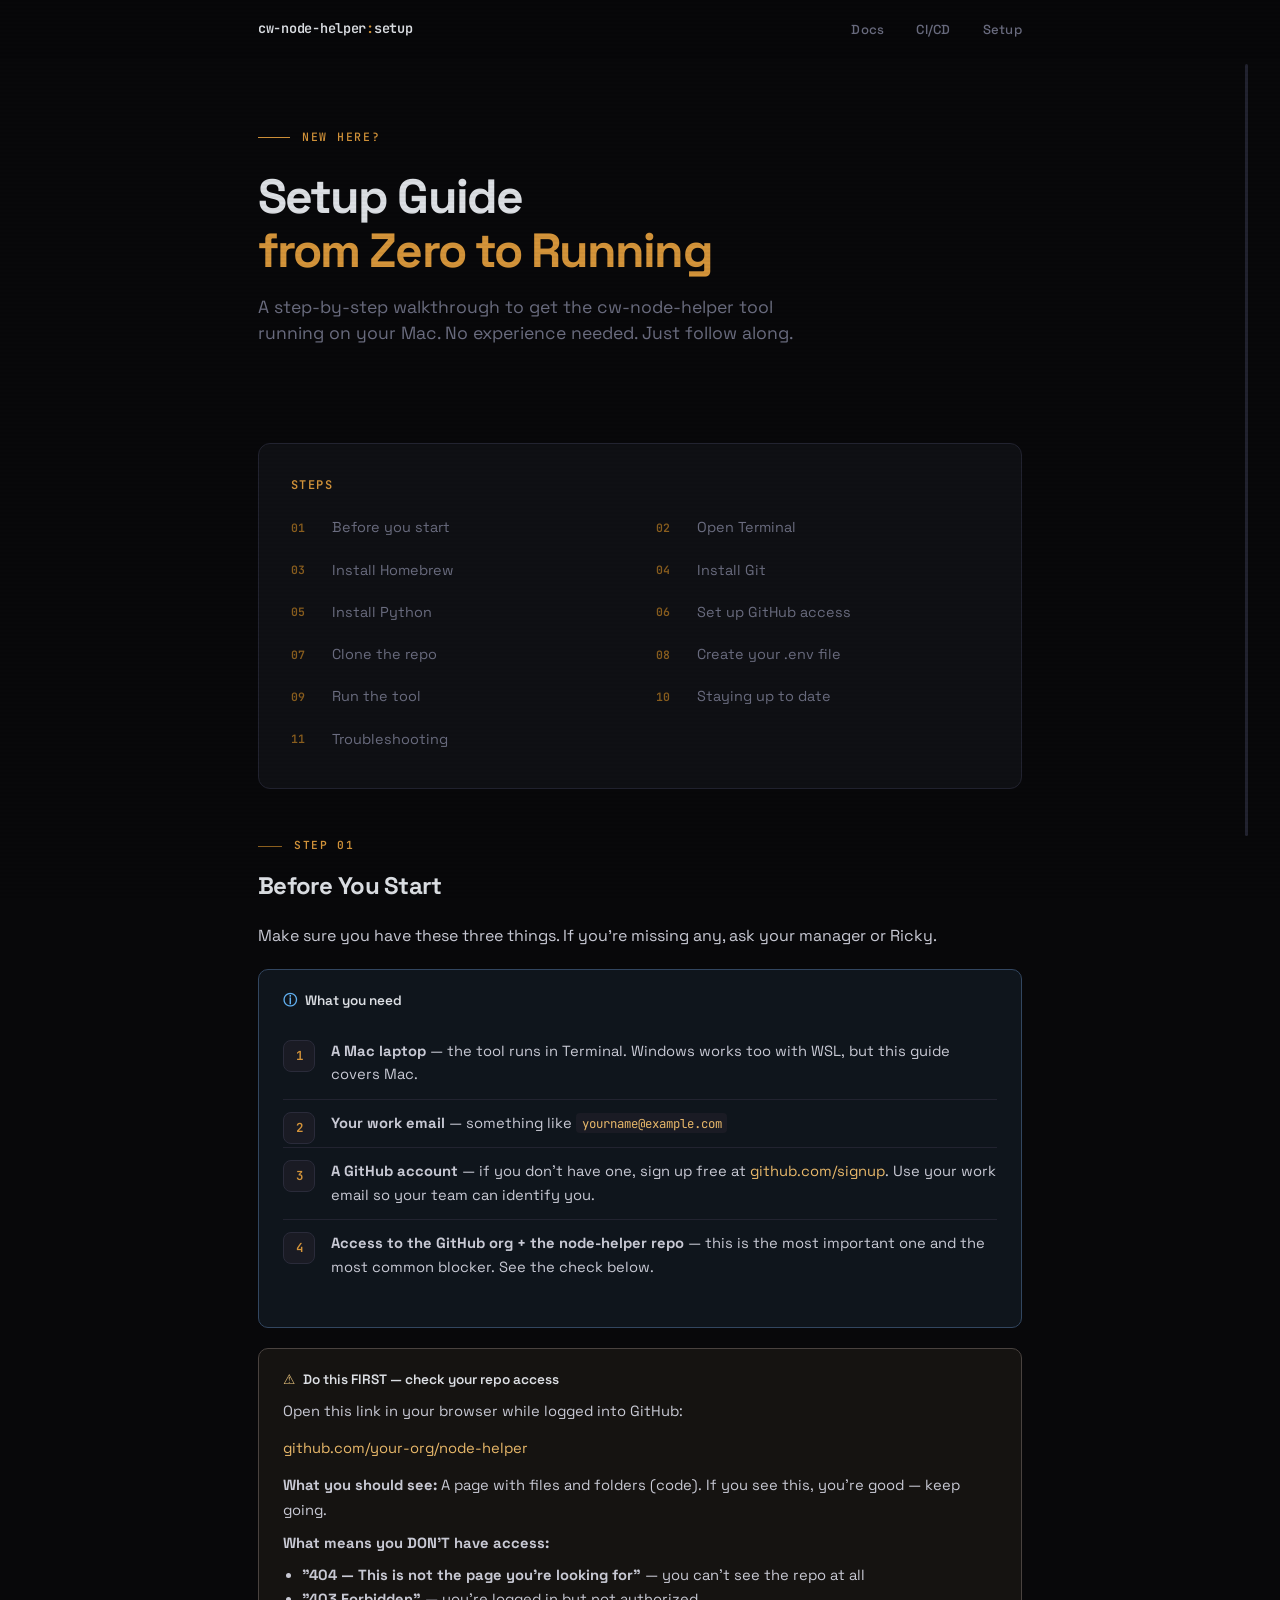
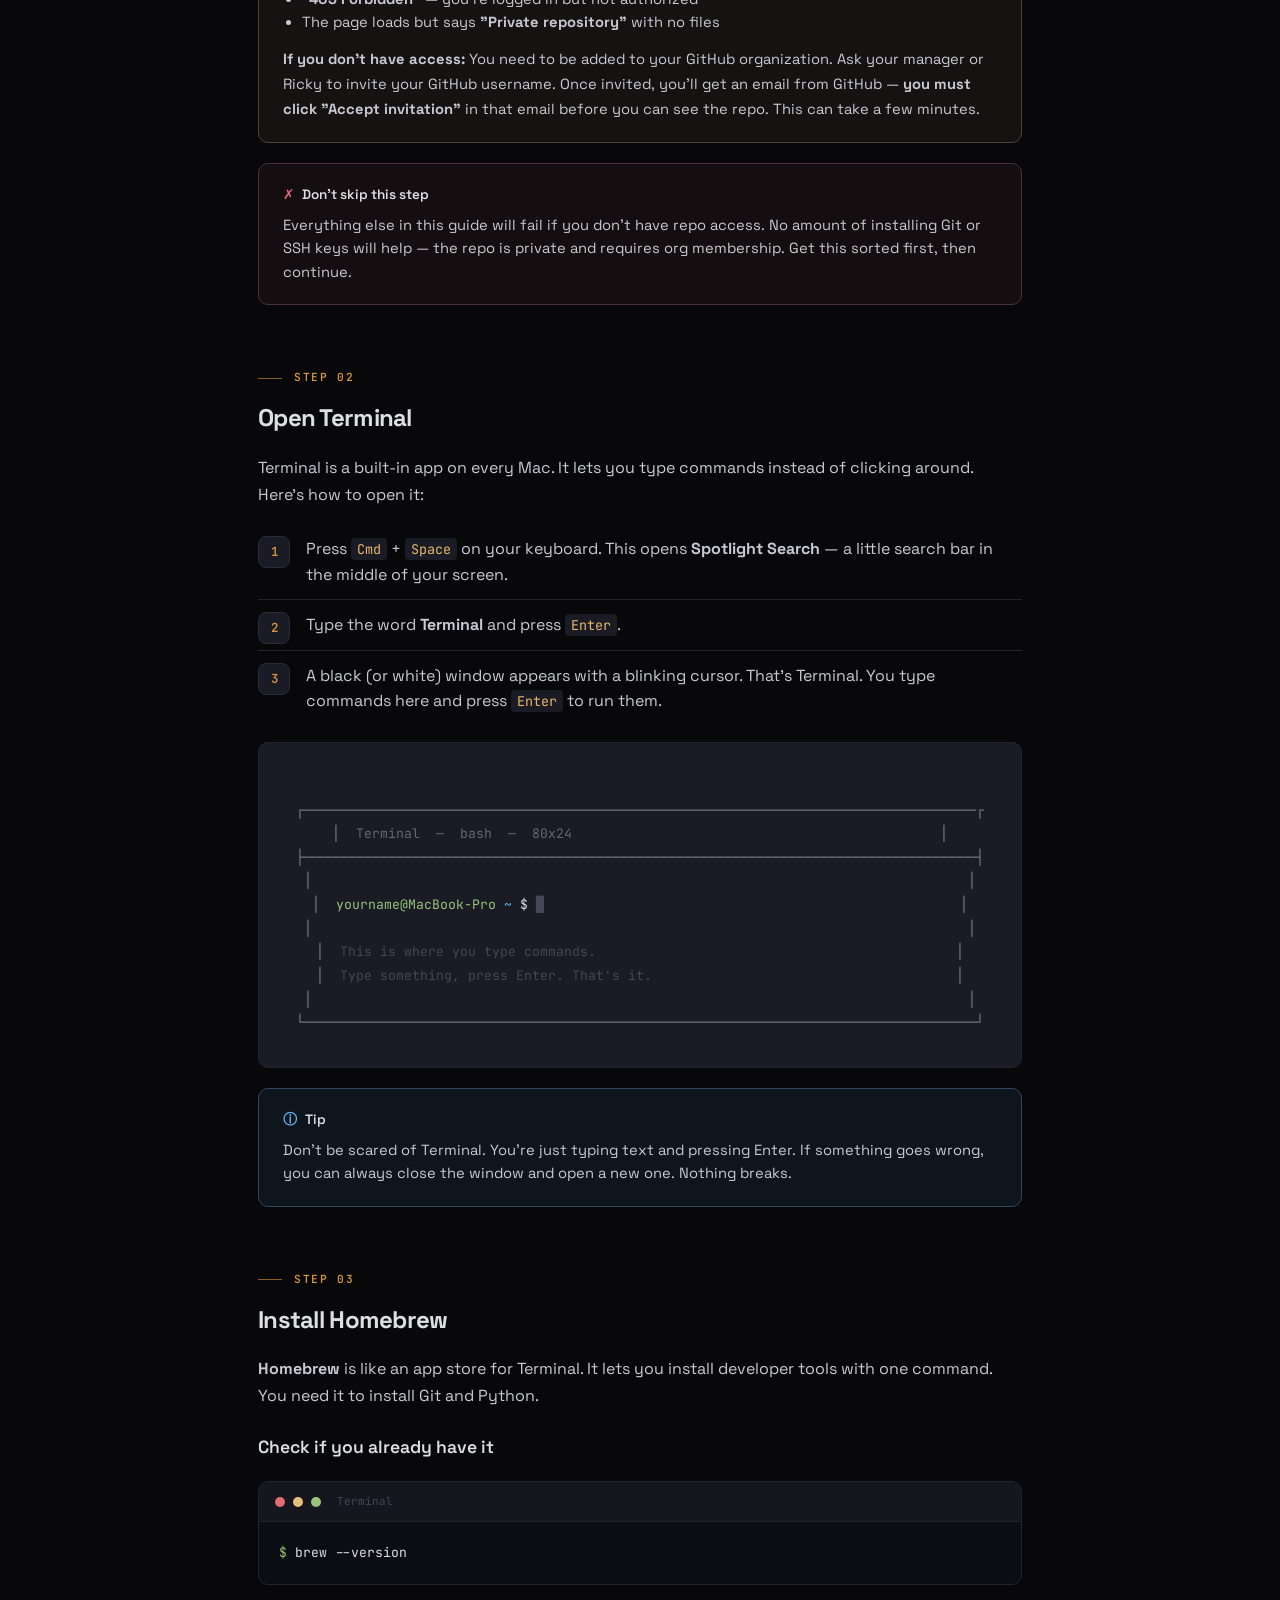
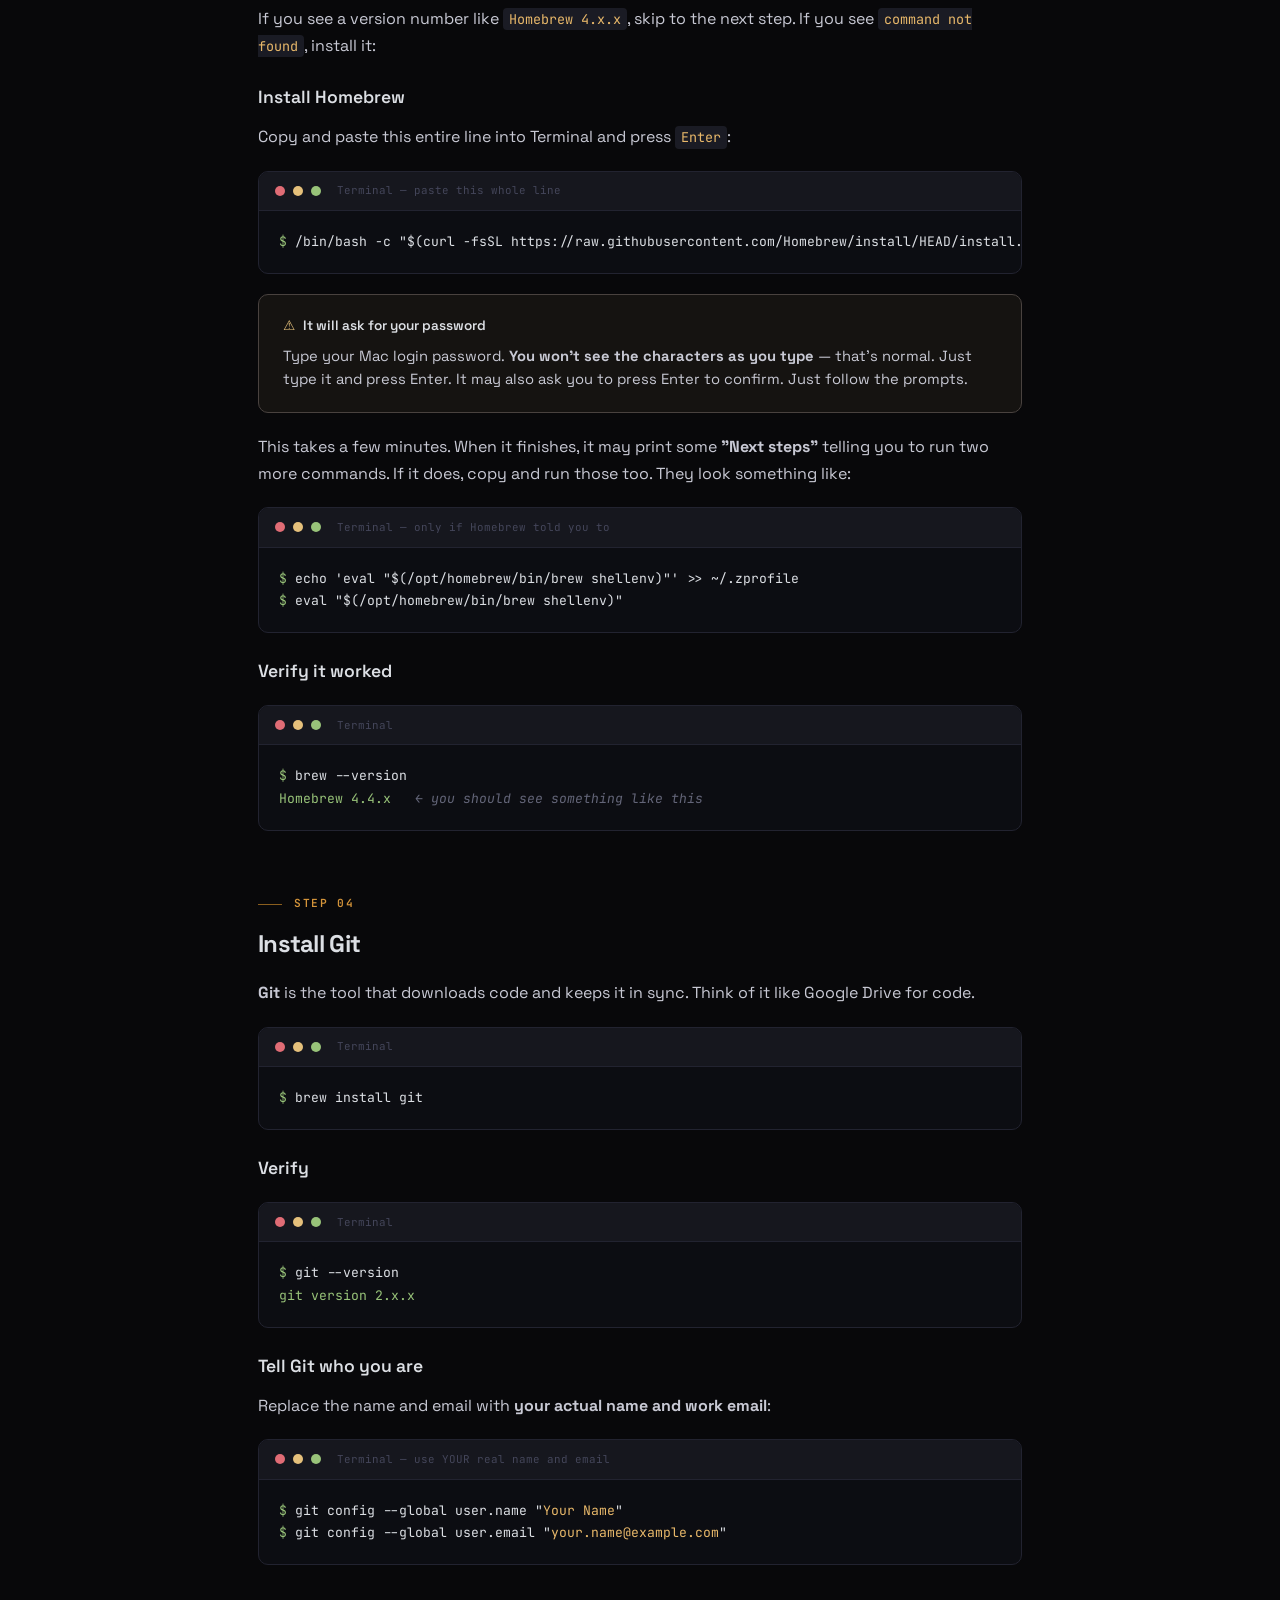
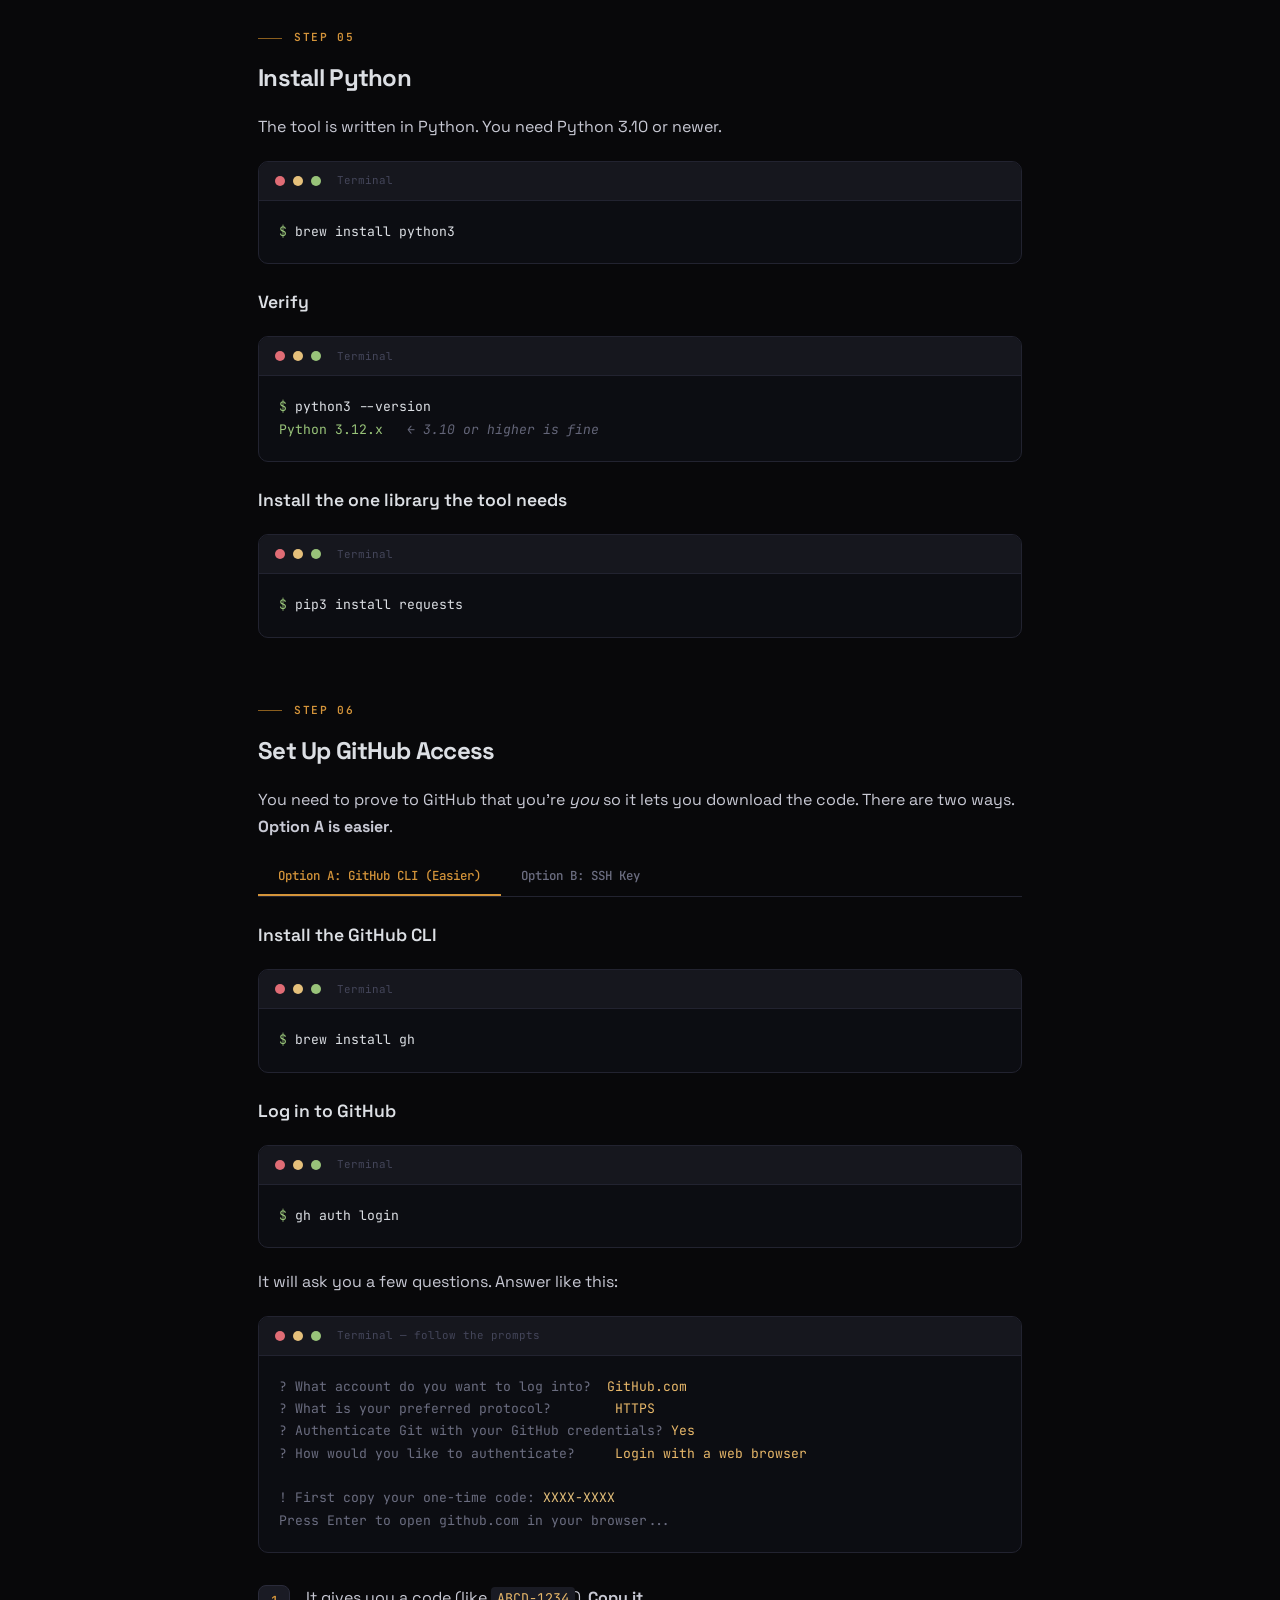
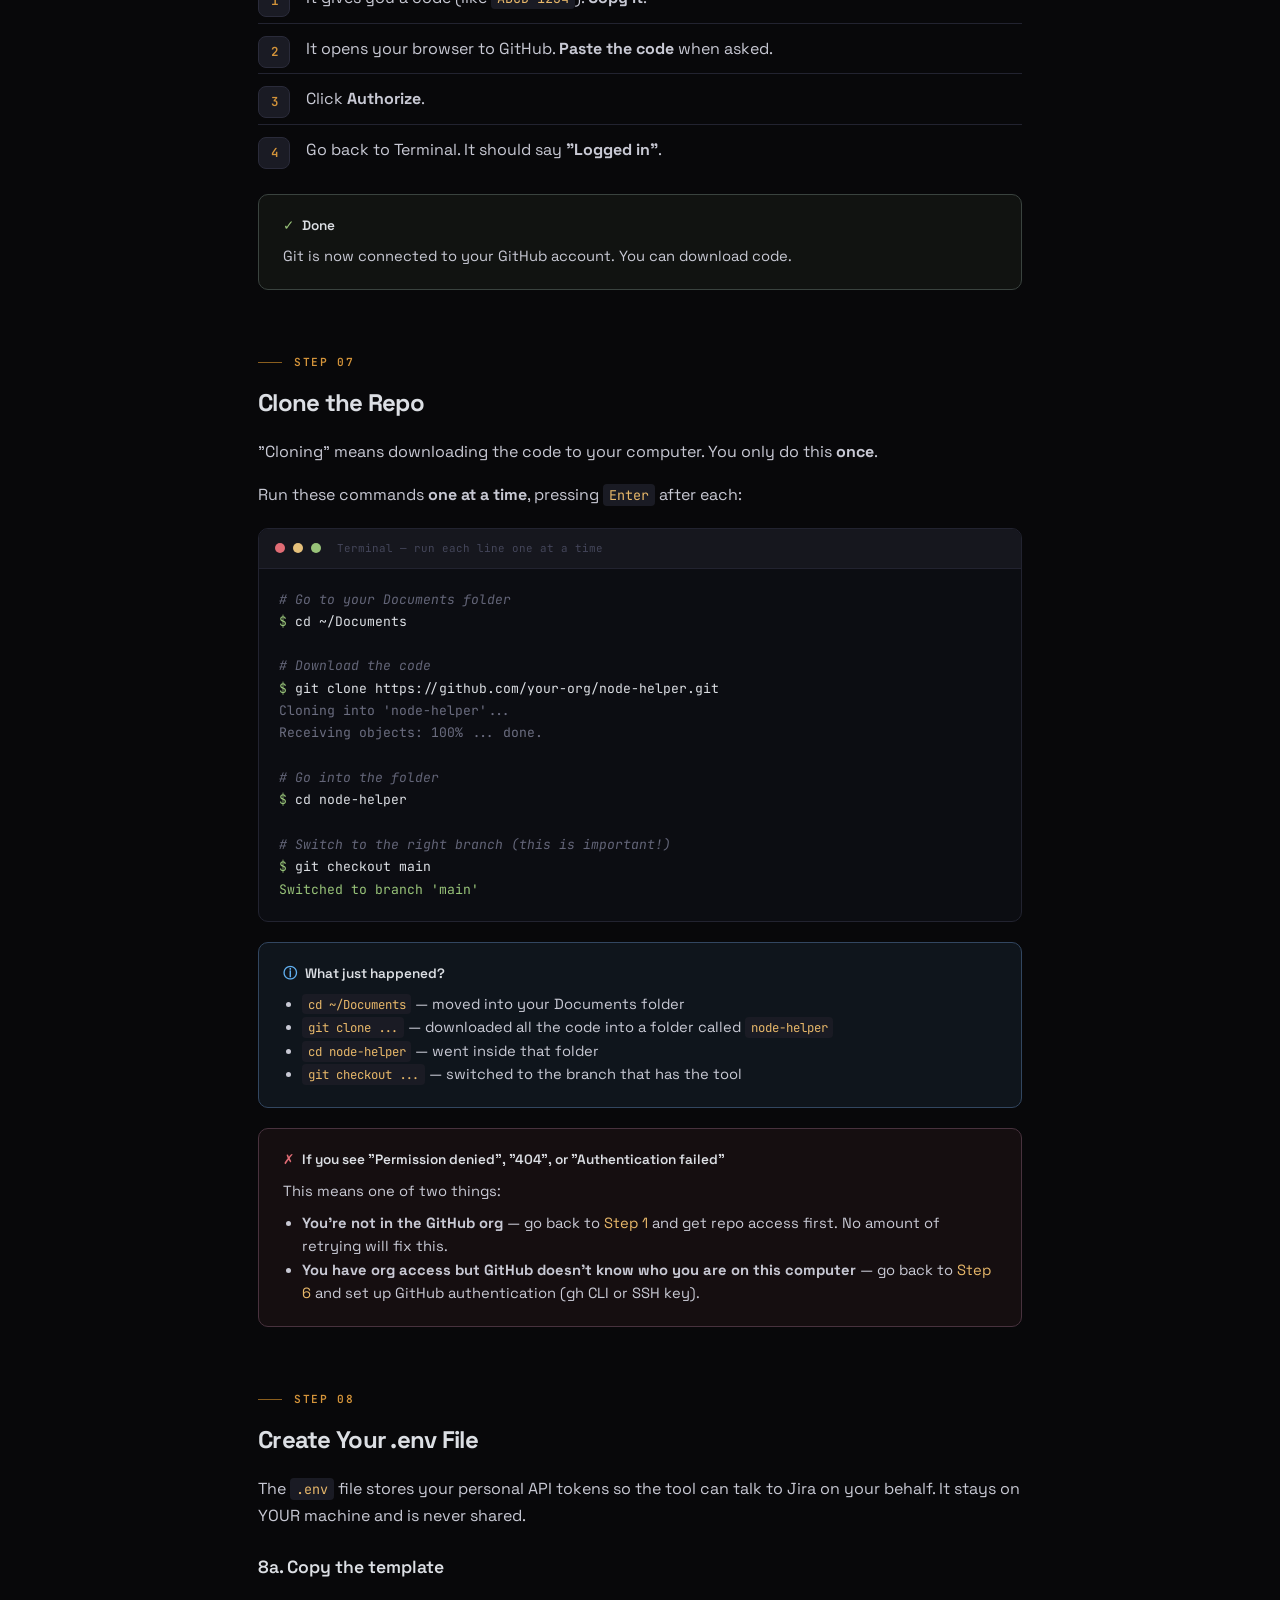
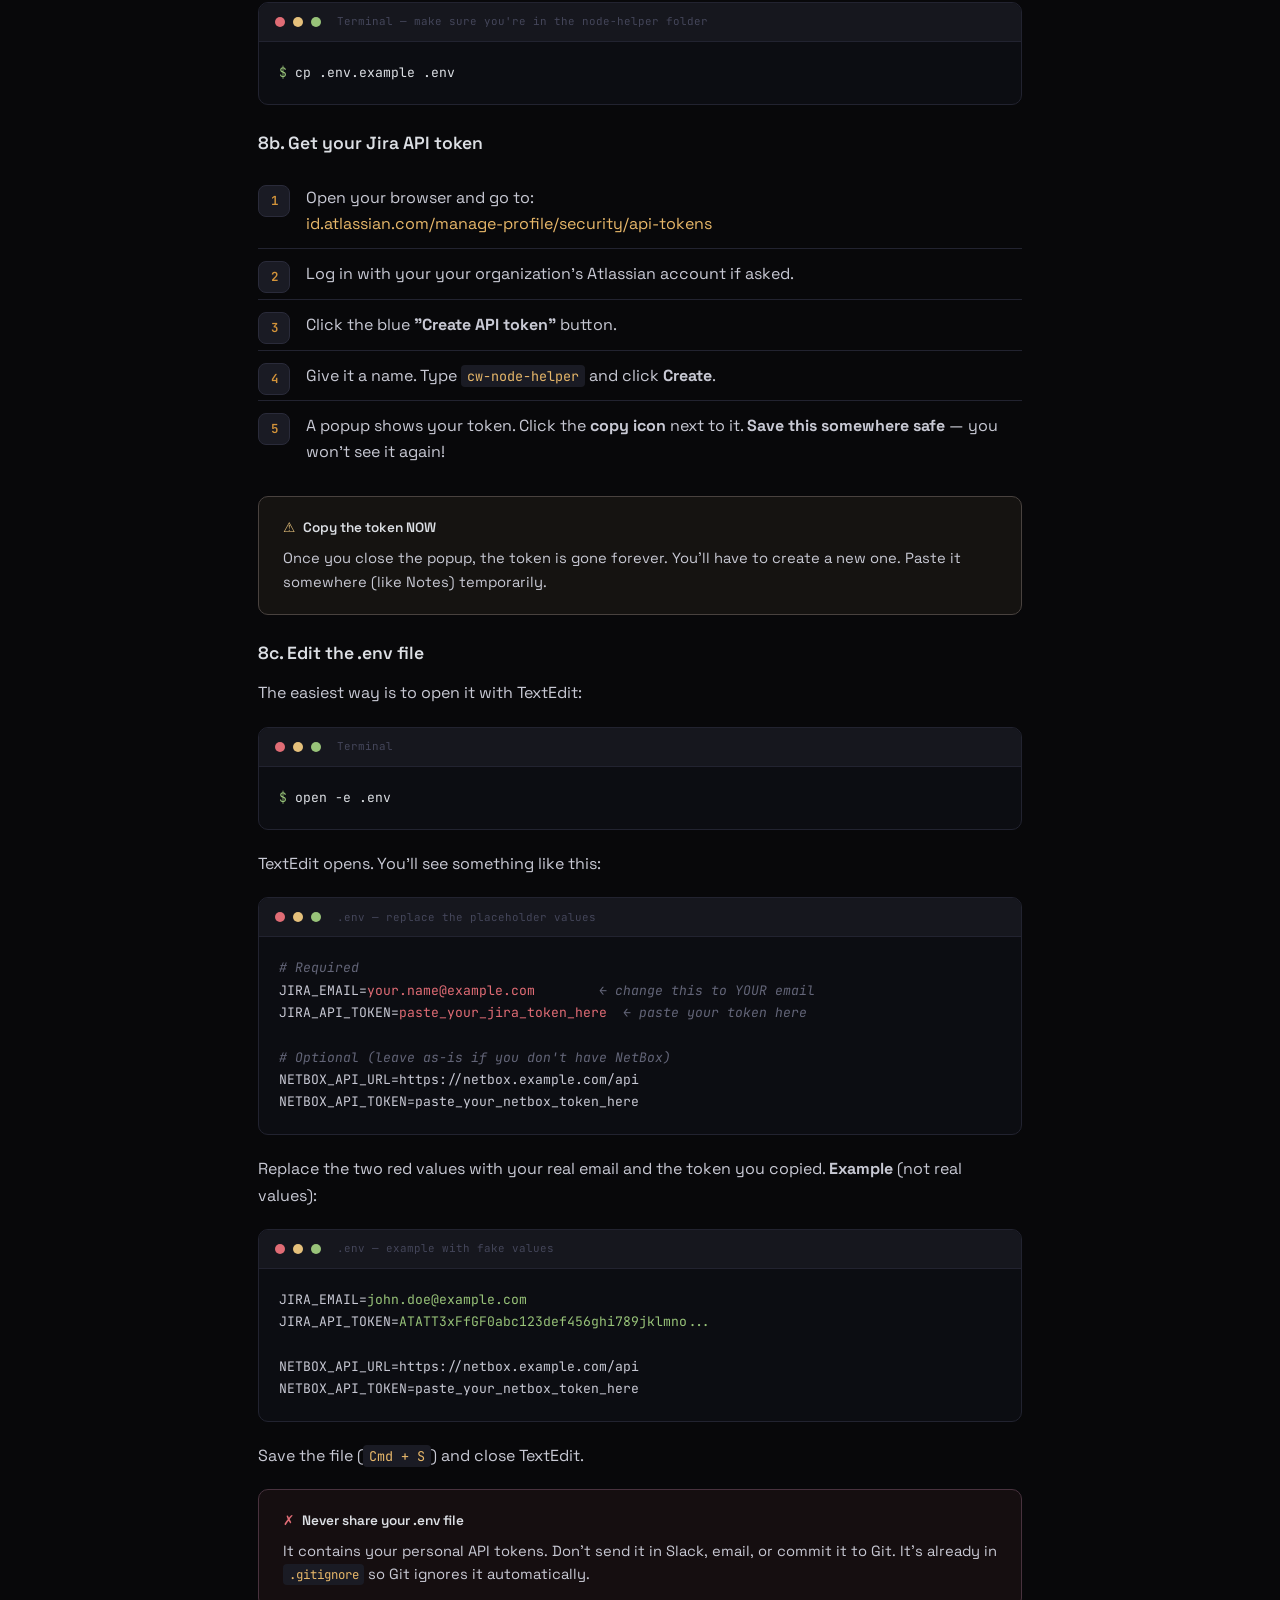
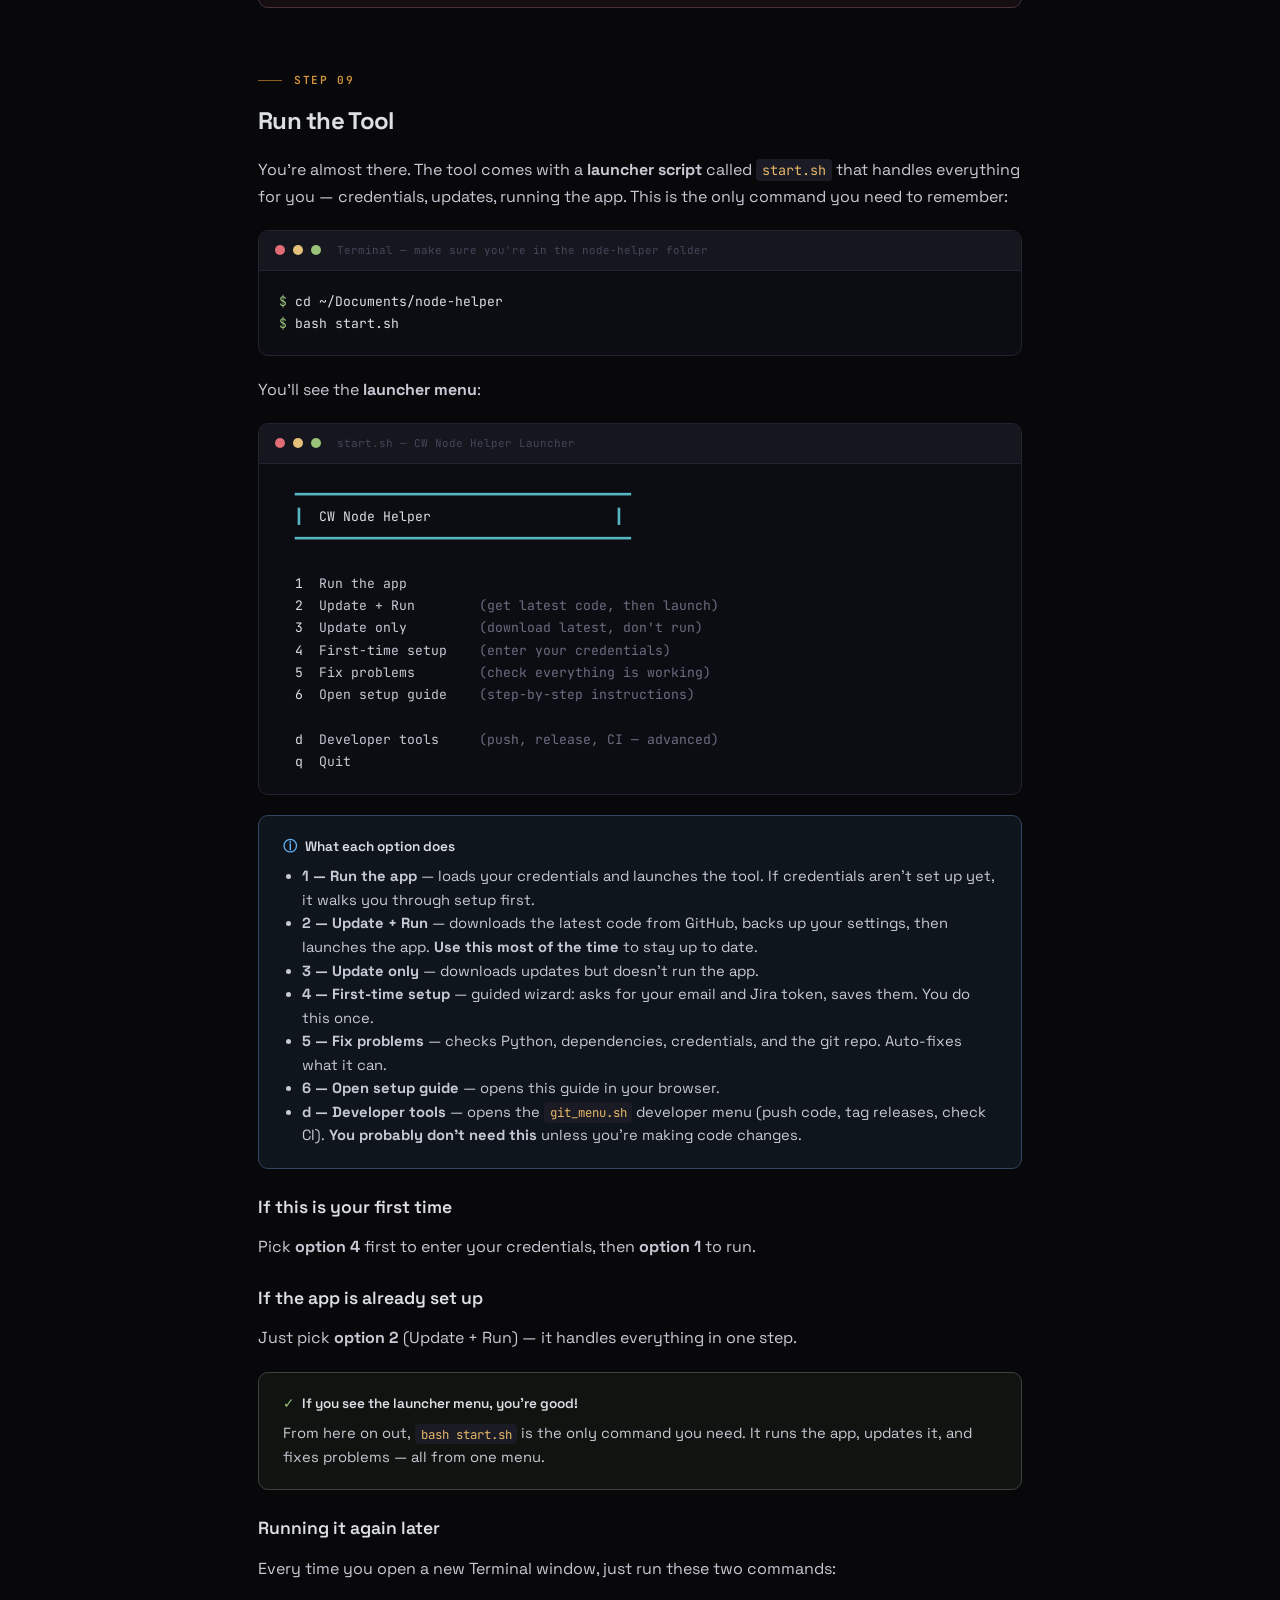
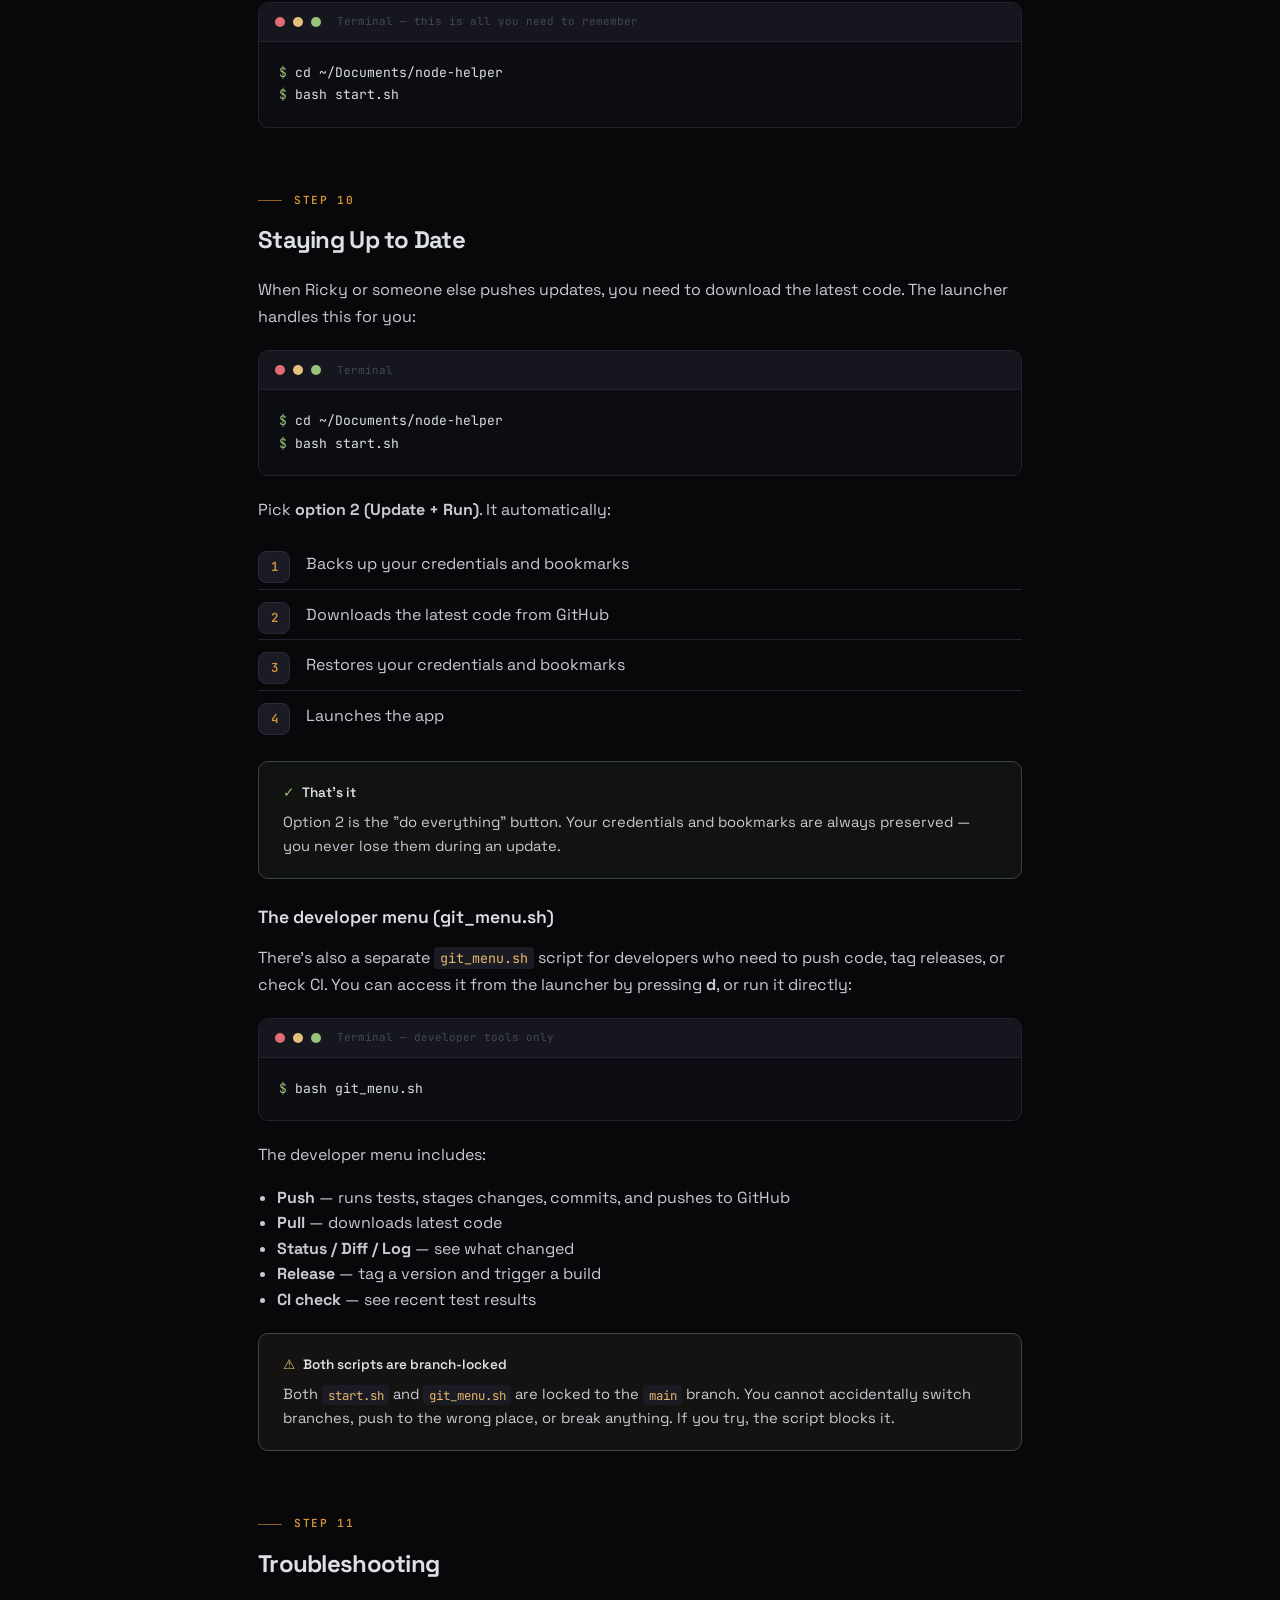
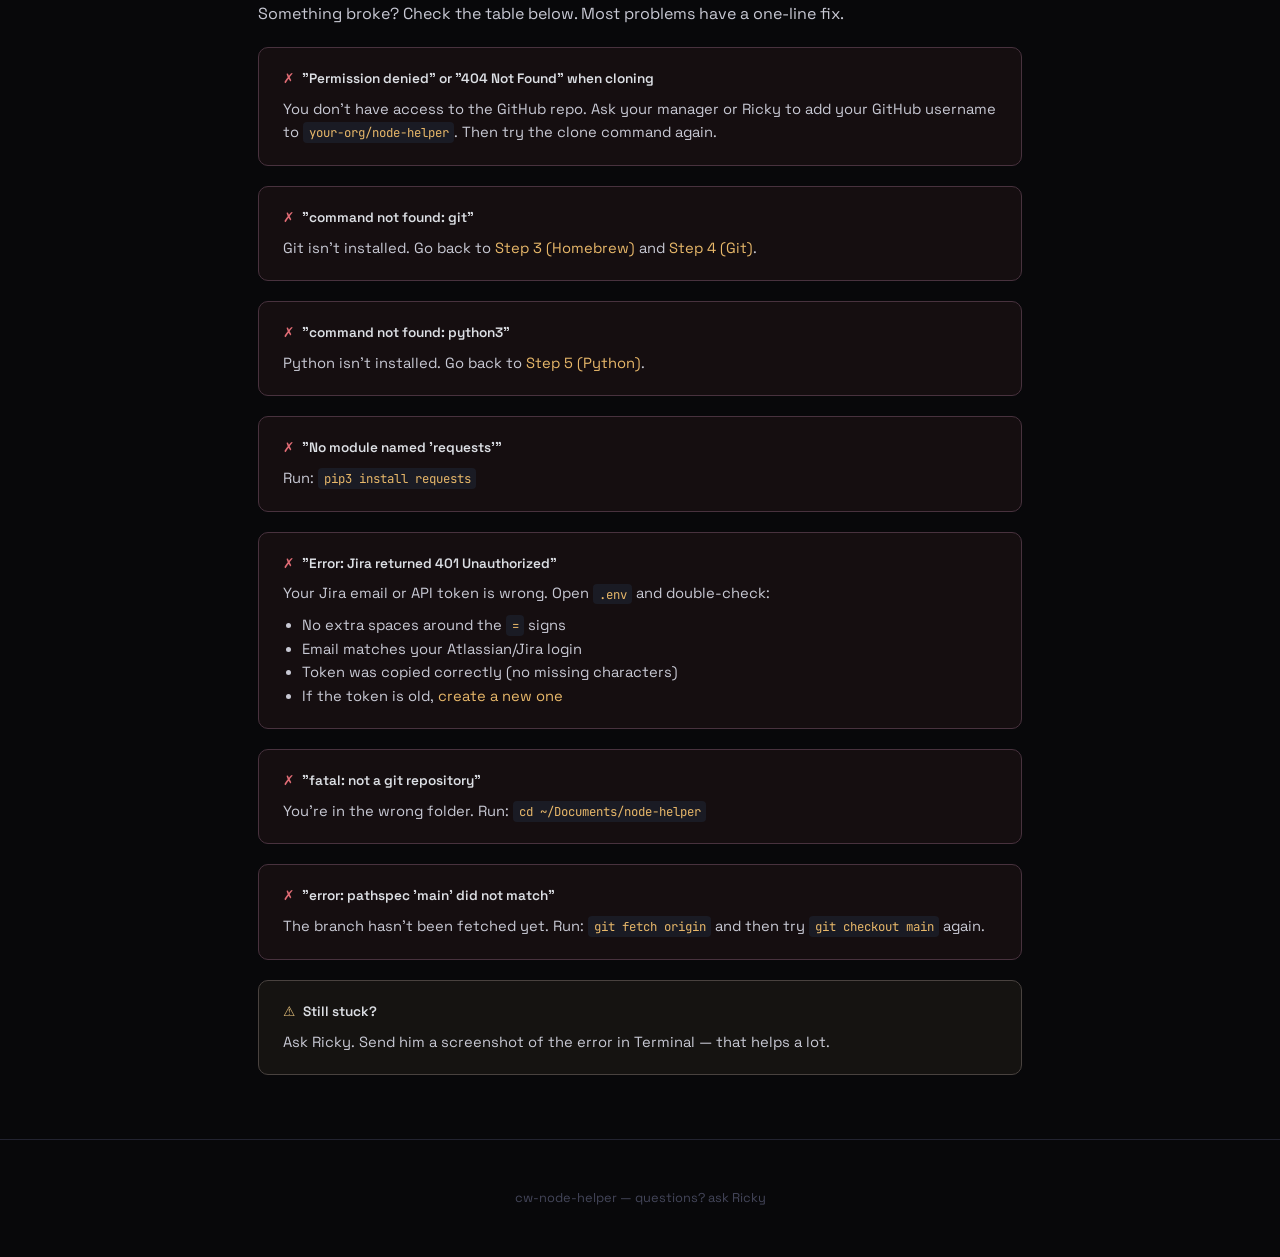
<file: site/setup-guide.html>
<!DOCTYPE html>
<html lang="en">
<head>
<meta charset="UTF-8">
<meta name="viewport" content="width=device-width, initial-scale=1.0">
<meta name="theme-color" content="#08080a">
<title>Setup Guide — CW Node Helper</title>
<link rel="preconnect" href="https://fonts.googleapis.com">
<link rel="preconnect" href="https://fonts.gstatic.com" crossorigin>
<link href="https://fonts.googleapis.com/css2?family=JetBrains+Mono:wght@400;500;600&family=Space+Grotesk:wght@400;500;600;700&display=swap" rel="stylesheet">
<style>
/* ------------------------------------------------------------------ */
/*  RESET & BASE  (matches index.html / cicd.html)                    */
/* ------------------------------------------------------------------ */
*, *::before, *::after { margin: 0; padding: 0; box-sizing: border-box; }

:root {
  --bg:        #08080a;
  --bg-raised: #0f1014;
  --surface:   #1a1b24;
  --border:    #222330;
  --border-lt: #2a2b3a;

  --text:      #c8c9d4;
  --text-dim:  #6b6d80;
  --text-mute: #44465a;

  --accent:    #d4943a;
  --accent-lt: #e8b86a;
  --accent-dk: #8a5e1e;

  --ansi-red:     #e06c75;
  --ansi-green:   #98c379;
  --ansi-yellow:  #e5c07b;
  --ansi-blue:    #61afef;
  --ansi-magenta: #c678dd;
  --ansi-cyan:    #56b6c2;
  --ansi-white:   #dcdfe4;
  --ansi-dim:     #636578;

  --bg-terminal:        #0c0d12;
  --bg-terminal-chrome: #16171e;

  --font-body: 'Space Grotesk', system-ui, sans-serif;
  --font-mono: 'JetBrains Mono', 'SF Mono', 'Cascadia Code', monospace;

  --ease-out: cubic-bezier(0.16, 1, 0.3, 1);
}

html {
  font-size: 16px;
  scroll-behavior: smooth;
  -webkit-font-smoothing: antialiased;
  -moz-osx-font-smoothing: grayscale;
}

body {
  background: var(--bg);
  color: var(--text);
  font-family: var(--font-body);
  line-height: 1.6;
  overflow-x: hidden;
}

::selection {
  background: var(--accent-dk);
  color: var(--ansi-white);
}

a { color: var(--accent-lt); text-decoration: none; }
a:hover { color: var(--accent); }

/* Scanline overlay */
body::before {
  content: '';
  position: fixed;
  inset: 0;
  background: repeating-linear-gradient(
    0deg,
    transparent,
    transparent 2px,
    rgba(0,0,0,0.03) 2px,
    rgba(0,0,0,0.03) 4px
  );
  pointer-events: none;
  z-index: 9999;
}

/* ------------------------------------------------------------------ */
/*  LAYOUT                                                            */
/* ------------------------------------------------------------------ */
.wrap {
  max-width: 860px;
  margin: 0 auto;
  padding: 0 clamp(1.5rem, 4vw, 3rem);
}

/* ------------------------------------------------------------------ */
/*  NAV                                                               */
/* ------------------------------------------------------------------ */
nav {
  position: fixed;
  top: 0;
  left: 0;
  right: 0;
  z-index: 100;
  padding: 1rem 0;
  background: color-mix(in srgb, var(--bg) 85%, transparent);
  backdrop-filter: blur(16px);
  border-bottom: 1px solid transparent;
  transition: border-color 0.4s;
}
nav.scrolled { border-bottom-color: var(--border); }

nav .wrap {
  display: flex;
  align-items: center;
  justify-content: space-between;
  max-width: 860px;
}

.nav-brand {
  font-family: var(--font-mono);
  font-weight: 600;
  font-size: 0.85rem;
  color: var(--ansi-white);
  letter-spacing: -0.02em;
}
.nav-brand span { color: var(--accent); }

.nav-links {
  display: flex;
  gap: 2rem;
  list-style: none;
}

.nav-links a {
  font-size: 0.82rem;
  color: var(--text-dim);
  font-weight: 500;
  letter-spacing: 0.02em;
  transition: color 0.2s;
}
.nav-links a:hover { color: var(--text); }

/* ------------------------------------------------------------------ */
/*  HERO                                                              */
/* ------------------------------------------------------------------ */
.hero {
  padding-top: 8rem;
  padding-bottom: 3rem;
}

.hero-label {
  font-family: var(--font-mono);
  font-size: 0.72rem;
  font-weight: 500;
  color: var(--accent);
  letter-spacing: 0.15em;
  text-transform: uppercase;
  margin-bottom: 1.5rem;
  display: flex;
  align-items: center;
  gap: 0.75rem;
}
.hero-label::before {
  content: '';
  width: 2rem;
  height: 1px;
  background: var(--accent);
}

h1 {
  font-family: var(--font-body);
  font-size: clamp(2rem, 4.5vw, 3rem);
  font-weight: 700;
  line-height: 1.12;
  letter-spacing: -0.04em;
  color: var(--ansi-white);
  margin-bottom: 1rem;
}
h1 .hl { color: var(--accent); }

.hero-sub {
  font-size: 1.1rem;
  color: var(--text-dim);
  max-width: 540px;
  line-height: 1.5;
}

/* ------------------------------------------------------------------ */
/*  TABLE OF CONTENTS                                                 */
/* ------------------------------------------------------------------ */
.toc {
  background: var(--bg-raised);
  border: 1px solid var(--border);
  border-radius: 12px;
  padding: 2rem;
  margin: 2rem 0 3rem;
}
.toc h2 {
  font-family: var(--font-mono);
  font-size: 0.75rem;
  font-weight: 600;
  color: var(--accent);
  letter-spacing: 0.12em;
  text-transform: uppercase;
  margin-bottom: 1rem;
}
.toc ol {
  list-style: none;
  counter-reset: toc-counter;
  display: grid;
  grid-template-columns: 1fr 1fr;
  gap: 0.5rem 2rem;
}
@media (max-width: 600px) {
  .toc ol { grid-template-columns: 1fr; }
}
.toc li {
  counter-increment: toc-counter;
}
.toc li a {
  font-size: 0.9rem;
  color: var(--text-dim);
  display: flex;
  align-items: center;
  gap: 0.75rem;
  padding: 0.35rem 0;
  transition: color 0.2s;
}
.toc li a:hover { color: var(--ansi-white); }
.toc li a::before {
  content: counter(toc-counter, decimal-leading-zero);
  font-family: var(--font-mono);
  font-size: 0.72rem;
  font-weight: 600;
  color: var(--accent-dk);
  min-width: 1.8rem;
}

/* ------------------------------------------------------------------ */
/*  SECTIONS                                                          */
/* ------------------------------------------------------------------ */
section {
  margin-bottom: 4rem;
  scroll-margin-top: 5rem;
}

.step-number {
  font-family: var(--font-mono);
  font-size: 0.7rem;
  font-weight: 600;
  color: var(--accent);
  letter-spacing: 0.15em;
  text-transform: uppercase;
  margin-bottom: 0.75rem;
  display: flex;
  align-items: center;
  gap: 0.75rem;
}
.step-number::before {
  content: '';
  width: 1.5rem;
  height: 1px;
  background: var(--accent-dk);
}

h2 {
  font-size: 1.5rem;
  font-weight: 700;
  color: var(--ansi-white);
  letter-spacing: -0.03em;
  margin-bottom: 1rem;
}

h3 {
  font-size: 1.1rem;
  font-weight: 600;
  color: var(--ansi-white);
  margin: 1.5rem 0 0.75rem;
}

p {
  margin-bottom: 1rem;
  color: var(--text);
  line-height: 1.7;
}

/* ------------------------------------------------------------------ */
/*  TERMINAL BLOCKS                                                   */
/* ------------------------------------------------------------------ */
.terminal {
  background: var(--bg-terminal);
  border: 1px solid var(--border);
  border-radius: 10px;
  margin: 1.25rem 0;
  overflow: hidden;
}

.terminal-chrome {
  background: var(--bg-terminal-chrome);
  padding: 0.65rem 1rem;
  display: flex;
  align-items: center;
  gap: 0.5rem;
  border-bottom: 1px solid var(--border);
}
.terminal-dot {
  width: 10px;
  height: 10px;
  border-radius: 50%;
  background: var(--border-lt);
}
.terminal-dot:nth-child(1) { background: #e06c75; }
.terminal-dot:nth-child(2) { background: #e5c07b; }
.terminal-dot:nth-child(3) { background: #98c379; }
.terminal-title {
  font-family: var(--font-mono);
  font-size: 0.68rem;
  color: var(--text-mute);
  margin-left: 0.5rem;
}

.terminal pre {
  padding: 1.25rem;
  font-family: var(--font-mono);
  font-size: 0.82rem;
  line-height: 1.7;
  overflow-x: auto;
  color: var(--text);
}

/* Syntax colors inside terminal */
.terminal .prompt { color: var(--ansi-green); }
.terminal .cmd    { color: var(--ansi-white); }
.terminal .out    { color: var(--text-dim); }
.terminal .cmt    { color: var(--ansi-dim); font-style: italic; }
.terminal .hl     { color: var(--accent-lt); }
.terminal .ok     { color: var(--ansi-green); }
.terminal .err    { color: var(--ansi-red); }
.terminal .warn   { color: var(--ansi-yellow); }
.terminal .blue   { color: var(--ansi-blue); }
.terminal .cyan   { color: var(--ansi-cyan); }

/* Copyable commands */
.terminal .copy-line {
  display: flex;
  align-items: flex-start;
  gap: 0;
}
.terminal .copy-line:hover { background: rgba(255,255,255,0.02); }

/* ------------------------------------------------------------------ */
/*  CALLOUT BOXES                                                     */
/* ------------------------------------------------------------------ */
.callout {
  border-radius: 10px;
  padding: 1.25rem 1.5rem;
  margin: 1.25rem 0;
  font-size: 0.92rem;
  line-height: 1.6;
  border: 1px solid;
}

.callout-info {
  background: color-mix(in srgb, var(--ansi-blue) 8%, var(--bg));
  border-color: color-mix(in srgb, var(--ansi-blue) 25%, var(--border));
  color: var(--text);
}
.callout-info .callout-icon { color: var(--ansi-blue); }

.callout-warn {
  background: color-mix(in srgb, var(--ansi-yellow) 6%, var(--bg));
  border-color: color-mix(in srgb, var(--ansi-yellow) 20%, var(--border));
  color: var(--text);
}
.callout-warn .callout-icon { color: var(--ansi-yellow); }

.callout-success {
  background: color-mix(in srgb, var(--ansi-green) 6%, var(--bg));
  border-color: color-mix(in srgb, var(--ansi-green) 20%, var(--border));
}
.callout-success .callout-icon { color: var(--ansi-green); }

.callout-danger {
  background: color-mix(in srgb, var(--ansi-red) 6%, var(--bg));
  border-color: color-mix(in srgb, var(--ansi-red) 20%, var(--border));
}
.callout-danger .callout-icon { color: var(--ansi-red); }

.callout-header {
  display: flex;
  align-items: center;
  gap: 0.5rem;
  font-weight: 600;
  font-size: 0.85rem;
  margin-bottom: 0.5rem;
  color: var(--ansi-white);
}

/* ------------------------------------------------------------------ */
/*  NUMBERED INSTRUCTIONS (within prose)                              */
/* ------------------------------------------------------------------ */
.steps {
  list-style: none;
  counter-reset: step-counter;
  margin: 1rem 0;
}
.steps li {
  counter-increment: step-counter;
  padding: 0.75rem 0 0.75rem 3rem;
  position: relative;
  border-bottom: 1px solid var(--border);
}
.steps li:last-child { border-bottom: none; }
.steps li::before {
  content: counter(step-counter);
  position: absolute;
  left: 0;
  top: 0.75rem;
  width: 2rem;
  height: 2rem;
  background: var(--surface);
  border: 1px solid var(--border-lt);
  border-radius: 8px;
  display: flex;
  align-items: center;
  justify-content: center;
  font-family: var(--font-mono);
  font-size: 0.78rem;
  font-weight: 600;
  color: var(--accent);
}

code {
  font-family: var(--font-mono);
  font-size: 0.84em;
  background: var(--surface);
  padding: 0.15em 0.45em;
  border-radius: 4px;
  color: var(--accent-lt);
}

/* ------------------------------------------------------------------ */
/*  PROGRESS TRACKER                                                  */
/* ------------------------------------------------------------------ */
.progress {
  position: fixed;
  top: 4rem;
  right: 2rem;
  width: 3px;
  height: calc(100vh - 8rem);
  background: var(--border);
  border-radius: 2px;
  z-index: 50;
}
.progress-bar {
  width: 100%;
  border-radius: 2px;
  background: var(--accent);
  transition: height 0.15s ease-out;
}
@media (max-width: 960px) {
  .progress { display: none; }
}

/* ------------------------------------------------------------------ */
/*  OPTION TABS                                                       */
/* ------------------------------------------------------------------ */
.option-tabs {
  display: flex;
  gap: 0;
  margin: 1rem 0 0;
  border-bottom: 1px solid var(--border);
}
.option-tab {
  padding: 0.65rem 1.25rem;
  font-family: var(--font-mono);
  font-size: 0.78rem;
  font-weight: 500;
  color: var(--text-dim);
  background: none;
  border: none;
  cursor: pointer;
  border-bottom: 2px solid transparent;
  transition: all 0.2s;
}
.option-tab:hover { color: var(--text); }
.option-tab.active {
  color: var(--accent);
  border-bottom-color: var(--accent);
}
.option-panel { display: none; }
.option-panel.active { display: block; }

/* ------------------------------------------------------------------ */
/*  FOOTER                                                            */
/* ------------------------------------------------------------------ */
footer {
  padding: 3rem 0;
  border-top: 1px solid var(--border);
  text-align: center;
  color: var(--text-mute);
  font-size: 0.8rem;
}

/* ------------------------------------------------------------------ */
/*  SCREENSHOT PLACEHOLDERS                                           */
/* ------------------------------------------------------------------ */
.screenshot {
  background: var(--surface);
  border: 1px solid var(--border);
  border-radius: 10px;
  padding: 2rem;
  margin: 1rem 0;
  text-align: center;
  font-family: var(--font-mono);
  font-size: 0.82rem;
  color: var(--text-dim);
  line-height: 1.8;
  white-space: pre;
}

</style>
</head>

<body>

<!-- NAV -->
<nav id="nav">
  <div class="wrap">
    <div class="nav-brand">cw-node-helper<span>:</span>setup</div>
    <ul class="nav-links">
      <li><a href="index.html">Docs</a></li>
      <li><a href="cicd.html">CI/CD</a></li>
      <li><a href="setup-guide.html">Setup</a></li>
    </ul>
  </div>
</nav>

<!-- HERO -->
<header class="hero">
  <div class="wrap">
    <div class="hero-label">New here?</div>
    <h1>Setup Guide<br><span class="hl">from Zero to Running</span></h1>
    <p class="hero-sub">
      A step-by-step walkthrough to get the cw-node-helper tool running on your Mac.
      No experience needed. Just follow along.
    </p>
  </div>
</header>

<!-- PROGRESS BAR -->
<div class="progress"><div class="progress-bar" id="progressBar"></div></div>

<main class="wrap">

<!-- TABLE OF CONTENTS -->
<div class="toc">
  <h2>Steps</h2>
  <ol>
    <li><a href="#checklist">Before you start</a></li>
    <li><a href="#terminal">Open Terminal</a></li>
    <li><a href="#homebrew">Install Homebrew</a></li>
    <li><a href="#git">Install Git</a></li>
    <li><a href="#python">Install Python</a></li>
    <li><a href="#github-access">Set up GitHub access</a></li>
    <li><a href="#clone">Clone the repo</a></li>
    <li><a href="#env">Create your .env file</a></li>
    <li><a href="#run">Run the tool</a></li>
    <li><a href="#update">Staying up to date</a></li>
    <li><a href="#troubleshooting">Troubleshooting</a></li>
  </ol>
</div>


<!-- ============================================================== -->
<!--  STEP 1: BEFORE YOU START                                      -->
<!-- ============================================================== -->
<section id="checklist">
  <div class="step-number">Step 01</div>
  <h2>Before You Start</h2>
  <p>Make sure you have these three things. If you're missing any, ask your manager or Ricky.</p>

  <div class="callout callout-info">
    <div class="callout-header"><span class="callout-icon">&#9432;</span> What you need</div>
    <ol class="steps">
      <li>
        <strong>A Mac laptop</strong> &mdash; the tool runs in Terminal. Windows works too with WSL, but this guide covers Mac.
      </li>
      <li>
        <strong>Your work email</strong> &mdash; something like <code>yourname@example.com</code>
      </li>
      <li>
        <strong>A GitHub account</strong> &mdash; if you don't have one, sign up free at
        <a href="https://github.com/signup" target="_blank">github.com/signup</a>.
        Use your work email so your team can identify you.
      </li>
      <li>
        <strong>Access to the GitHub org + the node-helper repo</strong> &mdash; this is the most important one and the most common blocker. See the check below.
      </li>
    </ol>
  </div>

  <div class="callout callout-warn">
    <div class="callout-header"><span class="callout-icon">&#9888;</span> Do this FIRST &mdash; check your repo access</div>
    <p style="margin-bottom: 0.75rem;">Open this link in your browser while logged into GitHub:</p>
    <p style="margin-bottom: 0.75rem;"><a href="https://github.com/your-org/node-helper" target="_blank">github.com/your-org/node-helper</a></p>
    <p style="margin-bottom: 0.5rem;"><strong>What you should see:</strong> A page with files and folders (code). If you see this, you're good &mdash; keep going.</p>
    <p style="margin-bottom: 0.5rem;"><strong>What means you DON'T have access:</strong></p>
    <ul style="margin: 0; padding-left: 1.2rem; color: var(--text);">
      <li><strong>"404 &mdash; This is not the page you're looking for"</strong> &mdash; you can't see the repo at all</li>
      <li><strong>"403 Forbidden"</strong> &mdash; you're logged in but not authorized</li>
      <li>The page loads but says <strong>"Private repository"</strong> with no files</li>
    </ul>
    <p style="margin-top: 0.75rem; margin-bottom: 0;"><strong>If you don't have access:</strong> You need to be added to your GitHub organization. Ask your manager or Ricky to invite your GitHub username. Once invited, you'll get an email from GitHub &mdash; <strong>you must click "Accept invitation"</strong> in that email before you can see the repo. This can take a few minutes.</p>
  </div>

  <div class="callout callout-danger">
    <div class="callout-header"><span class="callout-icon">&#10007;</span> Don't skip this step</div>
    Everything else in this guide will fail if you don't have repo access. No amount of installing Git or SSH keys will help &mdash; the repo is private and requires org membership. Get this sorted first, then continue.
  </div>
</section>


<!-- ============================================================== -->
<!--  STEP 2: OPEN TERMINAL                                        -->
<!-- ============================================================== -->
<section id="terminal">
  <div class="step-number">Step 02</div>
  <h2>Open Terminal</h2>
  <p>Terminal is a built-in app on every Mac. It lets you type commands instead of clicking around. Here's how to open it:</p>

  <ol class="steps">
    <li>
      Press <code>Cmd</code> + <code>Space</code> on your keyboard. This opens <strong>Spotlight Search</strong> &mdash; a little search bar in the middle of your screen.
    </li>
    <li>
      Type the word <strong>Terminal</strong> and press <code>Enter</code>.
    </li>
    <li>
      A black (or white) window appears with a blinking cursor. That's Terminal. You type commands here and press <code>Enter</code> to run them.
    </li>
  </ol>

  <div class="screenshot">
&#9484;&#9472;&#9472;&#9472;&#9472;&#9472;&#9472;&#9472;&#9472;&#9472;&#9472;&#9472;&#9472;&#9472;&#9472;&#9472;&#9472;&#9472;&#9472;&#9472;&#9472;&#9472;&#9472;&#9472;&#9472;&#9472;&#9472;&#9472;&#9472;&#9472;&#9472;&#9472;&#9472;&#9472;&#9472;&#9472;&#9472;&#9472;&#9472;&#9472;&#9472;&#9472;&#9472;&#9472;&#9472;&#9472;&#9472;&#9472;&#9472;&#9472;&#9472;&#9472;&#9472;&#9472;&#9472;&#9472;&#9472;&#9472;&#9472;&#9472;&#9472;&#9472;&#9472;&#9472;&#9472;&#9472;&#9472;&#9472;&#9472;&#9472;&#9472;&#9472;&#9472;&#9472;&#9472;&#9472;&#9472;&#9472;&#9472;&#9472;&#9472;&#9472;&#9472;&#9472;&#9472;&#9484;
&#9474;  <span style="color: var(--ansi-dim);">Terminal  &mdash;  bash  &mdash;  80x24</span>                                              &#9474;
&#9500;&#9472;&#9472;&#9472;&#9472;&#9472;&#9472;&#9472;&#9472;&#9472;&#9472;&#9472;&#9472;&#9472;&#9472;&#9472;&#9472;&#9472;&#9472;&#9472;&#9472;&#9472;&#9472;&#9472;&#9472;&#9472;&#9472;&#9472;&#9472;&#9472;&#9472;&#9472;&#9472;&#9472;&#9472;&#9472;&#9472;&#9472;&#9472;&#9472;&#9472;&#9472;&#9472;&#9472;&#9472;&#9472;&#9472;&#9472;&#9472;&#9472;&#9472;&#9472;&#9472;&#9472;&#9472;&#9472;&#9472;&#9472;&#9472;&#9472;&#9472;&#9472;&#9472;&#9472;&#9472;&#9472;&#9472;&#9472;&#9472;&#9472;&#9472;&#9472;&#9472;&#9472;&#9472;&#9472;&#9472;&#9472;&#9472;&#9472;&#9472;&#9472;&#9472;&#9472;&#9472;&#9508;
&#9474;                                                                                  &#9474;
&#9474;  <span style="color: var(--ansi-green);">yourname@MacBook-Pro</span> <span style="color: var(--ansi-blue);">~</span> <span style="color: var(--ansi-white);">$</span> <span style="color: var(--text-mute);">&#9608;</span>                                                    &#9474;
&#9474;                                                                                  &#9474;
&#9474;  <span style="color: var(--text-mute);">This is where you type commands.</span>                                             &#9474;
&#9474;  <span style="color: var(--text-mute);">Type something, press Enter. That's it.</span>                                      &#9474;
&#9474;                                                                                  &#9474;
&#9492;&#9472;&#9472;&#9472;&#9472;&#9472;&#9472;&#9472;&#9472;&#9472;&#9472;&#9472;&#9472;&#9472;&#9472;&#9472;&#9472;&#9472;&#9472;&#9472;&#9472;&#9472;&#9472;&#9472;&#9472;&#9472;&#9472;&#9472;&#9472;&#9472;&#9472;&#9472;&#9472;&#9472;&#9472;&#9472;&#9472;&#9472;&#9472;&#9472;&#9472;&#9472;&#9472;&#9472;&#9472;&#9472;&#9472;&#9472;&#9472;&#9472;&#9472;&#9472;&#9472;&#9472;&#9472;&#9472;&#9472;&#9472;&#9472;&#9472;&#9472;&#9472;&#9472;&#9472;&#9472;&#9472;&#9472;&#9472;&#9472;&#9472;&#9472;&#9472;&#9472;&#9472;&#9472;&#9472;&#9472;&#9472;&#9472;&#9472;&#9472;&#9472;&#9472;&#9472;&#9472;&#9496;</div>

  <div class="callout callout-info">
    <div class="callout-header"><span class="callout-icon">&#9432;</span> Tip</div>
    Don't be scared of Terminal. You're just typing text and pressing Enter. If something goes wrong, you can always close the window and open a new one. Nothing breaks.
  </div>
</section>


<!-- ============================================================== -->
<!--  STEP 3: INSTALL HOMEBREW                                     -->
<!-- ============================================================== -->
<section id="homebrew">
  <div class="step-number">Step 03</div>
  <h2>Install Homebrew</h2>
  <p><strong>Homebrew</strong> is like an app store for Terminal. It lets you install developer tools with one command. You need it to install Git and Python.</p>

  <h3>Check if you already have it</h3>
  <div class="terminal">
    <div class="terminal-chrome">
      <span class="terminal-dot"></span>
      <span class="terminal-dot"></span>
      <span class="terminal-dot"></span>
      <span class="terminal-title">Terminal</span>
    </div>
    <pre><span class="prompt">$</span> <span class="cmd">brew --version</span></pre>
  </div>

  <p>If you see a version number like <code>Homebrew 4.x.x</code>, skip to the next step. If you see <code>command not found</code>, install it:</p>

  <h3>Install Homebrew</h3>
  <p>Copy and paste this entire line into Terminal and press <code>Enter</code>:</p>
  <div class="terminal">
    <div class="terminal-chrome">
      <span class="terminal-dot"></span>
      <span class="terminal-dot"></span>
      <span class="terminal-dot"></span>
      <span class="terminal-title">Terminal &mdash; paste this whole line</span>
    </div>
    <pre><span class="prompt">$</span> <span class="cmd">/bin/bash -c "$(curl -fsSL https://raw.githubusercontent.com/Homebrew/install/HEAD/install.sh)"</span></pre>
  </div>

  <div class="callout callout-warn">
    <div class="callout-header"><span class="callout-icon">&#9888;</span> It will ask for your password</div>
    Type your Mac login password. <strong>You won't see the characters as you type</strong> &mdash; that's normal. Just type it and press Enter. It may also ask you to press Enter to confirm. Just follow the prompts.
  </div>

  <p>This takes a few minutes. When it finishes, it may print some <strong>"Next steps"</strong> telling you to run two more commands. If it does, copy and run those too. They look something like:</p>

  <div class="terminal">
    <div class="terminal-chrome">
      <span class="terminal-dot"></span>
      <span class="terminal-dot"></span>
      <span class="terminal-dot"></span>
      <span class="terminal-title">Terminal &mdash; only if Homebrew told you to</span>
    </div>
    <pre><span class="prompt">$</span> <span class="cmd">echo 'eval "$(/opt/homebrew/bin/brew shellenv)"' >> ~/.zprofile</span>
<span class="prompt">$</span> <span class="cmd">eval "$(/opt/homebrew/bin/brew shellenv)"</span></pre>
  </div>

  <h3>Verify it worked</h3>
  <div class="terminal">
    <div class="terminal-chrome">
      <span class="terminal-dot"></span>
      <span class="terminal-dot"></span>
      <span class="terminal-dot"></span>
      <span class="terminal-title">Terminal</span>
    </div>
    <pre><span class="prompt">$</span> <span class="cmd">brew --version</span>
<span class="ok">Homebrew 4.4.x</span>   <span class="cmt">&larr; you should see something like this</span></pre>
  </div>
</section>


<!-- ============================================================== -->
<!--  STEP 4: INSTALL GIT                                          -->
<!-- ============================================================== -->
<section id="git">
  <div class="step-number">Step 04</div>
  <h2>Install Git</h2>
  <p><strong>Git</strong> is the tool that downloads code and keeps it in sync. Think of it like Google Drive for code.</p>

  <div class="terminal">
    <div class="terminal-chrome">
      <span class="terminal-dot"></span>
      <span class="terminal-dot"></span>
      <span class="terminal-dot"></span>
      <span class="terminal-title">Terminal</span>
    </div>
    <pre><span class="prompt">$</span> <span class="cmd">brew install git</span></pre>
  </div>

  <h3>Verify</h3>
  <div class="terminal">
    <div class="terminal-chrome">
      <span class="terminal-dot"></span>
      <span class="terminal-dot"></span>
      <span class="terminal-dot"></span>
      <span class="terminal-title">Terminal</span>
    </div>
    <pre><span class="prompt">$</span> <span class="cmd">git --version</span>
<span class="ok">git version 2.x.x</span></pre>
  </div>

  <h3>Tell Git who you are</h3>
  <p>Replace the name and email with <strong>your actual name and work email</strong>:</p>
  <div class="terminal">
    <div class="terminal-chrome">
      <span class="terminal-dot"></span>
      <span class="terminal-dot"></span>
      <span class="terminal-dot"></span>
      <span class="terminal-title">Terminal &mdash; use YOUR real name and email</span>
    </div>
    <pre><span class="prompt">$</span> <span class="cmd">git config --global user.name "<span class="hl">Your Name</span>"</span>
<span class="prompt">$</span> <span class="cmd">git config --global user.email "<span class="hl">your.name@example.com</span>"</span></pre>
  </div>
</section>


<!-- ============================================================== -->
<!--  STEP 5: INSTALL PYTHON                                       -->
<!-- ============================================================== -->
<section id="python">
  <div class="step-number">Step 05</div>
  <h2>Install Python</h2>
  <p>The tool is written in Python. You need Python 3.10 or newer.</p>

  <div class="terminal">
    <div class="terminal-chrome">
      <span class="terminal-dot"></span>
      <span class="terminal-dot"></span>
      <span class="terminal-dot"></span>
      <span class="terminal-title">Terminal</span>
    </div>
    <pre><span class="prompt">$</span> <span class="cmd">brew install python3</span></pre>
  </div>

  <h3>Verify</h3>
  <div class="terminal">
    <div class="terminal-chrome">
      <span class="terminal-dot"></span>
      <span class="terminal-dot"></span>
      <span class="terminal-dot"></span>
      <span class="terminal-title">Terminal</span>
    </div>
    <pre><span class="prompt">$</span> <span class="cmd">python3 --version</span>
<span class="ok">Python 3.12.x</span>   <span class="cmt">&larr; 3.10 or higher is fine</span></pre>
  </div>

  <h3>Install the one library the tool needs</h3>
  <div class="terminal">
    <div class="terminal-chrome">
      <span class="terminal-dot"></span>
      <span class="terminal-dot"></span>
      <span class="terminal-dot"></span>
      <span class="terminal-title">Terminal</span>
    </div>
    <pre><span class="prompt">$</span> <span class="cmd">pip3 install requests</span></pre>
  </div>
</section>


<!-- ============================================================== -->
<!--  STEP 6: GITHUB ACCESS                                       -->
<!-- ============================================================== -->
<section id="github-access">
  <div class="step-number">Step 06</div>
  <h2>Set Up GitHub Access</h2>
  <p>You need to prove to GitHub that you're <em>you</em> so it lets you download the code. There are two ways. <strong>Option A is easier</strong>.</p>

  <!-- Tabs -->
  <div class="option-tabs" data-group="gh-auth">
    <button class="option-tab active" data-tab="gh-cli">Option A: GitHub CLI (Easier)</button>
    <button class="option-tab" data-tab="ssh-key">Option B: SSH Key</button>
  </div>

  <!-- Option A: gh CLI -->
  <div class="option-panel active" data-panel="gh-cli" data-group="gh-auth">
    <h3>Install the GitHub CLI</h3>
    <div class="terminal">
      <div class="terminal-chrome">
        <span class="terminal-dot"></span>
        <span class="terminal-dot"></span>
        <span class="terminal-dot"></span>
        <span class="terminal-title">Terminal</span>
      </div>
      <pre><span class="prompt">$</span> <span class="cmd">brew install gh</span></pre>
    </div>

    <h3>Log in to GitHub</h3>
    <div class="terminal">
      <div class="terminal-chrome">
        <span class="terminal-dot"></span>
        <span class="terminal-dot"></span>
        <span class="terminal-dot"></span>
        <span class="terminal-title">Terminal</span>
      </div>
      <pre><span class="prompt">$</span> <span class="cmd">gh auth login</span></pre>
    </div>

    <p>It will ask you a few questions. Answer like this:</p>
    <div class="terminal">
      <div class="terminal-chrome">
        <span class="terminal-dot"></span>
        <span class="terminal-dot"></span>
        <span class="terminal-dot"></span>
        <span class="terminal-title">Terminal &mdash; follow the prompts</span>
      </div>
      <pre><span class="out">? What account do you want to log into?</span>  <span class="hl">GitHub.com</span>
<span class="out">? What is your preferred protocol?</span>        <span class="hl">HTTPS</span>
<span class="out">? Authenticate Git with your GitHub credentials?</span> <span class="hl">Yes</span>
<span class="out">? How would you like to authenticate?</span>     <span class="hl">Login with a web browser</span>

<span class="out">! First copy your one-time code:</span> <span class="warn">XXXX-XXXX</span>
<span class="out">Press Enter to open github.com in your browser...</span></pre>
    </div>

    <ol class="steps">
      <li>It gives you a code (like <code>ABCD-1234</code>). <strong>Copy it</strong>.</li>
      <li>It opens your browser to GitHub. <strong>Paste the code</strong> when asked.</li>
      <li>Click <strong>Authorize</strong>.</li>
      <li>Go back to Terminal. It should say <strong>"Logged in"</strong>.</li>
    </ol>

    <div class="callout callout-success">
      <div class="callout-header"><span class="callout-icon">&#10003;</span> Done</div>
      Git is now connected to your GitHub account. You can download code.
    </div>
  </div>

  <!-- Option B: SSH Key -->
  <div class="option-panel" data-panel="ssh-key" data-group="gh-auth">
    <h3>Generate an SSH key</h3>
    <p>Replace the email with yours:</p>
    <div class="terminal">
      <div class="terminal-chrome">
        <span class="terminal-dot"></span>
        <span class="terminal-dot"></span>
        <span class="terminal-dot"></span>
        <span class="terminal-title">Terminal</span>
      </div>
      <pre><span class="prompt">$</span> <span class="cmd">ssh-keygen -t ed25519 -C "<span class="hl">your.name@example.com</span>"</span></pre>
    </div>

    <p>It will ask where to save the file. <strong>Just press Enter</strong> to accept the default. It will ask for a passphrase. You can <strong>press Enter twice</strong> to skip it (no passphrase).</p>

    <h3>Copy your key</h3>
    <div class="terminal">
      <div class="terminal-chrome">
        <span class="terminal-dot"></span>
        <span class="terminal-dot"></span>
        <span class="terminal-dot"></span>
        <span class="terminal-title">Terminal &mdash; this copies the key to your clipboard</span>
      </div>
      <pre><span class="prompt">$</span> <span class="cmd">pbcopy &lt; ~/.ssh/id_ed25519.pub</span></pre>
    </div>

    <p>Nothing visually happens, but the key is now copied to your clipboard.</p>

    <h3>Add it to GitHub</h3>
    <ol class="steps">
      <li>Open <a href="https://github.com/settings/ssh/new" target="_blank">github.com/settings/ssh/new</a> in your browser</li>
      <li>In the <strong>Title</strong> field, type something like <code>Work Mac</code></li>
      <li>In the <strong>Key</strong> field, press <code>Cmd + V</code> to paste</li>
      <li>Click <strong>Add SSH key</strong></li>
    </ol>

    <h3>Test it</h3>
    <div class="terminal">
      <div class="terminal-chrome">
        <span class="terminal-dot"></span>
        <span class="terminal-dot"></span>
        <span class="terminal-dot"></span>
        <span class="terminal-title">Terminal</span>
      </div>
      <pre><span class="prompt">$</span> <span class="cmd">ssh -T git@github.com</span>
<span class="ok">Hi yourname! You've successfully authenticated</span></pre>
    </div>

    <div class="callout callout-success">
      <div class="callout-header"><span class="callout-icon">&#10003;</span> Done</div>
      Your SSH key is linked to GitHub. You can download code.
    </div>
  </div>
</section>


<!-- ============================================================== -->
<!--  STEP 7: CLONE THE REPO                                      -->
<!-- ============================================================== -->
<section id="clone">
  <div class="step-number">Step 07</div>
  <h2>Clone the Repo</h2>
  <p>"Cloning" means downloading the code to your computer. You only do this <strong>once</strong>.</p>

  <p>Run these commands <strong>one at a time</strong>, pressing <code>Enter</code> after each:</p>

  <div class="terminal">
    <div class="terminal-chrome">
      <span class="terminal-dot"></span>
      <span class="terminal-dot"></span>
      <span class="terminal-dot"></span>
      <span class="terminal-title">Terminal &mdash; run each line one at a time</span>
    </div>
    <pre><span class="cmt"># Go to your Documents folder</span>
<span class="prompt">$</span> <span class="cmd">cd ~/Documents</span>

<span class="cmt"># Download the code</span>
<span class="prompt">$</span> <span class="cmd">git clone https://github.com/your-org/node-helper.git</span>
<span class="out">Cloning into 'node-helper'...</span>
<span class="out">Receiving objects: 100% ... done.</span>

<span class="cmt"># Go into the folder</span>
<span class="prompt">$</span> <span class="cmd">cd node-helper</span>

<span class="cmt"># Switch to the right branch (this is important!)</span>
<span class="prompt">$</span> <span class="cmd">git checkout main</span>
<span class="ok">Switched to branch 'main'</span></pre>
  </div>

  <div class="callout callout-info">
    <div class="callout-header"><span class="callout-icon">&#9432;</span> What just happened?</div>
    <ul style="margin: 0; padding-left: 1.2rem; color: var(--text);">
      <li><code>cd ~/Documents</code> &mdash; moved into your Documents folder</li>
      <li><code>git clone ...</code> &mdash; downloaded all the code into a folder called <code>node-helper</code></li>
      <li><code>cd node-helper</code> &mdash; went inside that folder</li>
      <li><code>git checkout ...</code> &mdash; switched to the branch that has the tool</li>
    </ul>
  </div>

  <div class="callout callout-danger">
    <div class="callout-header"><span class="callout-icon">&#10007;</span> If you see "Permission denied", "404", or "Authentication failed"</div>
    <p style="margin-bottom: 0.5rem;">This means one of two things:</p>
    <ul style="margin: 0; padding-left: 1.2rem; color: var(--text);">
      <li><strong>You're not in the GitHub org</strong> &mdash; go back to <a href="#checklist">Step 1</a> and get repo access first. No amount of retrying will fix this.</li>
      <li><strong>You have org access but GitHub doesn't know who you are on this computer</strong> &mdash; go back to <a href="#github-access">Step 6</a> and set up GitHub authentication (gh CLI or SSH key).</li>
    </ul>
  </div>
</section>


<!-- ============================================================== -->
<!--  STEP 8: .ENV FILE                                            -->
<!-- ============================================================== -->
<section id="env">
  <div class="step-number">Step 08</div>
  <h2>Create Your .env File</h2>
  <p>The <code>.env</code> file stores your personal API tokens so the tool can talk to Jira on your behalf. It stays on YOUR machine and is never shared.</p>

  <h3>8a. Copy the template</h3>
  <div class="terminal">
    <div class="terminal-chrome">
      <span class="terminal-dot"></span>
      <span class="terminal-dot"></span>
      <span class="terminal-dot"></span>
      <span class="terminal-title">Terminal &mdash; make sure you're in the node-helper folder</span>
    </div>
    <pre><span class="prompt">$</span> <span class="cmd">cp .env.example .env</span></pre>
  </div>

  <h3>8b. Get your Jira API token</h3>
  <ol class="steps">
    <li>Open your browser and go to:<br><a href="https://id.atlassian.com/manage-profile/security/api-tokens" target="_blank">id.atlassian.com/manage-profile/security/api-tokens</a></li>
    <li>Log in with your your organization's Atlassian account if asked.</li>
    <li>Click the blue <strong>"Create API token"</strong> button.</li>
    <li>Give it a name. Type <code>cw-node-helper</code> and click <strong>Create</strong>.</li>
    <li>A popup shows your token. Click the <strong>copy icon</strong> next to it. <strong>Save this somewhere safe</strong> &mdash; you won't see it again!</li>
  </ol>

  <div class="callout callout-warn">
    <div class="callout-header"><span class="callout-icon">&#9888;</span> Copy the token NOW</div>
    Once you close the popup, the token is gone forever. You'll have to create a new one. Paste it somewhere (like Notes) temporarily.
  </div>

  <h3>8c. Edit the .env file</h3>
  <p>The easiest way is to open it with TextEdit:</p>
  <div class="terminal">
    <div class="terminal-chrome">
      <span class="terminal-dot"></span>
      <span class="terminal-dot"></span>
      <span class="terminal-dot"></span>
      <span class="terminal-title">Terminal</span>
    </div>
    <pre><span class="prompt">$</span> <span class="cmd">open -e .env</span></pre>
  </div>

  <p>TextEdit opens. You'll see something like this:</p>
  <div class="terminal">
    <div class="terminal-chrome">
      <span class="terminal-dot"></span>
      <span class="terminal-dot"></span>
      <span class="terminal-dot"></span>
      <span class="terminal-title">.env &mdash; replace the placeholder values</span>
    </div>
    <pre><span class="cmt"># Required</span>
JIRA_EMAIL=<span class="err">your.name@example.com</span>        <span class="cmt">&larr; change this to YOUR email</span>
JIRA_API_TOKEN=<span class="err">paste_your_jira_token_here</span>  <span class="cmt">&larr; paste your token here</span>

<span class="cmt"># Optional (leave as-is if you don't have NetBox)</span>
NETBOX_API_URL=https://netbox.example.com/api
NETBOX_API_TOKEN=paste_your_netbox_token_here</pre>
  </div>

  <p>Replace the two red values with your real email and the token you copied. <strong>Example</strong> (not real values):</p>
  <div class="terminal">
    <div class="terminal-chrome">
      <span class="terminal-dot"></span>
      <span class="terminal-dot"></span>
      <span class="terminal-dot"></span>
      <span class="terminal-title">.env &mdash; example with fake values</span>
    </div>
    <pre>JIRA_EMAIL=<span class="ok">john.doe@example.com</span>
JIRA_API_TOKEN=<span class="ok">ATATT3xFfGF0abc123def456ghi789jklmno...</span>

NETBOX_API_URL=https://netbox.example.com/api
NETBOX_API_TOKEN=paste_your_netbox_token_here</pre>
  </div>

  <p>Save the file (<code>Cmd + S</code>) and close TextEdit.</p>

  <div class="callout callout-danger">
    <div class="callout-header"><span class="callout-icon">&#10007;</span> Never share your .env file</div>
    It contains your personal API tokens. Don't send it in Slack, email, or commit it to Git. It's already in <code>.gitignore</code> so Git ignores it automatically.
  </div>
</section>


<!-- ============================================================== -->
<!--  STEP 9: RUN THE TOOL                                        -->
<!-- ============================================================== -->
<section id="run">
  <div class="step-number">Step 09</div>
  <h2>Run the Tool</h2>
  <p>You're almost there. The tool comes with a <strong>launcher script</strong> called <code>start.sh</code> that handles everything for you &mdash; credentials, updates, running the app. This is the only command you need to remember:</p>

  <div class="terminal">
    <div class="terminal-chrome">
      <span class="terminal-dot"></span>
      <span class="terminal-dot"></span>
      <span class="terminal-dot"></span>
      <span class="terminal-title">Terminal &mdash; make sure you're in the node-helper folder</span>
    </div>
    <pre><span class="prompt">$</span> <span class="cmd">cd ~/Documents/node-helper</span>
<span class="prompt">$</span> <span class="cmd">bash start.sh</span></pre>
  </div>

  <p>You'll see the <strong>launcher menu</strong>:</p>

  <div class="terminal">
    <div class="terminal-chrome">
      <span class="terminal-dot"></span>
      <span class="terminal-dot"></span>
      <span class="terminal-dot"></span>
      <span class="terminal-title">start.sh &mdash; CW Node Helper Launcher</span>
    </div>
    <pre>  <span class="cyan">━━━━━━━━━━━━━━━━━━━━━━━━━━━━━━━━━━━━━━━━━━</span>
  <span class="cyan">┃</span>  <span class="cmd">CW Node Helper</span>                       <span class="cyan">┃</span>
  <span class="cyan">━━━━━━━━━━━━━━━━━━━━━━━━━━━━━━━━━━━━━━━━━━</span>

  <span class="cmd">1</span>  Run the app
  <span class="cmd">2</span>  Update + Run        <span class="out">(get latest code, then launch)</span>
  <span class="cmd">3</span>  Update only         <span class="out">(download latest, don't run)</span>
  <span class="cmd">4</span>  First-time setup    <span class="out">(enter your credentials)</span>
  <span class="cmd">5</span>  Fix problems        <span class="out">(check everything is working)</span>
  <span class="cmd">6</span>  Open setup guide    <span class="out">(step-by-step instructions)</span>

  <span class="cmd">d</span>  Developer tools     <span class="out">(push, release, CI &mdash; advanced)</span>
  <span class="cmd">q</span>  Quit</pre>
  </div>

  <div class="callout callout-info">
    <div class="callout-header"><span class="callout-icon">&#9432;</span> What each option does</div>
    <ul style="margin: 0; padding-left: 1.2rem; color: var(--text);">
      <li><strong>1 &mdash; Run the app</strong> &mdash; loads your credentials and launches the tool. If credentials aren't set up yet, it walks you through setup first.</li>
      <li><strong>2 &mdash; Update + Run</strong> &mdash; downloads the latest code from GitHub, backs up your settings, then launches the app. <strong>Use this most of the time</strong> to stay up to date.</li>
      <li><strong>3 &mdash; Update only</strong> &mdash; downloads updates but doesn't run the app.</li>
      <li><strong>4 &mdash; First-time setup</strong> &mdash; guided wizard: asks for your email and Jira token, saves them. You do this once.</li>
      <li><strong>5 &mdash; Fix problems</strong> &mdash; checks Python, dependencies, credentials, and the git repo. Auto-fixes what it can.</li>
      <li><strong>6 &mdash; Open setup guide</strong> &mdash; opens this guide in your browser.</li>
      <li><strong>d &mdash; Developer tools</strong> &mdash; opens the <code>git_menu.sh</code> developer menu (push code, tag releases, check CI). <strong>You probably don't need this</strong> unless you're making code changes.</li>
    </ul>
  </div>

  <h3>If this is your first time</h3>
  <p>Pick <strong>option 4</strong> first to enter your credentials, then <strong>option 1</strong> to run.</p>

  <h3>If the app is already set up</h3>
  <p>Just pick <strong>option 2</strong> (Update + Run) &mdash; it handles everything in one step.</p>

  <div class="callout callout-success">
    <div class="callout-header"><span class="callout-icon">&#10003;</span> If you see the launcher menu, you're good!</div>
    From here on out, <code>bash start.sh</code> is the only command you need. It runs the app, updates it, and fixes problems &mdash; all from one menu.
  </div>

  <h3>Running it again later</h3>
  <p>Every time you open a new Terminal window, just run these two commands:</p>
  <div class="terminal">
    <div class="terminal-chrome">
      <span class="terminal-dot"></span>
      <span class="terminal-dot"></span>
      <span class="terminal-dot"></span>
      <span class="terminal-title">Terminal &mdash; this is all you need to remember</span>
    </div>
    <pre><span class="prompt">$</span> <span class="cmd">cd ~/Documents/node-helper</span>
<span class="prompt">$</span> <span class="cmd">bash start.sh</span></pre>
  </div>
</section>


<!-- ============================================================== -->
<!--  STEP 10: STAYING UP TO DATE                                  -->
<!-- ============================================================== -->
<section id="update">
  <div class="step-number">Step 10</div>
  <h2>Staying Up to Date</h2>
  <p>When Ricky or someone else pushes updates, you need to download the latest code. The launcher handles this for you:</p>

  <div class="terminal">
    <div class="terminal-chrome">
      <span class="terminal-dot"></span>
      <span class="terminal-dot"></span>
      <span class="terminal-dot"></span>
      <span class="terminal-title">Terminal</span>
    </div>
    <pre><span class="prompt">$</span> <span class="cmd">cd ~/Documents/node-helper</span>
<span class="prompt">$</span> <span class="cmd">bash start.sh</span></pre>
  </div>

  <p>Pick <strong>option 2 (Update + Run)</strong>. It automatically:</p>
  <ol class="steps">
    <li>Backs up your credentials and bookmarks</li>
    <li>Downloads the latest code from GitHub</li>
    <li>Restores your credentials and bookmarks</li>
    <li>Launches the app</li>
  </ol>

  <div class="callout callout-success">
    <div class="callout-header"><span class="callout-icon">&#10003;</span> That's it</div>
    Option 2 is the "do everything" button. Your credentials and bookmarks are always preserved &mdash; you never lose them during an update.
  </div>

  <h3>The developer menu (git_menu.sh)</h3>
  <p>There's also a separate <code>git_menu.sh</code> script for developers who need to push code, tag releases, or check CI. You can access it from the launcher by pressing <strong>d</strong>, or run it directly:</p>

  <div class="terminal">
    <div class="terminal-chrome">
      <span class="terminal-dot"></span>
      <span class="terminal-dot"></span>
      <span class="terminal-dot"></span>
      <span class="terminal-title">Terminal &mdash; developer tools only</span>
    </div>
    <pre><span class="prompt">$</span> <span class="cmd">bash git_menu.sh</span></pre>
  </div>

  <p>The developer menu includes:</p>
  <ul style="margin: 0; padding-left: 1.2rem; color: var(--text);">
    <li><strong>Push</strong> &mdash; runs tests, stages changes, commits, and pushes to GitHub</li>
    <li><strong>Pull</strong> &mdash; downloads latest code</li>
    <li><strong>Status / Diff / Log</strong> &mdash; see what changed</li>
    <li><strong>Release</strong> &mdash; tag a version and trigger a build</li>
    <li><strong>CI check</strong> &mdash; see recent test results</li>
  </ul>

  <div class="callout callout-warn">
    <div class="callout-header"><span class="callout-icon">&#9888;</span> Both scripts are branch-locked</div>
    Both <code>start.sh</code> and <code>git_menu.sh</code> are locked to the <code>main</code> branch. You cannot accidentally switch branches, push to the wrong place, or break anything. If you try, the script blocks it.
  </div>
</section>


<!-- ============================================================== -->
<!--  STEP 11: TROUBLESHOOTING                                    -->
<!-- ============================================================== -->
<section id="troubleshooting">
  <div class="step-number">Step 11</div>
  <h2>Troubleshooting</h2>
  <p>Something broke? Check the table below. Most problems have a one-line fix.</p>

  <div class="callout callout-danger">
    <div class="callout-header"><span class="callout-icon">&#10007;</span> "Permission denied" or "404 Not Found" when cloning</div>
    You don't have access to the GitHub repo. Ask your manager or Ricky to add your GitHub username to <code>your-org/node-helper</code>. Then try the clone command again.
  </div>

  <div class="callout callout-danger">
    <div class="callout-header"><span class="callout-icon">&#10007;</span> "command not found: git"</div>
    Git isn't installed. Go back to <a href="#homebrew">Step 3 (Homebrew)</a> and <a href="#git">Step 4 (Git)</a>.
  </div>

  <div class="callout callout-danger">
    <div class="callout-header"><span class="callout-icon">&#10007;</span> "command not found: python3"</div>
    Python isn't installed. Go back to <a href="#python">Step 5 (Python)</a>.
  </div>

  <div class="callout callout-danger">
    <div class="callout-header"><span class="callout-icon">&#10007;</span> "No module named 'requests'"</div>
    Run: <code>pip3 install requests</code>
  </div>

  <div class="callout callout-danger">
    <div class="callout-header"><span class="callout-icon">&#10007;</span> "Error: Jira returned 401 Unauthorized"</div>
    Your Jira email or API token is wrong. Open <code>.env</code> and double-check:
    <ul style="margin: 0.5rem 0 0; padding-left: 1.2rem;">
      <li>No extra spaces around the <code>=</code> signs</li>
      <li>Email matches your Atlassian/Jira login</li>
      <li>Token was copied correctly (no missing characters)</li>
      <li>If the token is old, <a href="https://id.atlassian.com/manage-profile/security/api-tokens" target="_blank">create a new one</a></li>
    </ul>
  </div>

  <div class="callout callout-danger">
    <div class="callout-header"><span class="callout-icon">&#10007;</span> "fatal: not a git repository"</div>
    You're in the wrong folder. Run: <code>cd ~/Documents/node-helper</code>
  </div>

  <div class="callout callout-danger">
    <div class="callout-header"><span class="callout-icon">&#10007;</span> "error: pathspec 'main' did not match"</div>
    The branch hasn't been fetched yet. Run: <code>git fetch origin</code> and then try <code>git checkout main</code> again.
  </div>

  <div class="callout callout-warn">
    <div class="callout-header"><span class="callout-icon">&#9888;</span> Still stuck?</div>
    Ask Ricky. Send him a screenshot of the error in Terminal &mdash; that helps a lot.
  </div>
</section>


</main>

<footer>
  <div class="wrap">
    cw-node-helper &mdash; questions? ask Ricky
  </div>
</footer>

<!-- ============================================================== -->
<!--  SCRIPTS                                                       -->
<!-- ============================================================== -->
<script>
// Nav scroll effect
const nav = document.getElementById('nav');
window.addEventListener('scroll', () => {
  nav.classList.toggle('scrolled', window.scrollY > 20);
});

// Progress bar
const progressBar = document.getElementById('progressBar');
window.addEventListener('scroll', () => {
  const h = document.documentElement.scrollHeight - window.innerHeight;
  const pct = h > 0 ? (window.scrollY / h) * 100 : 0;
  progressBar.style.height = pct + '%';
});

// Tab switching
document.querySelectorAll('.option-tab').forEach(tab => {
  tab.addEventListener('click', () => {
    const group = tab.closest('.option-tabs').dataset.group;
    const target = tab.dataset.tab;
    // Deactivate all tabs + panels in this group
    document.querySelectorAll(`.option-tabs[data-group="${group}"] .option-tab`).forEach(t => t.classList.remove('active'));
    document.querySelectorAll(`.option-panel[data-group="${group}"]`).forEach(p => p.classList.remove('active'));
    // Activate clicked
    tab.classList.add('active');
    document.querySelector(`.option-panel[data-panel="${target}"][data-group="${group}"]`).classList.add('active');
  });
});
</script>
</body>
</html>
</file>
